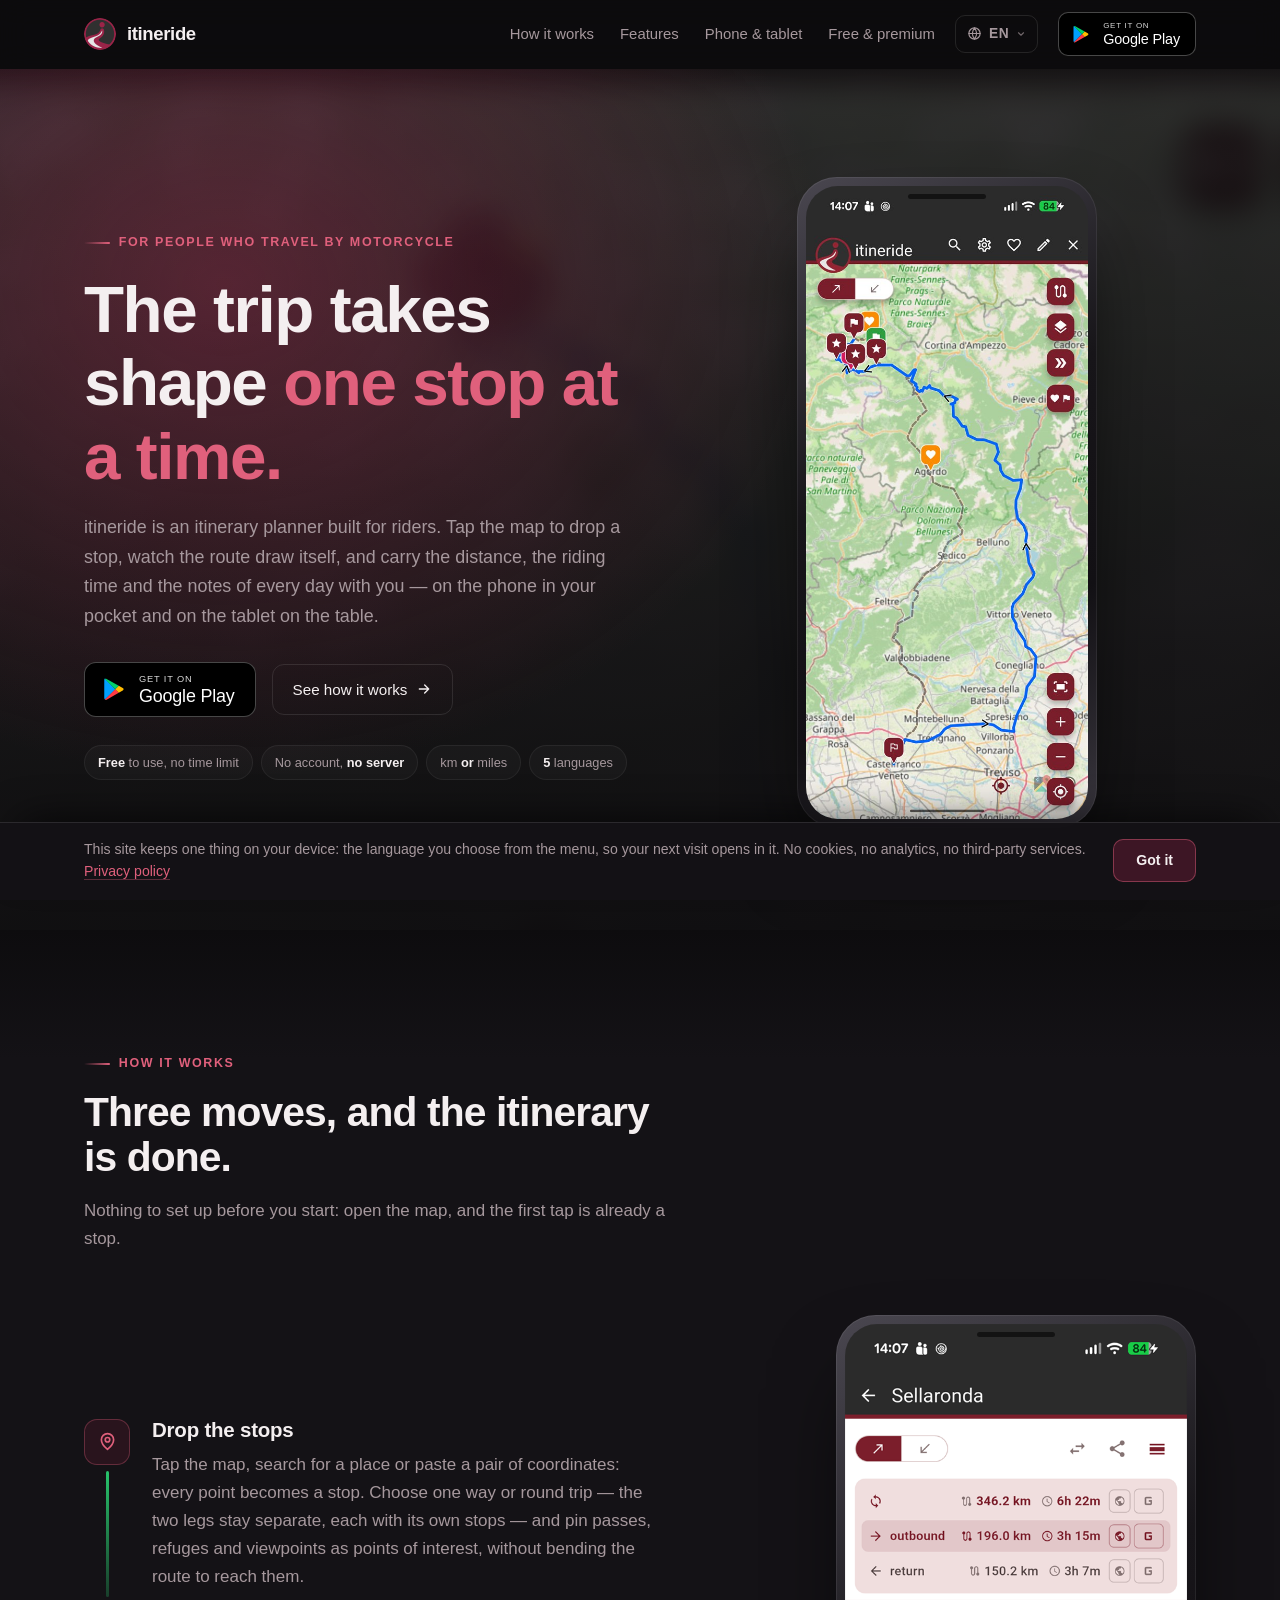
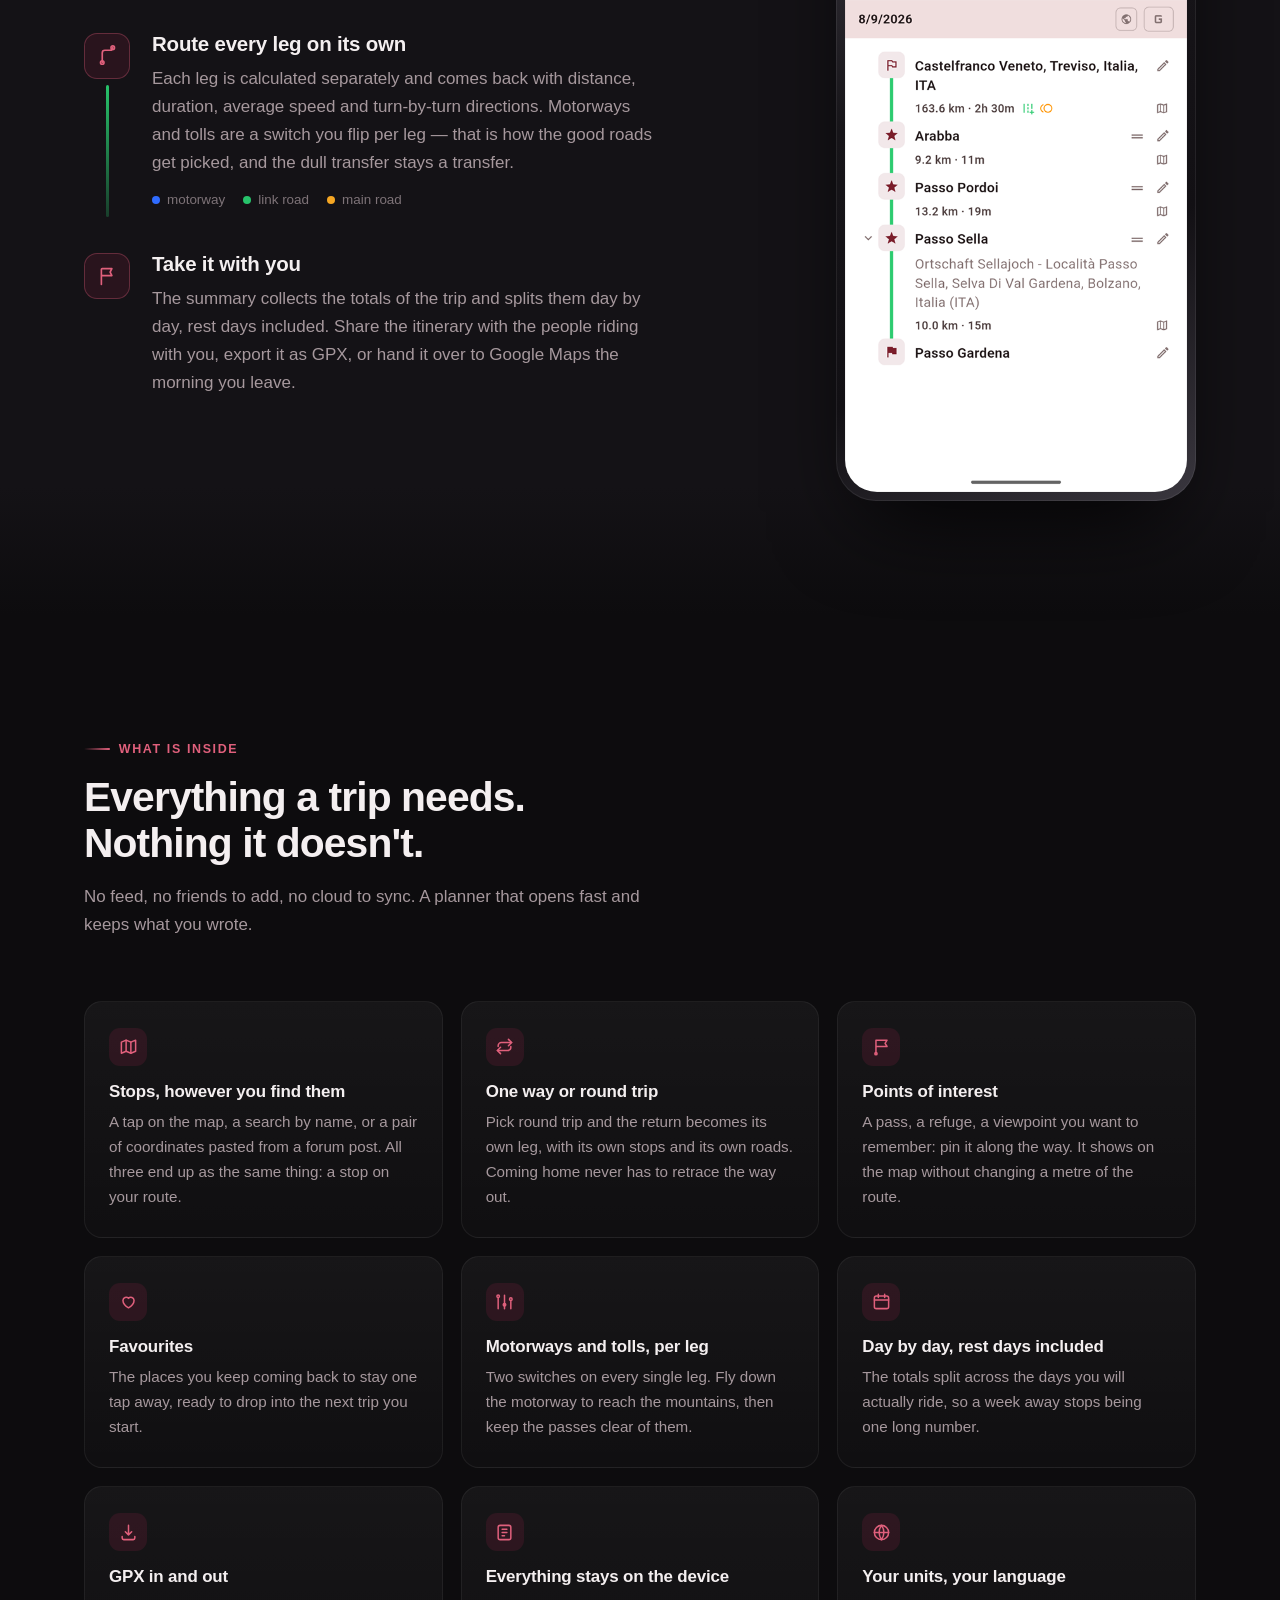
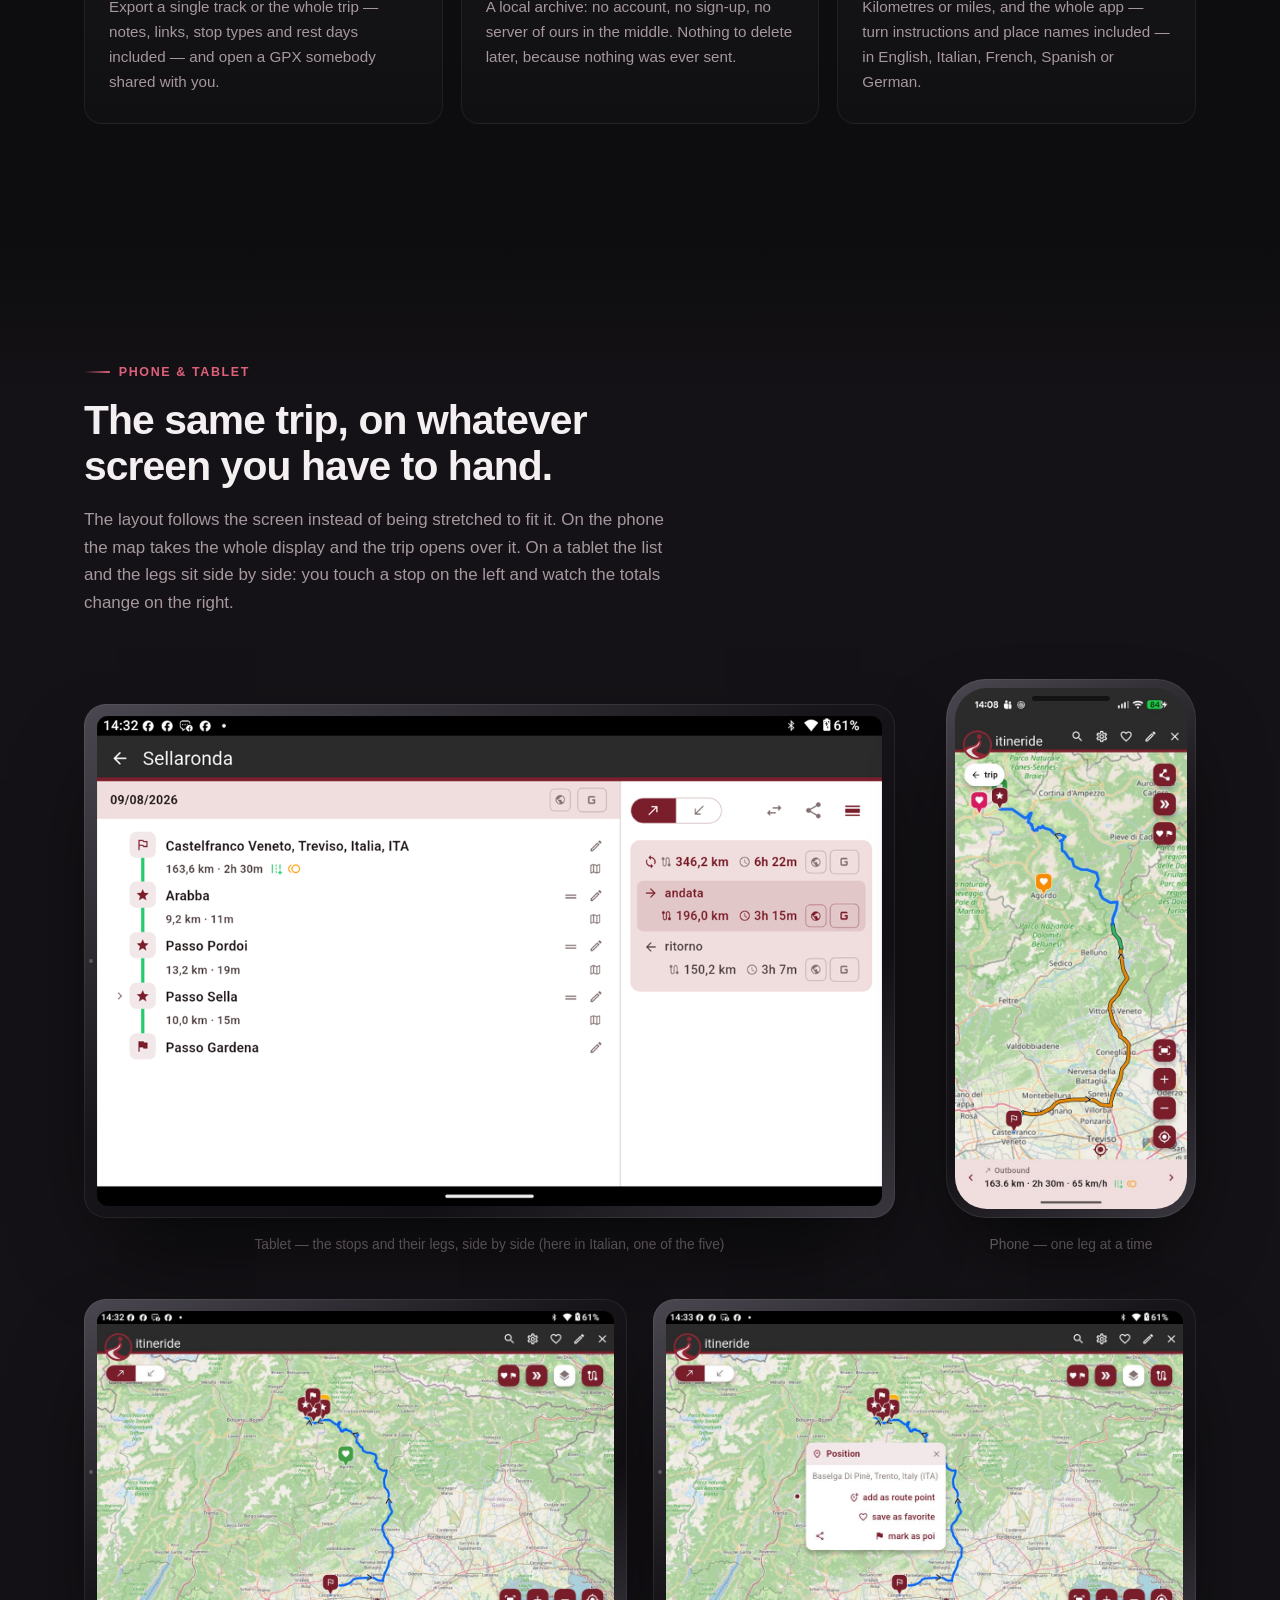
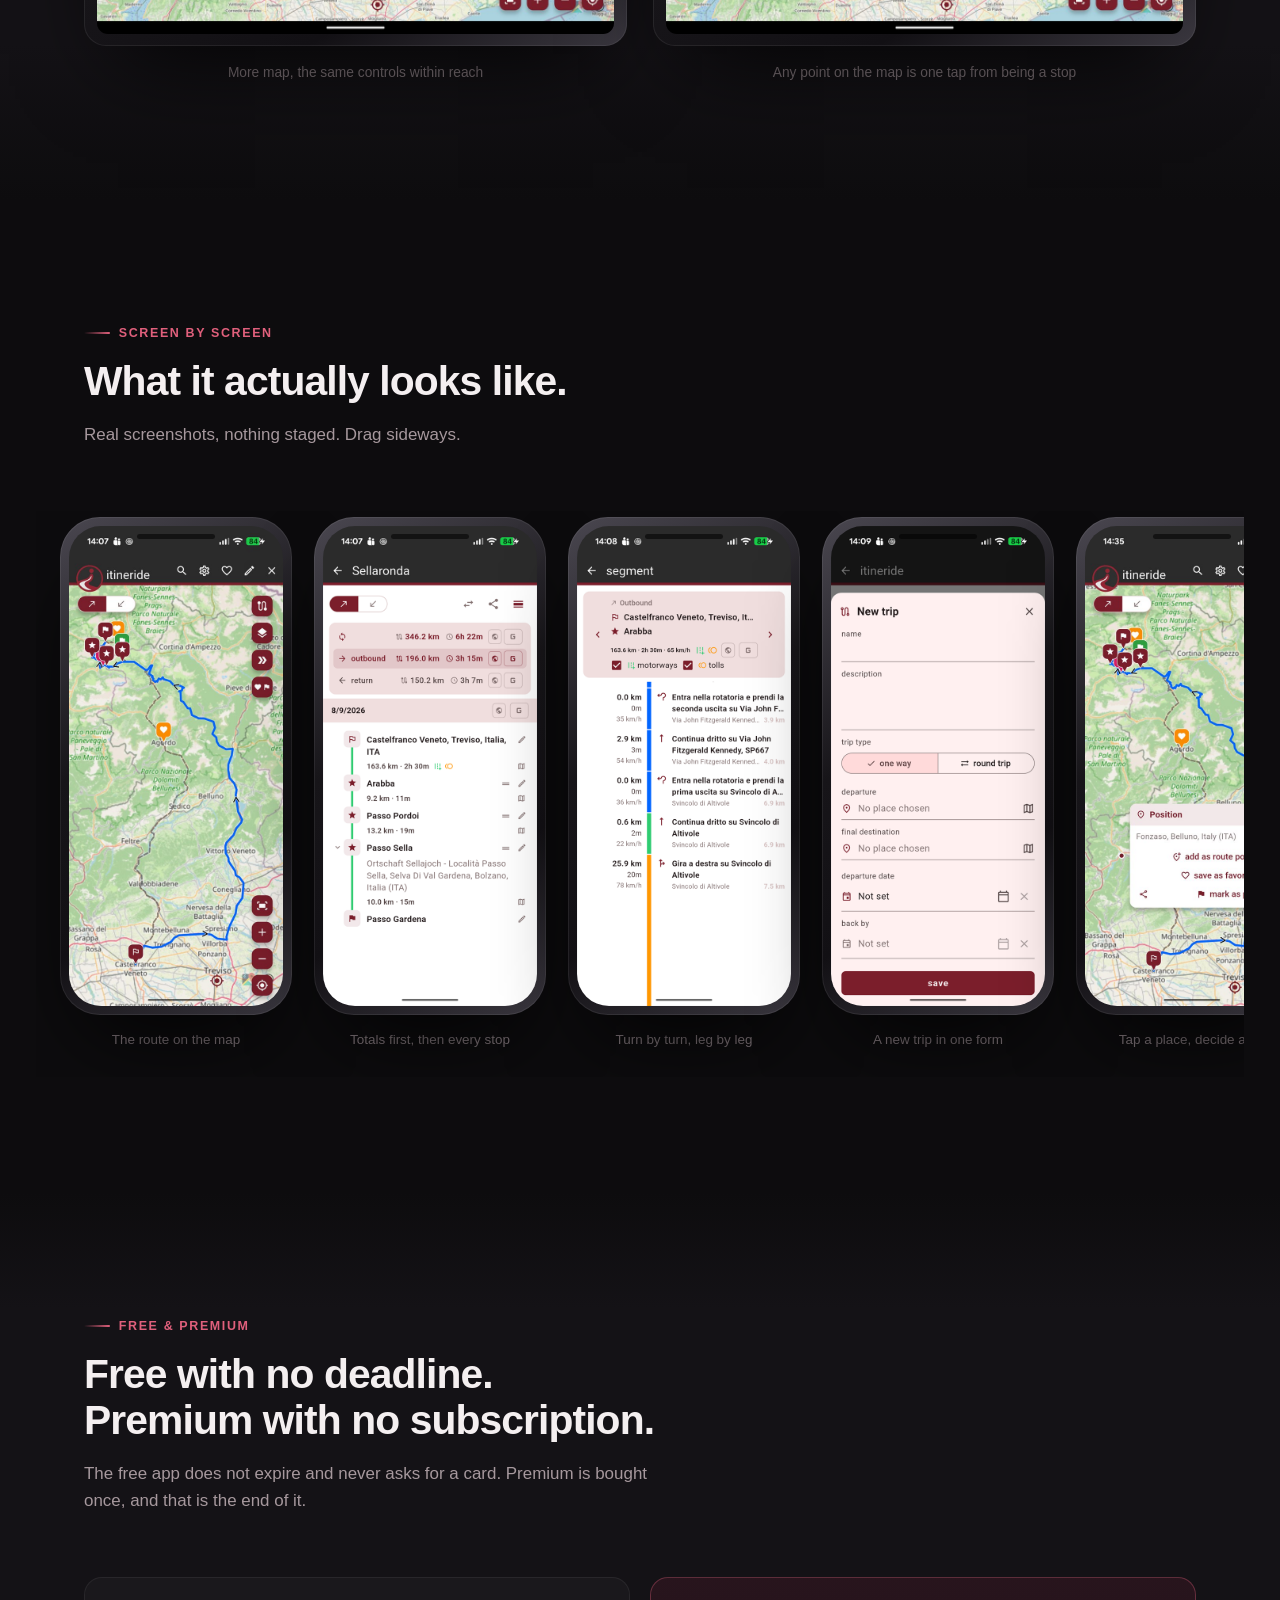
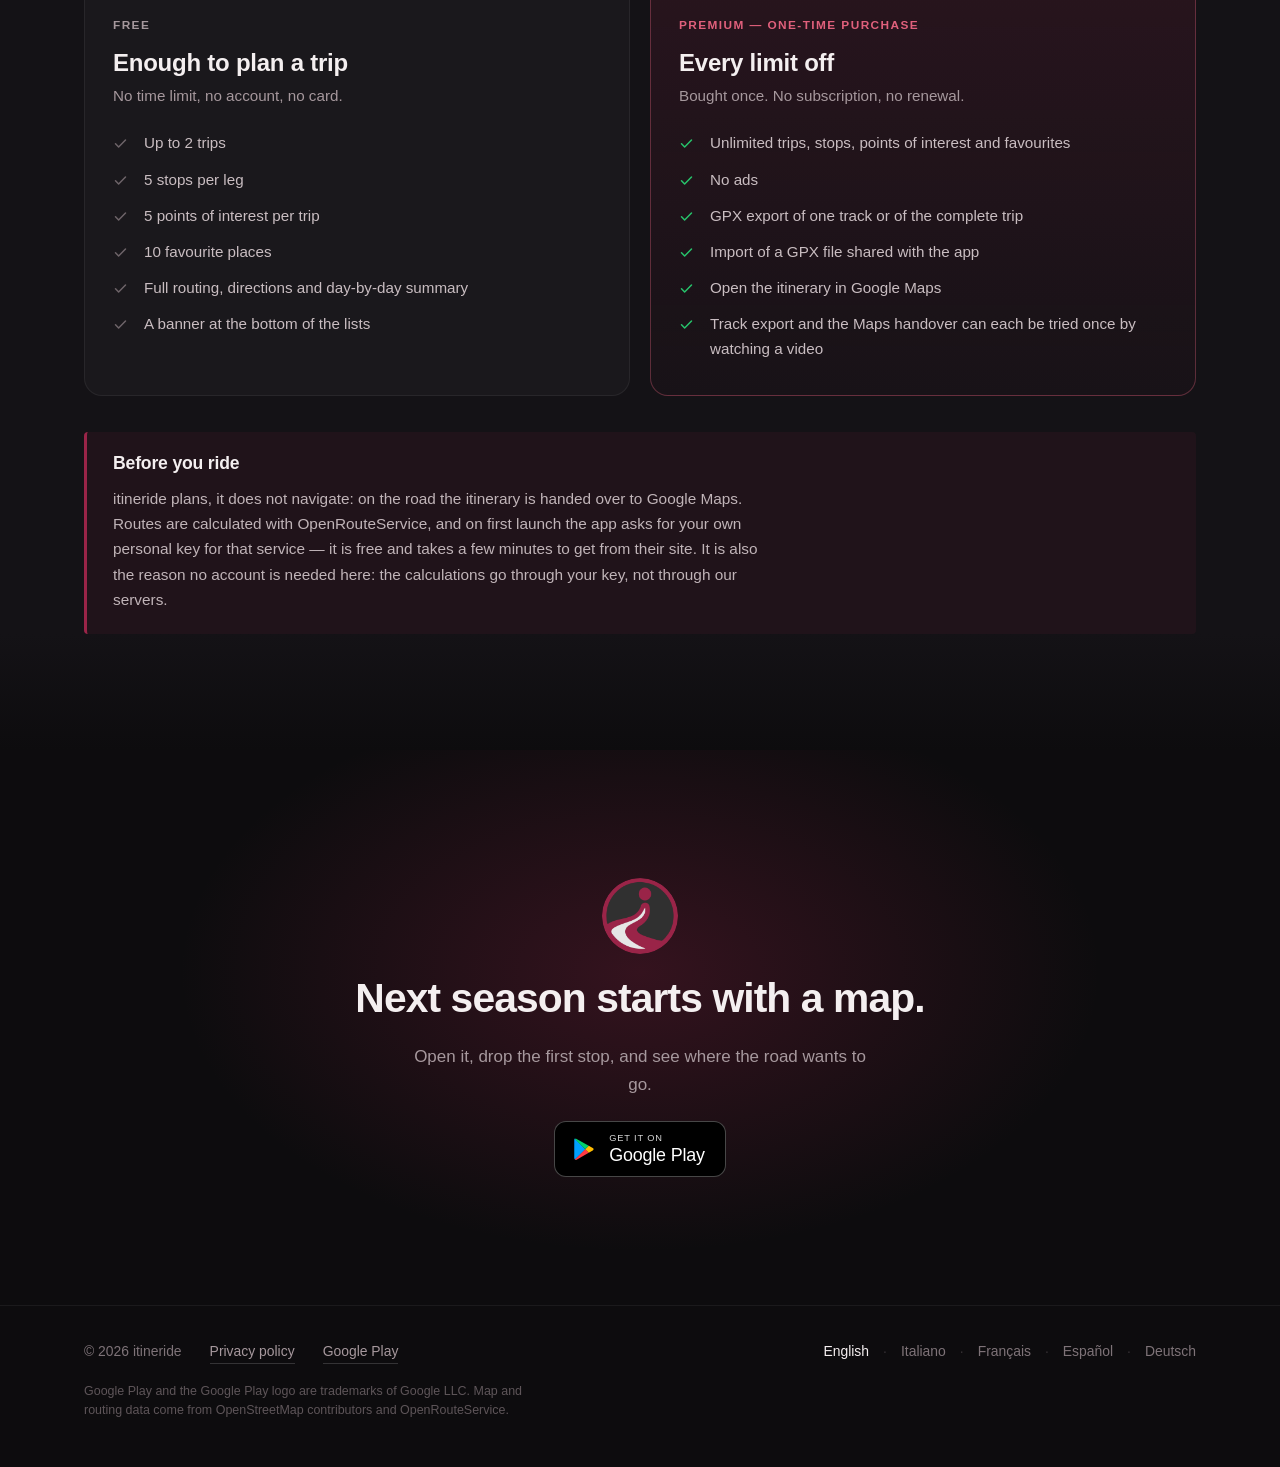
<file: index.html>
<!DOCTYPE html>
<html lang="en">
<head>
<meta charset="utf-8">
<meta name="viewport" content="width=device-width, initial-scale=1">
<title>itineride — the itinerary planner for motorcycle trips</title>
<meta name="description" content="itineride is an itinerary planner made for people who travel by motorcycle: drop the stops, route every leg on its own, carry the distance, riding time and notes of every day. On phone and tablet. No account, no server.">
<link rel="icon" href="assets/icon.png" type="image/png">
<link rel="apple-touch-icon" href="assets/icon.png">

<meta property="og:type" content="website">
<meta property="og:title" content="itineride — the itinerary planner for motorcycle trips">
<meta property="og:description" content="Drop the stops, route every leg on its own, carry the distance, riding time and notes of every day. On phone and tablet.">
<meta property="og:image" content="assets/icon.png">
<meta name="theme-color" content="#0D0C0E">

<link rel="alternate" hreflang="en" href="index.html">
<link rel="alternate" hreflang="it" href="it.html">
<link rel="alternate" hreflang="fr" href="fr.html">
<link rel="alternate" hreflang="es" href="es.html">
<link rel="alternate" hreflang="de" href="de.html">
<link rel="alternate" hreflang="x-default" href="index.html">

<script>
/* Only this page routes by browser language: it is the entry point, the one
   hreflang calls x-default. The four translated pages never redirect — a link
   somebody shared is already a choice, and bouncing it elsewhere would break it.
   The rule below mirrors lib/l10n/app_locales.dart in the app, affinity table
   included, so the site and the app land a given device on the same language.
   Inline and before the stylesheet on purpose: any later and the visitor would
   see English flash by before the jump. */
(function () {
  var PAGES = { en: 'index.html', it: 'it.html', fr: 'fr.html', es: 'es.html', de: 'de.html' };

  /* Which of our five a language we do not have resembles most. Not a family
     tree but a practical call: how much of a text a speaker can actually get.
     Scandinavian languages are left out deliberately — English is understood
     better than German there, and with no entry here that is where they land. */
  var AFFINITY = {
    pt: 'es', gl: 'es', ca: 'es', ast: 'es', an: 'es', ext: 'es', eu: 'es',
    qu: 'es', gn: 'es', ay: 'es',
    ro: 'it', co: 'it', sc: 'it', scn: 'it', nap: 'it', vec: 'it', lmo: 'it',
    pms: 'it', lij: 'it', fur: 'it', lld: 'it', rm: 'it', mt: 'it',
    oc: 'fr', br: 'fr', wa: 'fr', ht: 'fr', mg: 'fr', wo: 'fr', ln: 'fr',
    rw: 'fr', sg: 'fr',
    nl: 'de', af: 'de', fy: 'de', nds: 'de', lb: 'de', gsw: 'de', bar: 'de',
    yi: 'de'
  };

  var KEY = 'itineride.lang';

  function remember(code) { try { localStorage.setItem(KEY, code); } catch (e) {} }
  function remembered() { try { return localStorage.getItem(KEY); } catch (e) { return null; } }

  function base(tag) { return String(tag).toLowerCase().split('-')[0]; }

  function resolve(list) {
    var i, code;

    // Two passes, not one: someone who set Dutch and then English wants real
    // English, not the German that is merely close to their first choice.
    for (i = 0; i < list.length; i++) {
      code = base(list[i]);
      if (PAGES[code]) return code;
    }
    for (i = 0; i < list.length; i++) {
      code = AFFINITY[base(list[i])];
      if (code) return code;
    }
    return 'en';
  }

  // ?lang=xx means the visitor asked for this page by hand — from the language
  // menu of a translated page. It is remembered and never overridden.
  var asked = (location.search.match(/[?&]lang=([a-zA-Z-]+)/) || [])[1];
  if (asked && PAGES[base(asked)]) {
    remember(base(asked));
    if (window.history && history.replaceState) {
      history.replaceState(null, '', location.pathname + location.hash);
    }
    return;
  }

  var chosen = remembered() || resolve(navigator.languages || [navigator.language || 'en']);
  if (!PAGES[chosen] || chosen === 'en') return;

  // replace(), not assign(): a redirect in the history would trap the back button.
  location.replace(PAGES[chosen] + location.search + location.hash);
})();
</script>

<link rel="stylesheet" href="assets/site.css?v=2">
</head>
<body id="top">

<!-- ══════════════════════════ top bar ══════════════════════════ -->
<header class="topbar" id="topbar">
  <div class="wrap">
    <a class="brand" href="#top"><img src="assets/icon.png" alt=""> itineride</a>
    <nav class="navlinks">
      <a href="#how">How it works</a>
      <a href="#features">Features</a>
      <a href="#devices">Phone &amp; tablet</a>
      <a href="#plans">Free &amp; premium</a>
    </nav>

    <details class="lang">
      <summary title="Language">
        <svg class="globe" viewBox="0 0 24 24" fill="none" stroke="currentColor" stroke-width="1.9" stroke-linecap="round" stroke-linejoin="round" aria-hidden="true"><circle cx="12" cy="12" r="9"/><path d="M3 12h18M12 3a15 15 0 0 1 0 18 15 15 0 0 1 0-18z"/></svg>
        EN
        <svg class="chev" viewBox="0 0 24 24" fill="none" stroke="currentColor" stroke-width="2.6" stroke-linecap="round" stroke-linejoin="round" aria-hidden="true"><path d="M6 9l6 6 6-6"/></svg>
      </summary>
      <div class="lang__menu">
        <a href="index.html?lang=en" hreflang="en" aria-current="page">English <span>en</span></a>
        <a href="it.html?lang=it" hreflang="it">Italiano <span>it</span></a>
        <a href="fr.html?lang=fr" hreflang="fr">Français <span>fr</span></a>
        <a href="es.html?lang=es" hreflang="es">Español <span>es</span></a>
        <a href="de.html?lang=de" hreflang="de">Deutsch <span>de</span></a>
      </div>
    </details>

    <a class="play play--sm" href="https://play.google.com/store/apps/details?id=it.boschin.itineride&amp;hl=en" target="_blank" rel="noopener">
      <svg viewBox="0 0 24 24" aria-hidden="true">
        <path d="M3.6 2.3A1.6 1.6 0 0 0 3 3.6v16.8c0 .53.2 1 .6 1.3l.1.08 9.4-9.4v-.22L3.6 2.3z" fill="#00A0FF"/>
        <path d="M16.3 15.5l-3.2-3.1v-.23l3.2-3.15.08.05 3.72 2.12c1.06.6 1.06 1.6 0 2.2l-3.72 2.11-.08z" fill="#FFBC00"/>
        <path d="M16.38 15.45L13.1 12.28l-9.5 9.5c.35.37.93.42 1.58.05l11.2-6.38" fill="#FF3A44"/>
        <path d="M16.38 9.1L5.18 2.73c-.65-.37-1.23-.32-1.58.05l9.5 9.5 3.28-3.18z" fill="#00D26A"/>
      </svg>
      <span class="txt"><small>Get it on</small><strong>Google Play</strong></span>
    </a>
  </div>
</header>

<!-- ══════════════════════════ hero ══════════════════════════ -->
<section class="hero">
  <div class="hero__bg"><img src="assets/tablet-map.jpg" alt="" aria-hidden="true"></div>
  <div class="wrap">
    <div>
      <span class="eyebrow">for people who travel by motorcycle</span>
      <h1>The trip takes shape <em>one stop at a time.</em></h1>
      <p class="lead">
        itineride is an itinerary planner built for riders. Tap the map to drop a stop, watch the
        route draw itself, and carry the distance, the riding time and the notes of every day with
        you — on the phone in your pocket and on the tablet on the table.
      </p>

      <div class="cta">
        <a class="play" href="https://play.google.com/store/apps/details?id=it.boschin.itineride&amp;hl=en" target="_blank" rel="noopener">
          <svg viewBox="0 0 24 24" aria-hidden="true">
            <path d="M3.6 2.3A1.6 1.6 0 0 0 3 3.6v16.8c0 .53.2 1 .6 1.3l.1.08 9.4-9.4v-.22L3.6 2.3z" fill="#00A0FF"/>
            <path d="M16.3 15.5l-3.2-3.1v-.23l3.2-3.15.08.05 3.72 2.12c1.06.6 1.06 1.6 0 2.2l-3.72 2.11-.08z" fill="#FFBC00"/>
            <path d="M16.38 15.45L13.1 12.28l-9.5 9.5c.35.37.93.42 1.58.05l11.2-6.38" fill="#FF3A44"/>
            <path d="M16.38 9.1L5.18 2.73c-.65-.37-1.23-.32-1.58.05l9.5 9.5 3.28-3.18z" fill="#00D26A"/>
          </svg>
          <span class="txt"><small>Get it on</small><strong>Google Play</strong></span>
        </a>
        <a class="ghost" href="#how">
          See how it works
          <svg viewBox="0 0 24 24" width="16" height="16" fill="none" stroke="currentColor" stroke-width="2" stroke-linecap="round" stroke-linejoin="round" aria-hidden="true"><path d="M5 12h14M13 6l6 6-6 6"/></svg>
        </a>
      </div>

      <div class="chips">
        <span class="chip"><b>Free</b> to use, no time limit</span>
        <span class="chip">No account, <b>no server</b></span>
        <span class="chip">km <b>or</b> miles</span>
        <span class="chip"><b>5</b> languages</span>
      </div>
    </div>

    <div class="hero__device">
      <div class="phone">
        <img src="assets/phone-map.jpg" width="540" height="1212" alt="itineride on a phone: a route through the Dolomites drawn on the map, with stops and points of interest pinned along it.">
      </div>
    </div>
  </div>
</section>

<!-- ══════════════════════════ how it works ══════════════════════════ -->
<section class="band band--alt" id="how">
  <div class="wrap">
    <div class="sechead reveal">
      <span class="eyebrow">how it works</span>
      <h2>Three moves, and the itinerary is done.</h2>
      <p>Nothing to set up before you start: open the map, and the first tap is already a stop.</p>
    </div>

    <div class="stepsgrid">
      <div class="reveal">

        <div class="step">
          <div class="step__rail">
            <div class="step__pin">
              <svg viewBox="0 0 24 24" fill="none" stroke="currentColor" stroke-width="1.9" stroke-linecap="round" stroke-linejoin="round" aria-hidden="true"><path d="M12 21s7-5.5 7-11a7 7 0 1 0-14 0c0 5.5 7 11 7 11z"/><circle cx="12" cy="10" r="2.6"/></svg>
            </div>
            <div class="step__line"></div>
          </div>
          <div class="step__body">
            <h3>Drop the stops</h3>
            <p>
              Tap the map, search for a place or paste a pair of coordinates: every point becomes a
              stop. Choose one way or round trip — the two legs stay separate, each with its own
              stops — and pin passes, refuges and viewpoints as points of interest, without bending
              the route to reach them.
            </p>
          </div>
        </div>

        <div class="step">
          <div class="step__rail">
            <div class="step__pin">
              <svg viewBox="0 0 24 24" fill="none" stroke="currentColor" stroke-width="1.9" stroke-linecap="round" stroke-linejoin="round" aria-hidden="true"><path d="M6 20V9a3 3 0 0 1 3-3h6a3 3 0 0 0 3-3"/><circle cx="6" cy="20" r="2"/><circle cx="18" cy="3" r="2"/></svg>
            </div>
            <div class="step__line"></div>
          </div>
          <div class="step__body">
            <h3>Route every leg on its own</h3>
            <p>
              Each leg is calculated separately and comes back with distance, duration, average
              speed and turn-by-turn directions. Motorways and tolls are a switch you flip per leg —
              that is how the good roads get picked, and the dull transfer stays a transfer.
            </p>
            <div class="step__meta">
              <span><i class="dot" style="background:#2F6BFF"></i> motorway</span>
              <span><i class="dot" style="background:#27C36B"></i> link road</span>
              <span><i class="dot" style="background:#F5A623"></i> main road</span>
            </div>
          </div>
        </div>

        <div class="step">
          <div class="step__rail">
            <div class="step__pin">
              <svg viewBox="0 0 24 24" fill="none" stroke="currentColor" stroke-width="1.9" stroke-linecap="round" stroke-linejoin="round" aria-hidden="true"><path d="M5 21V4a1 1 0 0 1 1-1h11l-2 4 2 4H6"/></svg>
            </div>
            <div class="step__line"></div>
          </div>
          <div class="step__body">
            <h3>Take it with you</h3>
            <p>
              The summary collects the totals of the trip and splits them day by day, rest days
              included. Share the itinerary with the people riding with you, export it as GPX, or
              hand it over to Google Maps the morning you leave.
            </p>
          </div>
        </div>

      </div>

      <div class="reveal">
        <div class="phone">
          <img loading="lazy" src="assets/phone-trip.png" width="540" height="1212" alt="The trip page: outbound and return totals at the top, then the list of stops with the distance and time between each one.">
        </div>
      </div>
    </div>
  </div>
</section>

<!-- ══════════════════════════ features ══════════════════════════ -->
<section class="band" id="features">
  <div class="wrap">
    <div class="sechead reveal">
      <span class="eyebrow">what is inside</span>
      <h2>Everything a trip needs. Nothing it doesn't.</h2>
      <p>No feed, no friends to add, no cloud to sync. A planner that opens fast and keeps what you wrote.</p>
    </div>

    <div class="grid3">

      <div class="card reveal">
        <div class="card__ico"><svg viewBox="0 0 24 24" fill="none" stroke="currentColor" stroke-width="1.9" stroke-linecap="round" stroke-linejoin="round"><path d="m9 4 6 2.5L21 4v14l-6 2.5L9 18l-6 2.5V6.5z"/><path d="M9 4v14M15 6.5v14"/></svg></div>
        <h3>Stops, however you find them</h3>
        <p>A tap on the map, a search by name, or a pair of coordinates pasted from a forum post. All three end up as the same thing: a stop on your route.</p>
      </div>

      <div class="card reveal">
        <div class="card__ico"><svg viewBox="0 0 24 24" fill="none" stroke="currentColor" stroke-width="1.9" stroke-linecap="round" stroke-linejoin="round"><path d="M17 3l4 4-4 4"/><path d="M21 7H8a4 4 0 0 0-4 4v1"/><path d="M7 21l-4-4 4-4"/><path d="M3 17h13a4 4 0 0 0 4-4v-1"/></svg></div>
        <h3>One way or round trip</h3>
        <p>Pick round trip and the return becomes its own leg, with its own stops and its own roads. Coming home never has to retrace the way out.</p>
      </div>

      <div class="card reveal">
        <div class="card__ico"><svg viewBox="0 0 24 24" fill="none" stroke="currentColor" stroke-width="1.9" stroke-linecap="round" stroke-linejoin="round"><path d="M5 21V4h14l-2.5 4L19 12H5"/><circle cx="5" cy="21" r="1.4"/></svg></div>
        <h3>Points of interest</h3>
        <p>A pass, a refuge, a viewpoint you want to remember: pin it along the way. It shows on the map without changing a metre of the route.</p>
      </div>

      <div class="card reveal">
        <div class="card__ico"><svg viewBox="0 0 24 24" fill="none" stroke="currentColor" stroke-width="1.9" stroke-linecap="round" stroke-linejoin="round"><path d="M12 20s-7-4.4-7-9.4A4.1 4.1 0 0 1 12 8a4.1 4.1 0 0 1 7 2.6c0 5-7 9.4-7 9.4z"/></svg></div>
        <h3>Favourites</h3>
        <p>The places you keep coming back to stay one tap away, ready to drop into the next trip you start.</p>
      </div>

      <div class="card reveal">
        <div class="card__ico"><svg viewBox="0 0 24 24" fill="none" stroke="currentColor" stroke-width="1.9" stroke-linecap="round" stroke-linejoin="round"><path d="M4 21V8M12 21V4M20 21v-9"/><circle cx="4" cy="5.5" r="1.6"/><circle cx="12" cy="16" r="1.6"/><circle cx="20" cy="9" r="1.6"/></svg></div>
        <h3>Motorways and tolls, per leg</h3>
        <p>Two switches on every single leg. Fly down the motorway to reach the mountains, then keep the passes clear of them.</p>
      </div>

      <div class="card reveal">
        <div class="card__ico"><svg viewBox="0 0 24 24" fill="none" stroke="currentColor" stroke-width="1.9" stroke-linecap="round" stroke-linejoin="round"><rect x="3" y="5" width="18" height="16" rx="2.5"/><path d="M3 10h18M8 3v4M16 3v4"/></svg></div>
        <h3>Day by day, rest days included</h3>
        <p>The totals split across the days you will actually ride, so a week away stops being one long number.</p>
      </div>

      <div class="card reveal">
        <div class="card__ico"><svg viewBox="0 0 24 24" fill="none" stroke="currentColor" stroke-width="1.9" stroke-linecap="round" stroke-linejoin="round"><path d="M12 3v12M8 11l4 4 4-4"/><path d="M4 17v2a2 2 0 0 0 2 2h12a2 2 0 0 0 2-2v-2"/></svg></div>
        <h3>GPX in and out</h3>
        <p>Export a single track or the whole trip — notes, links, stop types and rest days included — and open a GPX somebody shared with you.</p>
      </div>

      <div class="card reveal">
        <div class="card__ico"><svg viewBox="0 0 24 24" fill="none" stroke="currentColor" stroke-width="1.9" stroke-linecap="round" stroke-linejoin="round"><rect x="4" y="3" width="16" height="18" rx="2.5"/><path d="M9 8h6M9 12h6M9 16h3"/></svg></div>
        <h3>Everything stays on the device</h3>
        <p>A local archive: no account, no sign-up, no server of ours in the middle. Nothing to delete later, because nothing was ever sent.</p>
      </div>

      <div class="card reveal">
        <div class="card__ico"><svg viewBox="0 0 24 24" fill="none" stroke="currentColor" stroke-width="1.9" stroke-linecap="round" stroke-linejoin="round"><circle cx="12" cy="12" r="9"/><path d="M3 12h18M12 3a15 15 0 0 1 0 18 15 15 0 0 1 0-18z"/></svg></div>
        <h3>Your units, your language</h3>
        <p>Kilometres or miles, and the whole app — turn instructions and place names included — in English, Italian, French, Spanish or German.</p>
      </div>

    </div>
  </div>
</section>

<!-- ══════════════════════════ phone + tablet ══════════════════════════ -->
<section class="band band--alt" id="devices">
  <div class="wrap">
    <div class="sechead reveal">
      <span class="eyebrow">phone &amp; tablet</span>
      <h2>The same trip, on whatever screen you have to hand.</h2>
      <p>
        The layout follows the screen instead of being stretched to fit it. On the phone the map
        takes the whole display and the trip opens over it. On a tablet the list and the legs sit
        side by side: you touch a stop on the left and watch the totals change on the right.
      </p>
    </div>

    <div class="devices">
      <div class="reveal">
        <div class="tablet">
          <img loading="lazy" src="assets/tablet-split.png" width="1120" height="700" alt="itineride on a tablet: the list of stops on the left, the outbound and return legs with their totals on the right.">
        </div>
        <p class="caption">Tablet — the stops and their legs, side by side (here in Italian, one of the five)</p>
      </div>
      <div class="reveal">
        <div class="phone">
          <img loading="lazy" src="assets/phone-legs.jpg" width="540" height="1212" alt="itineride on a phone: the leg being ridden drawn in colour on the map, with distance, duration and average speed along the bottom.">
        </div>
        <p class="caption">Phone — one leg at a time</p>
      </div>
    </div>

    <div class="split2">
      <div class="reveal">
        <div class="tablet">
          <img loading="lazy" src="assets/tablet-map.jpg" width="1120" height="700" alt="itineride on a tablet: the full route across the Dolomites on a wide map, with the toolbars tucked into the corners.">
        </div>
        <p class="caption">More map, the same controls within reach</p>
      </div>
      <div class="reveal">
        <div class="tablet">
          <img loading="lazy" src="assets/tablet-position.jpg" width="1120" height="700" alt="A place picked on the tablet map, offering to add it as a route point, save it as a favourite or mark it as a point of interest.">
        </div>
        <p class="caption">Any point on the map is one tap from being a stop</p>
      </div>
    </div>
  </div>
</section>

<!-- ══════════════════════════ gallery ══════════════════════════ -->
<section class="band" id="screens">
  <div class="wrap">
    <div class="sechead reveal">
      <span class="eyebrow">screen by screen</span>
      <h2>What it actually looks like.</h2>
      <p>Real screenshots, nothing staged. Drag sideways.</p>
    </div>
  </div>

  <div class="railwrap reveal">
    <div class="rail">
      <figure class="shot">
        <div class="phone"><img loading="lazy" src="assets/phone-map.jpg" width="540" height="1212" alt="The route drawn on the map with stops and points of interest."></div>
        <figcaption>The route on the map</figcaption>
      </figure>
      <figure class="shot">
        <div class="phone"><img loading="lazy" src="assets/phone-trip.png" width="540" height="1212" alt="The trip page with totals and the list of stops."></div>
        <figcaption>Totals first, then every stop</figcaption>
      </figure>
      <figure class="shot">
        <div class="phone"><img loading="lazy" src="assets/phone-turns.png" width="540" height="1212" alt="Turn-by-turn directions of one leg, with the motorway and toll switches."></div>
        <figcaption>Turn by turn, leg by leg</figcaption>
      </figure>
      <figure class="shot">
        <div class="phone"><img loading="lazy" src="assets/phone-new.png" width="540" height="1212" alt="The new trip form: name, description, one way or round trip, departure, destination and dates."></div>
        <figcaption>A new trip in one form</figcaption>
      </figure>
      <figure class="shot">
        <div class="phone"><img loading="lazy" src="assets/phone-position.jpg" width="540" height="1212" alt="A place tapped on the map, offering to add it as a route point, save it as a favourite or mark it as a point of interest."></div>
        <figcaption>Tap a place, decide after</figcaption>
      </figure>
      <figure class="shot">
        <div class="phone"><img loading="lazy" src="assets/phone-favs.jpg" width="540" height="1212" alt="The map covered in saved favourite places along a long route."></div>
        <figcaption>Favourites, all over the map</figcaption>
      </figure>
      <figure class="shot">
        <div class="phone"><img loading="lazy" src="assets/phone-settings.png" width="540" height="1212" alt="Settings: language, units in kilometres or miles, home place, confirmations and routing key."></div>
        <figcaption>Language and units, your call</figcaption>
      </figure>
    </div>
  </div>
</section>

<!-- ══════════════════════════ plans ══════════════════════════ -->
<section class="band band--alt" id="plans">
  <div class="wrap">
    <div class="sechead reveal">
      <span class="eyebrow">free &amp; premium</span>
      <h2>Free with no deadline. Premium with no subscription.</h2>
      <p>The free app does not expire and never asks for a card. Premium is bought once, and that is the end of it.</p>
    </div>

    <div class="plans">
      <div class="plan plan--free reveal">
        <span class="plan__tag">Free</span>
        <h3>Enough to plan a trip</h3>
        <p class="plan__note">No time limit, no account, no card.</p>
        <ul>
          <li><svg viewBox="0 0 24 24" fill="none" stroke="currentColor" stroke-width="2.4" stroke-linecap="round" stroke-linejoin="round"><path d="M4 12.5 9 17.5 20 6.5"/></svg> Up to 2 trips</li>
          <li><svg viewBox="0 0 24 24" fill="none" stroke="currentColor" stroke-width="2.4" stroke-linecap="round" stroke-linejoin="round"><path d="M4 12.5 9 17.5 20 6.5"/></svg> 5 stops per leg</li>
          <li><svg viewBox="0 0 24 24" fill="none" stroke="currentColor" stroke-width="2.4" stroke-linecap="round" stroke-linejoin="round"><path d="M4 12.5 9 17.5 20 6.5"/></svg> 5 points of interest per trip</li>
          <li><svg viewBox="0 0 24 24" fill="none" stroke="currentColor" stroke-width="2.4" stroke-linecap="round" stroke-linejoin="round"><path d="M4 12.5 9 17.5 20 6.5"/></svg> 10 favourite places</li>
          <li><svg viewBox="0 0 24 24" fill="none" stroke="currentColor" stroke-width="2.4" stroke-linecap="round" stroke-linejoin="round"><path d="M4 12.5 9 17.5 20 6.5"/></svg> Full routing, directions and day-by-day summary</li>
          <li><svg viewBox="0 0 24 24" fill="none" stroke="currentColor" stroke-width="2.4" stroke-linecap="round" stroke-linejoin="round"><path d="M4 12.5 9 17.5 20 6.5"/></svg> A banner at the bottom of the lists</li>
        </ul>
      </div>

      <div class="plan plan--pro reveal">
        <span class="plan__tag">Premium — one-time purchase</span>
        <h3>Every limit off</h3>
        <p class="plan__note">Bought once. No subscription, no renewal.</p>
        <ul>
          <li><svg viewBox="0 0 24 24" fill="none" stroke="currentColor" stroke-width="2.4" stroke-linecap="round" stroke-linejoin="round"><path d="M4 12.5 9 17.5 20 6.5"/></svg> Unlimited trips, stops, points of interest and favourites</li>
          <li><svg viewBox="0 0 24 24" fill="none" stroke="currentColor" stroke-width="2.4" stroke-linecap="round" stroke-linejoin="round"><path d="M4 12.5 9 17.5 20 6.5"/></svg> No ads</li>
          <li><svg viewBox="0 0 24 24" fill="none" stroke="currentColor" stroke-width="2.4" stroke-linecap="round" stroke-linejoin="round"><path d="M4 12.5 9 17.5 20 6.5"/></svg> GPX export of one track or of the complete trip</li>
          <li><svg viewBox="0 0 24 24" fill="none" stroke="currentColor" stroke-width="2.4" stroke-linecap="round" stroke-linejoin="round"><path d="M4 12.5 9 17.5 20 6.5"/></svg> Import of a GPX file shared with the app</li>
          <li><svg viewBox="0 0 24 24" fill="none" stroke="currentColor" stroke-width="2.4" stroke-linecap="round" stroke-linejoin="round"><path d="M4 12.5 9 17.5 20 6.5"/></svg> Open the itinerary in Google Maps</li>
          <li><svg viewBox="0 0 24 24" fill="none" stroke="currentColor" stroke-width="2.4" stroke-linecap="round" stroke-linejoin="round"><path d="M4 12.5 9 17.5 20 6.5"/></svg> Track export and the Maps handover can each be tried once by watching a video</li>
        </ul>
      </div>
    </div>

    <div class="note reveal" style="margin-top:36px">
      <h3>Before you ride</h3>
      <p>
        itineride plans, it does not navigate: on the road the itinerary is handed over to Google
        Maps. Routes are calculated with OpenRouteService, and on first launch the app asks for your
        own personal key for that service — it is free and takes a few minutes to get from their
        site. It is also the reason no account is needed here: the calculations go through your key,
        not through our servers.
      </p>
    </div>
  </div>
</section>

<!-- ══════════════════════════ final cta ══════════════════════════ -->
<section class="final">
  <div class="wrap reveal">
    <img class="mark" src="assets/icon.png" alt="" width="76" height="76">
    <h2>Next season starts with a map.</h2>
    <p>Open it, drop the first stop, and see where the road wants to go.</p>
    <a class="play" href="https://play.google.com/store/apps/details?id=it.boschin.itineride&amp;hl=en" target="_blank" rel="noopener">
      <svg viewBox="0 0 24 24" aria-hidden="true">
        <path d="M3.6 2.3A1.6 1.6 0 0 0 3 3.6v16.8c0 .53.2 1 .6 1.3l.1.08 9.4-9.4v-.22L3.6 2.3z" fill="#00A0FF"/>
        <path d="M16.3 15.5l-3.2-3.1v-.23l3.2-3.15.08.05 3.72 2.12c1.06.6 1.06 1.6 0 2.2l-3.72 2.11-.08z" fill="#FFBC00"/>
        <path d="M16.38 15.45L13.1 12.28l-9.5 9.5c.35.37.93.42 1.58.05l11.2-6.38" fill="#FF3A44"/>
        <path d="M16.38 9.1L5.18 2.73c-.65-.37-1.23-.32-1.58.05l9.5 9.5 3.28-3.18z" fill="#00D26A"/>
      </svg>
      <span class="txt"><small>Get it on</small><strong>Google Play</strong></span>
    </a>
  </div>
</section>

<!-- ══════════════════════════ footer ══════════════════════════ -->
<footer>
  <div class="wrap">
    <span>© 2026 itineride</span>
    <a href="privacy-policy.html">Privacy policy</a>
    <a href="https://play.google.com/store/apps/details?id=it.boschin.itineride&amp;hl=en" target="_blank" rel="noopener">Google Play</a>
    <span class="spacer"></span>
    <span class="langrow">
      <a href="index.html?lang=en" hreflang="en" aria-current="page">English</a><i>·</i>
      <a href="it.html?lang=it" hreflang="it">Italiano</a><i>·</i>
      <a href="fr.html?lang=fr" hreflang="fr">Français</a><i>·</i>
      <a href="es.html?lang=es" hreflang="es">Español</a><i>·</i>
      <a href="de.html?lang=de" hreflang="de">Deutsch</a>
    </span>
  </div>
  <div class="wrap">
    <p class="legal">
      Google Play and the Google Play logo are trademarks of Google LLC. Map and routing data come
      from OpenStreetMap contributors and OpenRouteService.
    </p>
  </div>
</footer>

<!-- ══════════════════════════ storage notice ══════════════════════════ -->
<aside class="notice" id="notice" hidden aria-label="Storage notice">
  <div class="notice__in">
    <p>This site keeps one thing on your device: the language you choose from the menu, so your next visit opens in it. No cookies, no analytics, no third-party services. <a href="privacy-policy.html">Privacy policy</a></p>
    <button type="button">Got it</button>
  </div>
</aside>

<script src="assets/site.js?v=2"></script>

</body>
</html>
</file>
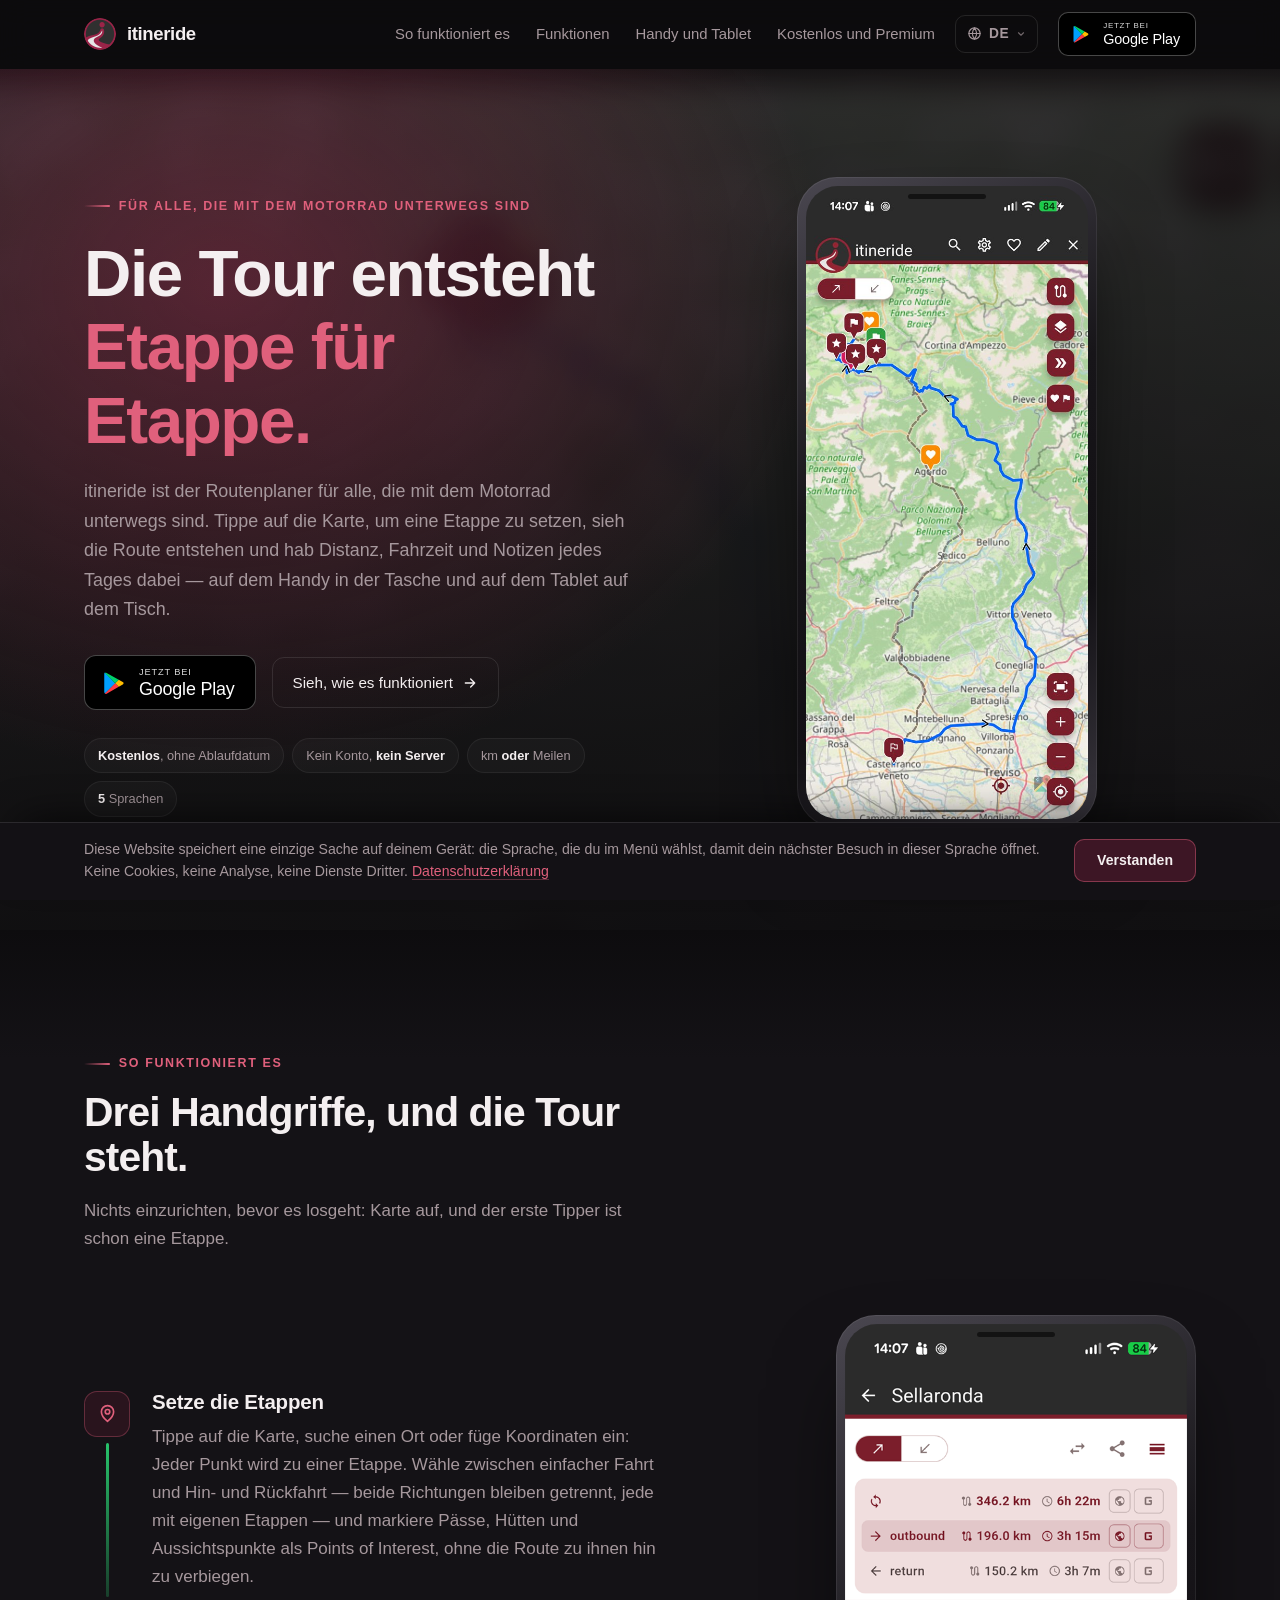
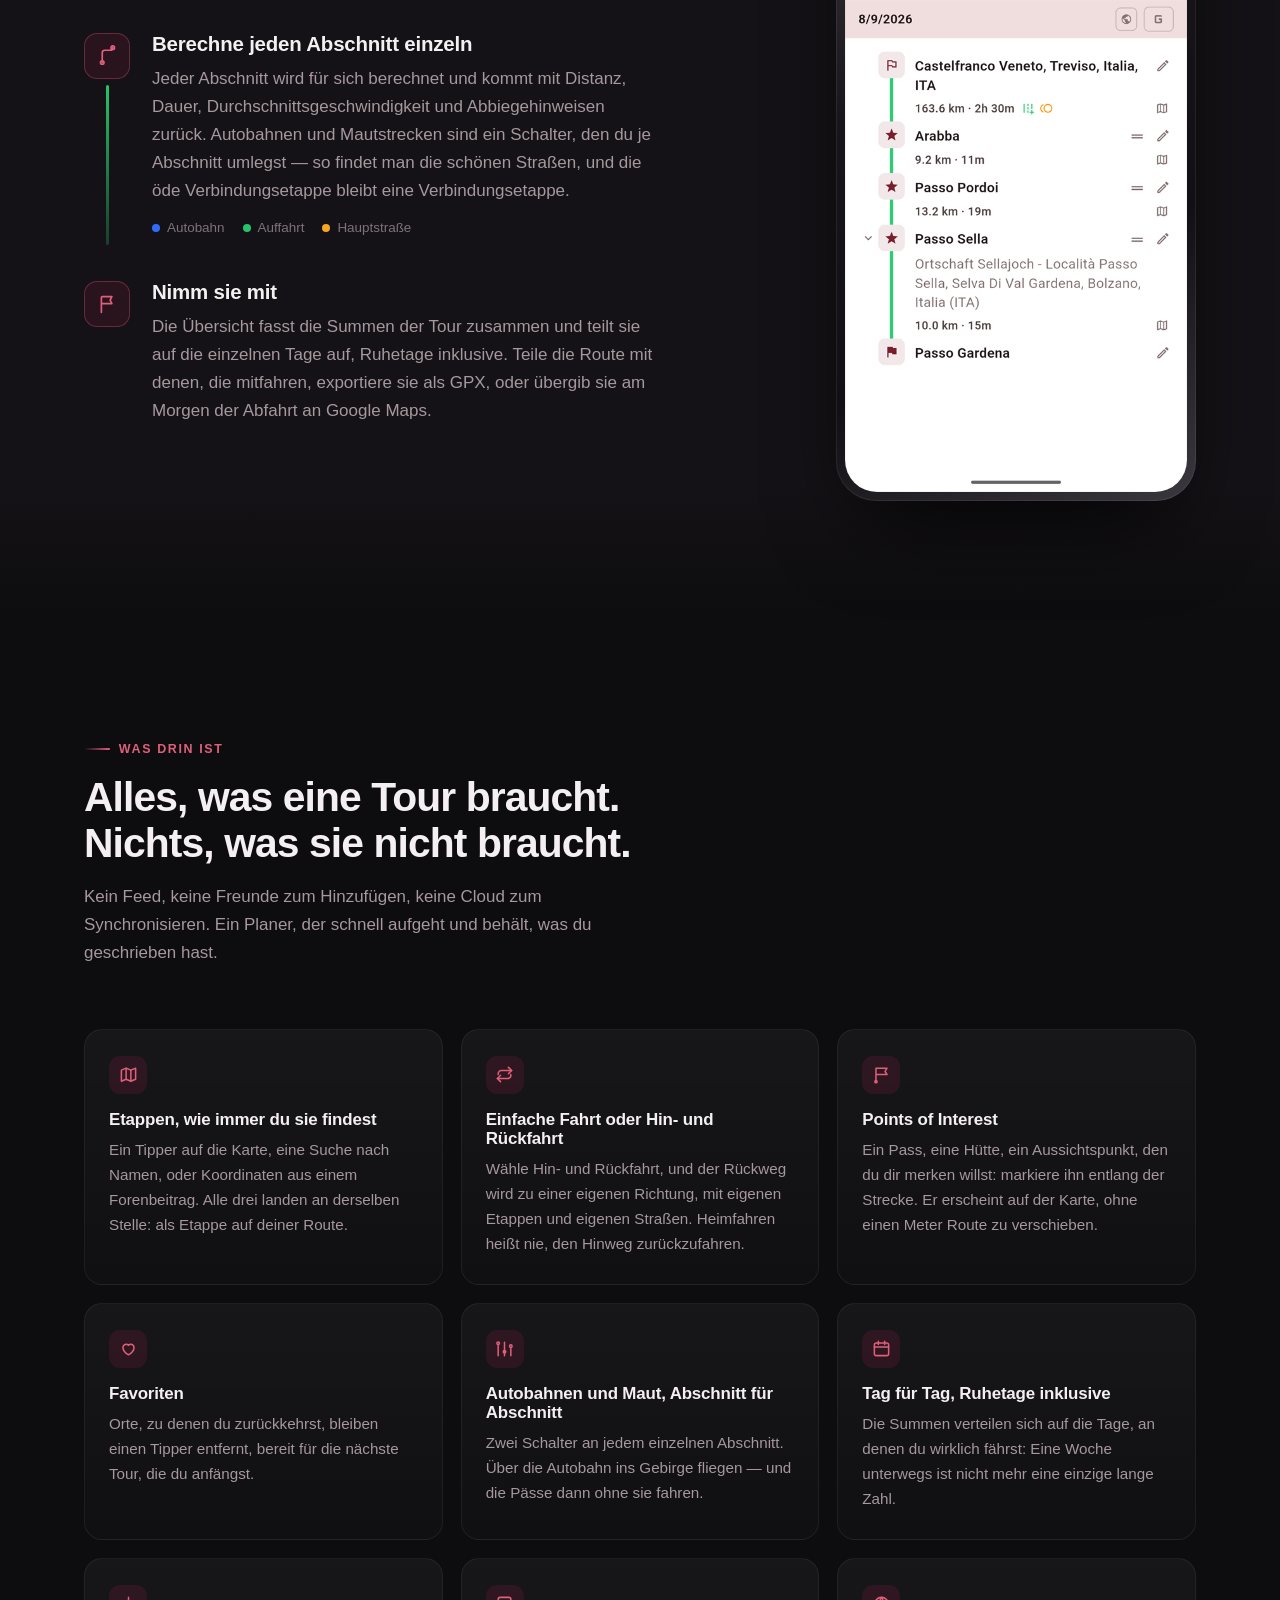
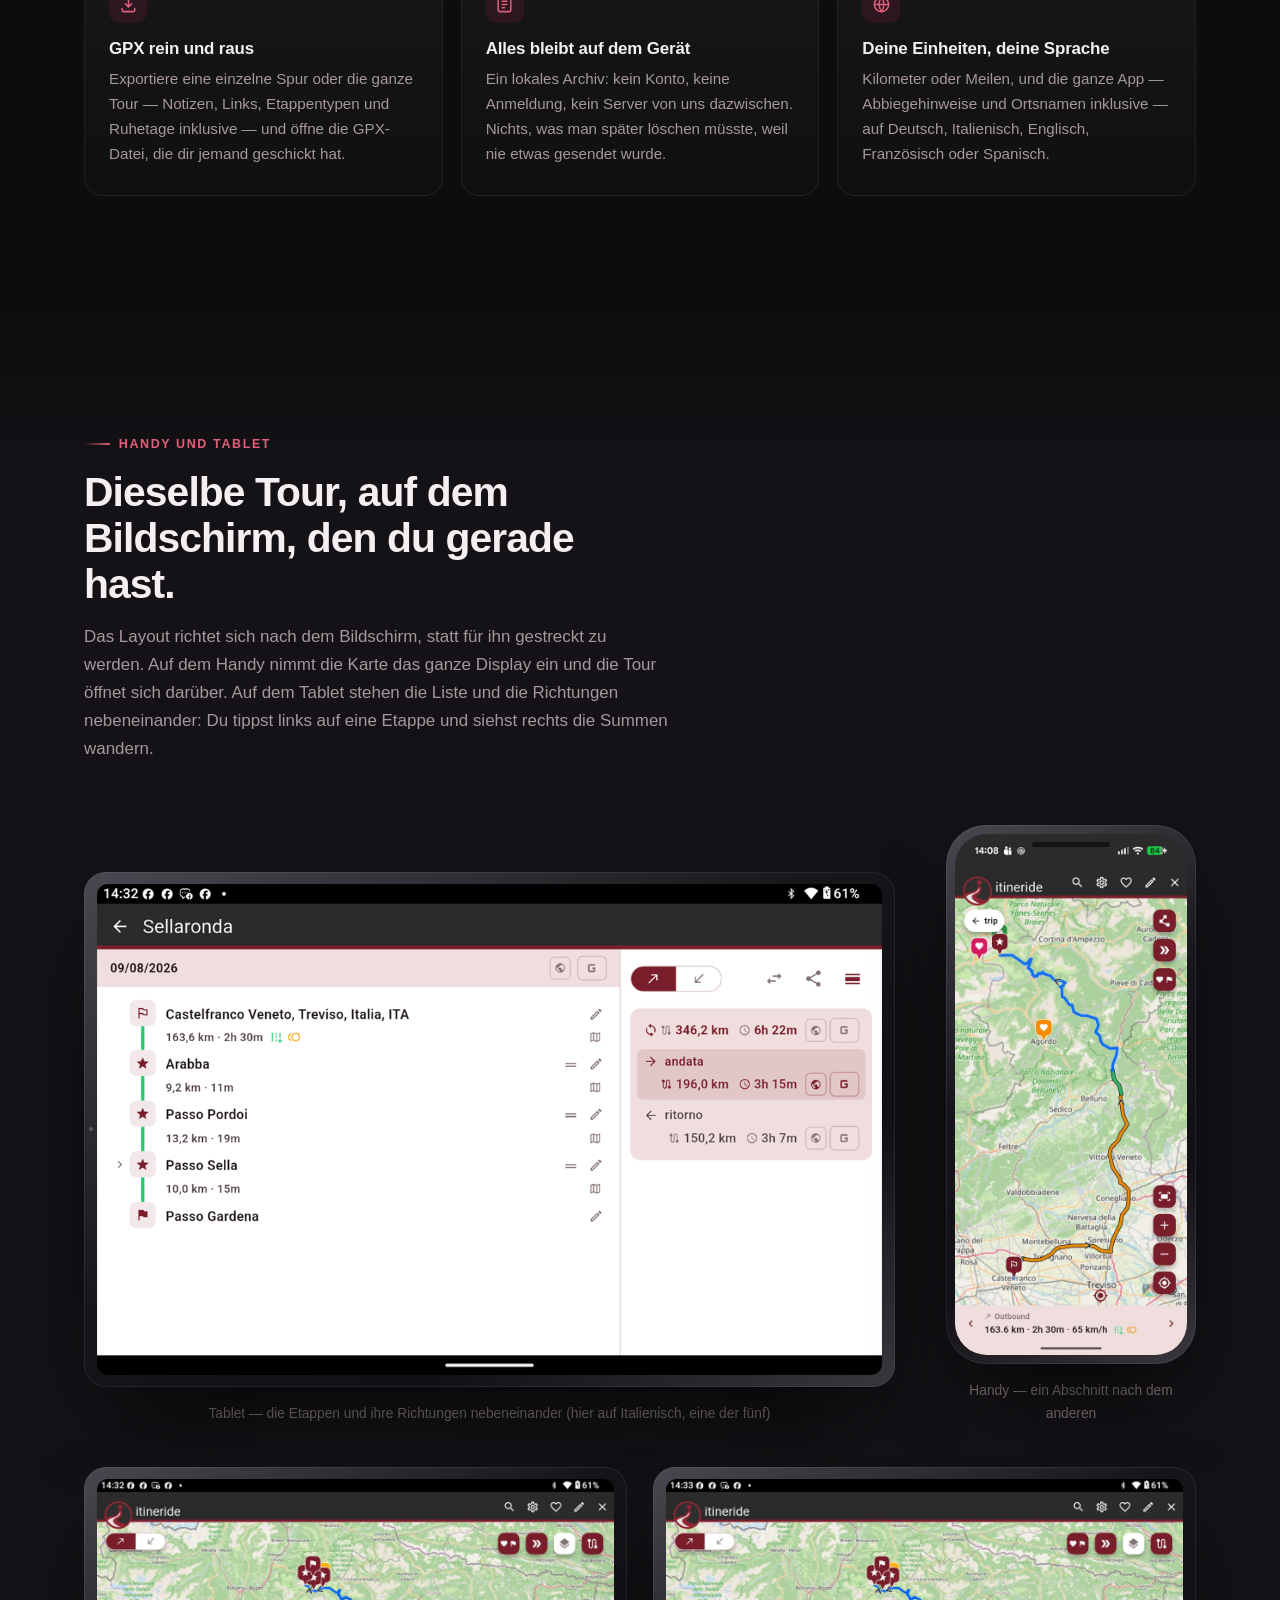
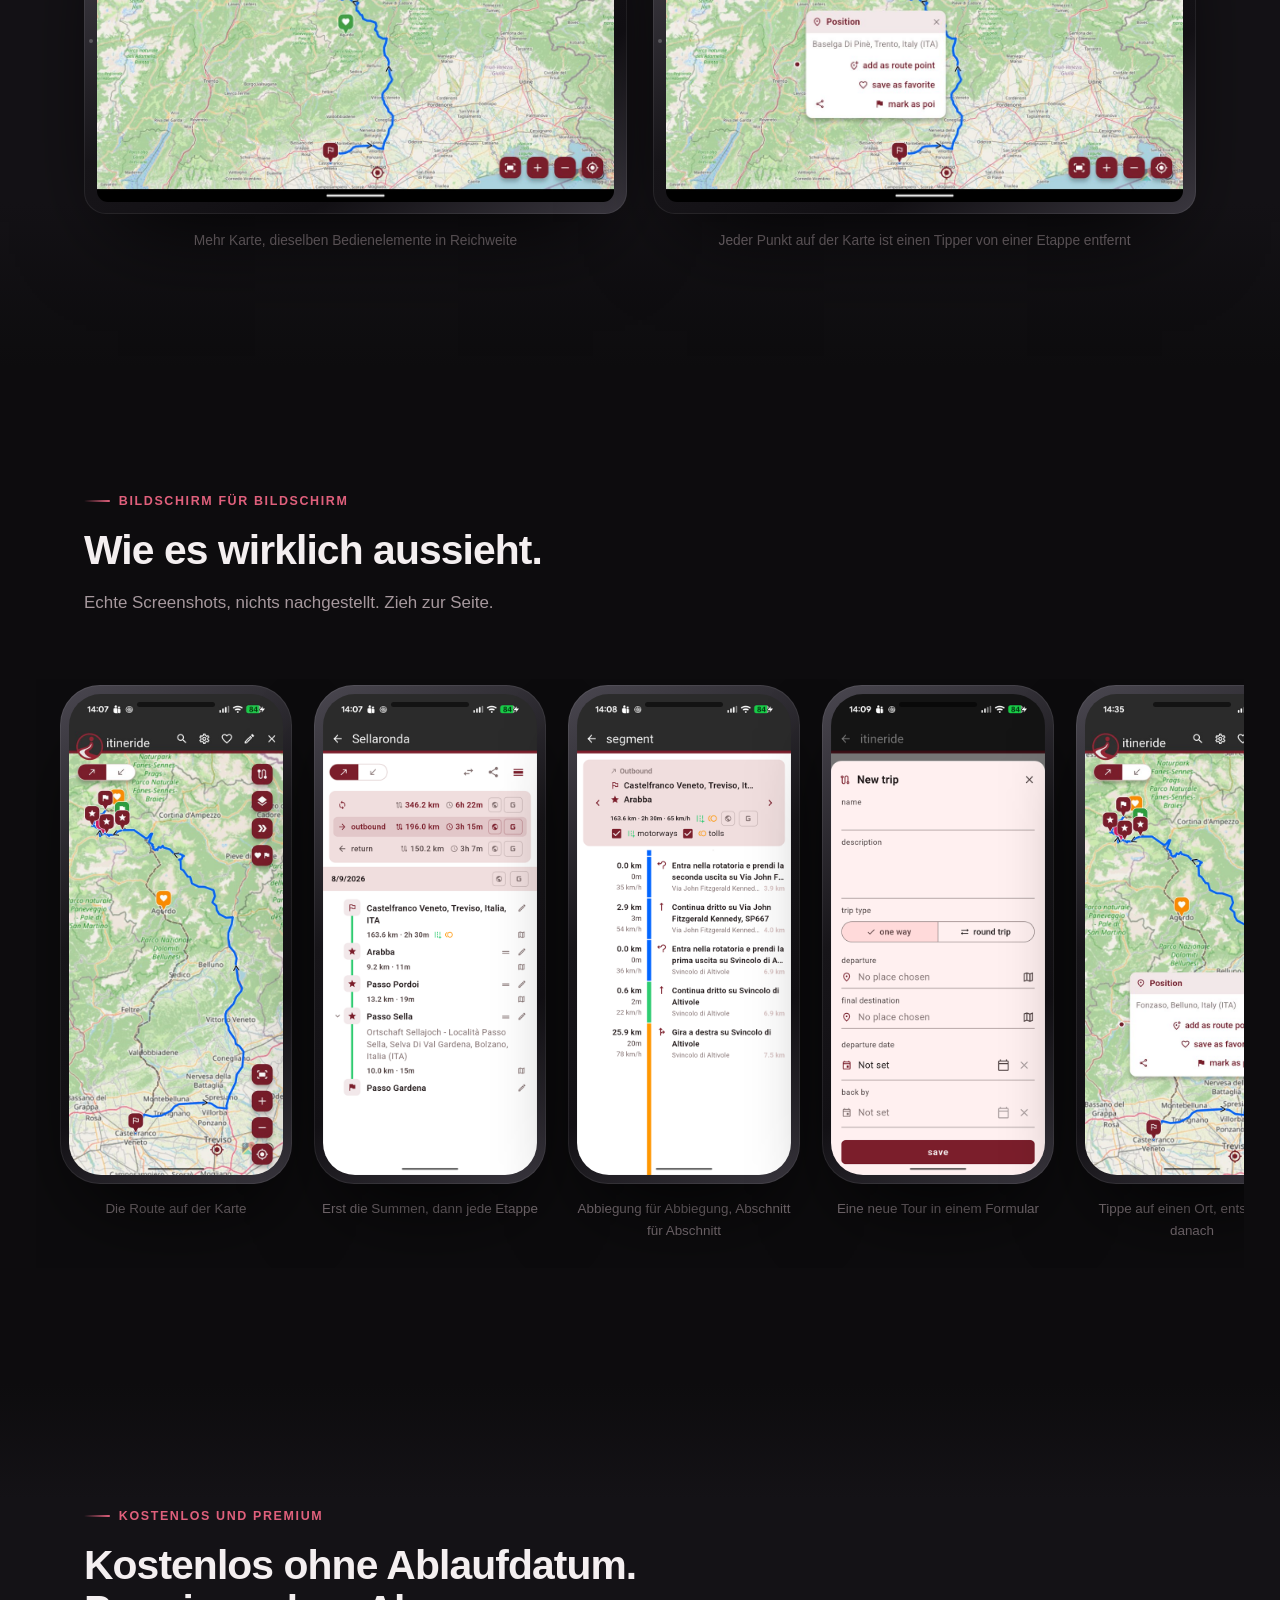
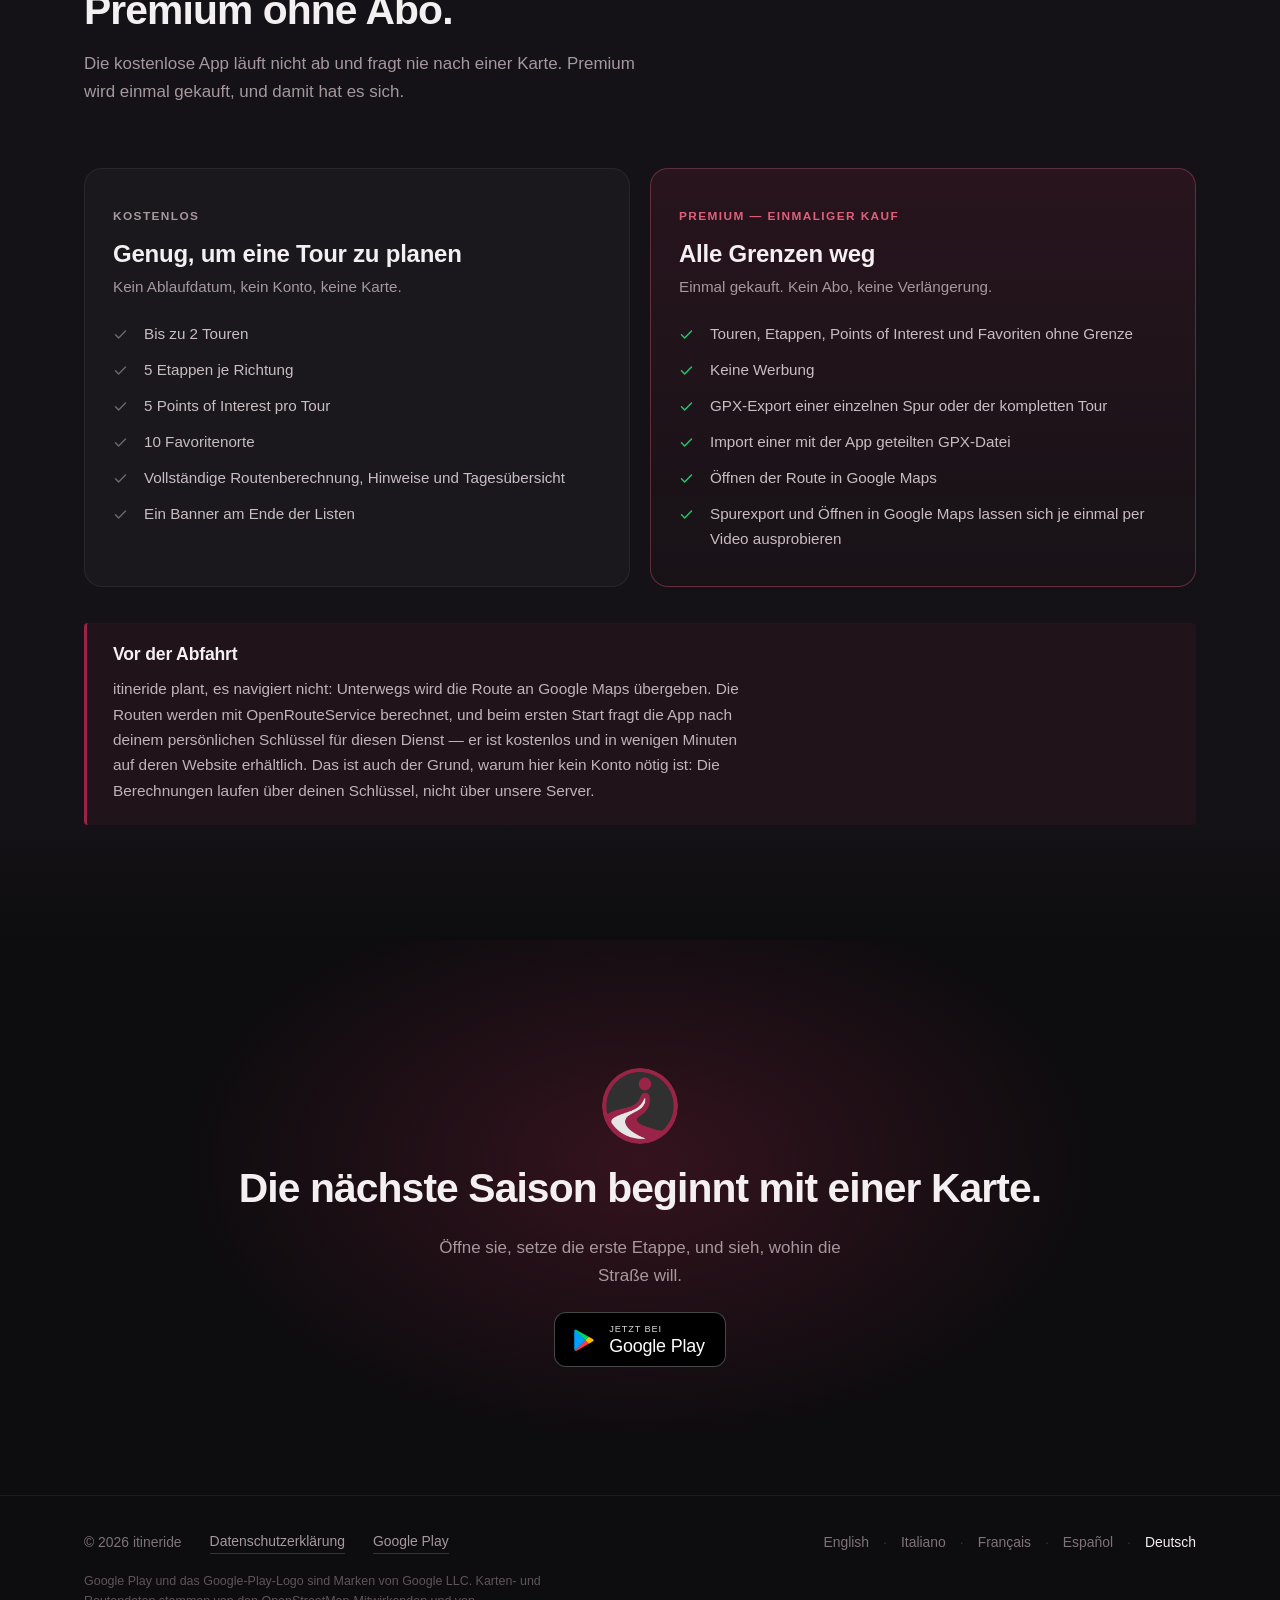
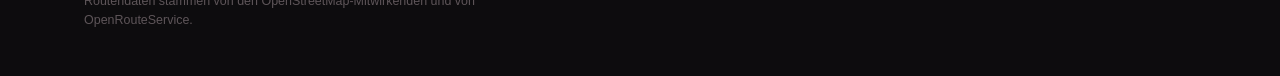
<file: de.html>
<!DOCTYPE html>
<html lang="de">
<head>
<meta charset="utf-8">
<meta name="viewport" content="width=device-width, initial-scale=1">
<title>itineride — der Routenplaner für Motorradtouren</title>
<meta name="description" content="itineride ist der Routenplaner für alle, die mit dem Motorrad unterwegs sind: Etappen setzen, jeden Abschnitt einzeln berechnen, Distanz, Fahrzeit und Notizen jedes Tages dabeihaben. Auf dem Handy und auf dem Tablet. Kein Konto, kein Server.">
<link rel="icon" href="assets/icon.png" type="image/png">
<link rel="apple-touch-icon" href="assets/icon.png">

<meta property="og:type" content="website">
<meta property="og:title" content="itineride — der Routenplaner für Motorradtouren">
<meta property="og:description" content="Etappen setzen, jeden Abschnitt einzeln berechnen, Distanz, Fahrzeit und Notizen jedes Tages dabeihaben. Auf dem Handy und auf dem Tablet.">
<meta property="og:image" content="assets/icon.png">
<meta name="theme-color" content="#0D0C0E">

<link rel="alternate" hreflang="en" href="index.html">
<link rel="alternate" hreflang="it" href="it.html">
<link rel="alternate" hreflang="fr" href="fr.html">
<link rel="alternate" hreflang="es" href="es.html">
<link rel="alternate" hreflang="de" href="de.html">
<link rel="alternate" hreflang="x-default" href="index.html">

<link rel="stylesheet" href="assets/site.css?v=2">
</head>
<body id="top">

<!-- ══════════════════════════ top bar ══════════════════════════ -->
<header class="topbar" id="topbar">
  <div class="wrap">
    <a class="brand" href="#top"><img src="assets/icon.png" alt=""> itineride</a>
    <nav class="navlinks">
      <a href="#how">So funktioniert es</a>
      <a href="#features">Funktionen</a>
      <a href="#devices">Handy und Tablet</a>
      <a href="#plans">Kostenlos und Premium</a>
    </nav>

    <details class="lang">
      <summary title="Sprache">
        <svg class="globe" viewBox="0 0 24 24" fill="none" stroke="currentColor" stroke-width="1.9" stroke-linecap="round" stroke-linejoin="round" aria-hidden="true"><circle cx="12" cy="12" r="9"/><path d="M3 12h18M12 3a15 15 0 0 1 0 18 15 15 0 0 1 0-18z"/></svg>
        DE
        <svg class="chev" viewBox="0 0 24 24" fill="none" stroke="currentColor" stroke-width="2.6" stroke-linecap="round" stroke-linejoin="round" aria-hidden="true"><path d="M6 9l6 6 6-6"/></svg>
      </summary>
      <div class="lang__menu">
        <a href="index.html?lang=en" hreflang="en">English <span>en</span></a>
        <a href="it.html?lang=it" hreflang="it">Italiano <span>it</span></a>
        <a href="fr.html?lang=fr" hreflang="fr">Français <span>fr</span></a>
        <a href="es.html?lang=es" hreflang="es">Español <span>es</span></a>
        <a href="de.html?lang=de" hreflang="de" aria-current="page">Deutsch <span>de</span></a>
      </div>
    </details>

    <a class="play play--sm" href="https://play.google.com/store/apps/details?id=it.boschin.itineride&amp;hl=de" target="_blank" rel="noopener">
      <svg viewBox="0 0 24 24" aria-hidden="true">
        <path d="M3.6 2.3A1.6 1.6 0 0 0 3 3.6v16.8c0 .53.2 1 .6 1.3l.1.08 9.4-9.4v-.22L3.6 2.3z" fill="#00A0FF"/>
        <path d="M16.3 15.5l-3.2-3.1v-.23l3.2-3.15.08.05 3.72 2.12c1.06.6 1.06 1.6 0 2.2l-3.72 2.11-.08z" fill="#FFBC00"/>
        <path d="M16.38 15.45L13.1 12.28l-9.5 9.5c.35.37.93.42 1.58.05l11.2-6.38" fill="#FF3A44"/>
        <path d="M16.38 9.1L5.18 2.73c-.65-.37-1.23-.32-1.58.05l9.5 9.5 3.28-3.18z" fill="#00D26A"/>
      </svg>
      <span class="txt"><small>Jetzt bei</small><strong>Google Play</strong></span>
    </a>
  </div>
</header>

<!-- ══════════════════════════ hero ══════════════════════════ -->
<section class="hero">
  <div class="hero__bg"><img src="assets/tablet-map.jpg" alt="" aria-hidden="true"></div>
  <div class="wrap">
    <div>
      <span class="eyebrow">für alle, die mit dem Motorrad unterwegs sind</span>
      <h1>Die Tour entsteht <em>Etappe für Etappe.</em></h1>
      <p class="lead">
        itineride ist der Routenplaner für alle, die mit dem Motorrad unterwegs sind. Tippe auf die
        Karte, um eine Etappe zu setzen, sieh die Route entstehen und hab Distanz, Fahrzeit und
        Notizen jedes Tages dabei — auf dem Handy in der Tasche und auf dem Tablet auf dem Tisch.
      </p>

      <div class="cta">
        <a class="play" href="https://play.google.com/store/apps/details?id=it.boschin.itineride&amp;hl=de" target="_blank" rel="noopener">
          <svg viewBox="0 0 24 24" aria-hidden="true">
            <path d="M3.6 2.3A1.6 1.6 0 0 0 3 3.6v16.8c0 .53.2 1 .6 1.3l.1.08 9.4-9.4v-.22L3.6 2.3z" fill="#00A0FF"/>
            <path d="M16.3 15.5l-3.2-3.1v-.23l3.2-3.15.08.05 3.72 2.12c1.06.6 1.06 1.6 0 2.2l-3.72 2.11-.08z" fill="#FFBC00"/>
            <path d="M16.38 15.45L13.1 12.28l-9.5 9.5c.35.37.93.42 1.58.05l11.2-6.38" fill="#FF3A44"/>
            <path d="M16.38 9.1L5.18 2.73c-.65-.37-1.23-.32-1.58.05l9.5 9.5 3.28-3.18z" fill="#00D26A"/>
          </svg>
          <span class="txt"><small>Jetzt bei</small><strong>Google Play</strong></span>
        </a>
        <a class="ghost" href="#how">
          Sieh, wie es funktioniert
          <svg viewBox="0 0 24 24" width="16" height="16" fill="none" stroke="currentColor" stroke-width="2" stroke-linecap="round" stroke-linejoin="round" aria-hidden="true"><path d="M5 12h14M13 6l6 6-6 6"/></svg>
        </a>
      </div>

      <div class="chips">
        <span class="chip"><b>Kostenlos</b>, ohne Ablaufdatum</span>
        <span class="chip">Kein Konto, <b>kein Server</b></span>
        <span class="chip">km <b>oder</b> Meilen</span>
        <span class="chip"><b>5</b> Sprachen</span>
      </div>
    </div>

    <div class="hero__device">
      <div class="phone">
        <img src="assets/phone-map.jpg" width="540" height="1212" alt="itineride auf dem Handy: eine Route durch die Dolomiten auf der Karte, mit Etappen und Points of Interest entlang der Strecke.">
      </div>
    </div>
  </div>
</section>

<!-- ══════════════════════════ how it works ══════════════════════════ -->
<section class="band band--alt" id="how">
  <div class="wrap">
    <div class="sechead reveal">
      <span class="eyebrow">so funktioniert es</span>
      <h2>Drei Handgriffe, und die Tour steht.</h2>
      <p>Nichts einzurichten, bevor es losgeht: Karte auf, und der erste Tipper ist schon eine Etappe.</p>
    </div>

    <div class="stepsgrid">
      <div class="reveal">

        <div class="step">
          <div class="step__rail">
            <div class="step__pin">
              <svg viewBox="0 0 24 24" fill="none" stroke="currentColor" stroke-width="1.9" stroke-linecap="round" stroke-linejoin="round" aria-hidden="true"><path d="M12 21s7-5.5 7-11a7 7 0 1 0-14 0c0 5.5 7 11 7 11z"/><circle cx="12" cy="10" r="2.6"/></svg>
            </div>
            <div class="step__line"></div>
          </div>
          <div class="step__body">
            <h3>Setze die Etappen</h3>
            <p>
              Tippe auf die Karte, suche einen Ort oder füge Koordinaten ein: Jeder Punkt wird zu
              einer Etappe. Wähle zwischen einfacher Fahrt und Hin- und Rückfahrt — beide Richtungen
              bleiben getrennt, jede mit eigenen Etappen — und markiere Pässe, Hütten und
              Aussichtspunkte als Points of Interest, ohne die Route zu ihnen hin zu verbiegen.
            </p>
          </div>
        </div>

        <div class="step">
          <div class="step__rail">
            <div class="step__pin">
              <svg viewBox="0 0 24 24" fill="none" stroke="currentColor" stroke-width="1.9" stroke-linecap="round" stroke-linejoin="round" aria-hidden="true"><path d="M6 20V9a3 3 0 0 1 3-3h6a3 3 0 0 0 3-3"/><circle cx="6" cy="20" r="2"/><circle cx="18" cy="3" r="2"/></svg>
            </div>
            <div class="step__line"></div>
          </div>
          <div class="step__body">
            <h3>Berechne jeden Abschnitt einzeln</h3>
            <p>
              Jeder Abschnitt wird für sich berechnet und kommt mit Distanz, Dauer,
              Durchschnittsgeschwindigkeit und Abbiegehinweisen zurück. Autobahnen und Mautstrecken
              sind ein Schalter, den du je Abschnitt umlegst — so findet man die schönen Straßen,
              und die öde Verbindungsetappe bleibt eine Verbindungsetappe.
            </p>
            <div class="step__meta">
              <span><i class="dot" style="background:#2F6BFF"></i> Autobahn</span>
              <span><i class="dot" style="background:#27C36B"></i> Auffahrt</span>
              <span><i class="dot" style="background:#F5A623"></i> Hauptstraße</span>
            </div>
          </div>
        </div>

        <div class="step">
          <div class="step__rail">
            <div class="step__pin">
              <svg viewBox="0 0 24 24" fill="none" stroke="currentColor" stroke-width="1.9" stroke-linecap="round" stroke-linejoin="round" aria-hidden="true"><path d="M5 21V4a1 1 0 0 1 1-1h11l-2 4 2 4H6"/></svg>
            </div>
            <div class="step__line"></div>
          </div>
          <div class="step__body">
            <h3>Nimm sie mit</h3>
            <p>
              Die Übersicht fasst die Summen der Tour zusammen und teilt sie auf die einzelnen Tage
              auf, Ruhetage inklusive. Teile die Route mit denen, die mitfahren, exportiere sie als
              GPX, oder übergib sie am Morgen der Abfahrt an Google Maps.
            </p>
          </div>
        </div>

      </div>

      <div class="reveal">
        <div class="phone">
          <img loading="lazy" src="assets/phone-trip.png" width="540" height="1212" alt="Die Tourseite: oben die Summen für Hin- und Rückfahrt, darunter die Liste der Etappen mit Distanz und Zeit zwischen je zwei davon.">
        </div>
      </div>
    </div>
  </div>
</section>

<!-- ══════════════════════════ features ══════════════════════════ -->
<section class="band" id="features">
  <div class="wrap">
    <div class="sechead reveal">
      <span class="eyebrow">was drin ist</span>
      <h2>Alles, was eine Tour braucht. Nichts, was sie nicht braucht.</h2>
      <p>Kein Feed, keine Freunde zum Hinzufügen, keine Cloud zum Synchronisieren. Ein Planer, der schnell aufgeht und behält, was du geschrieben hast.</p>
    </div>

    <div class="grid3">

      <div class="card reveal">
        <div class="card__ico"><svg viewBox="0 0 24 24" fill="none" stroke="currentColor" stroke-width="1.9" stroke-linecap="round" stroke-linejoin="round"><path d="m9 4 6 2.5L21 4v14l-6 2.5L9 18l-6 2.5V6.5z"/><path d="M9 4v14M15 6.5v14"/></svg></div>
        <h3>Etappen, wie immer du sie findest</h3>
        <p>Ein Tipper auf die Karte, eine Suche nach Namen, oder Koordinaten aus einem Forenbeitrag. Alle drei landen an derselben Stelle: als Etappe auf deiner Route.</p>
      </div>

      <div class="card reveal">
        <div class="card__ico"><svg viewBox="0 0 24 24" fill="none" stroke="currentColor" stroke-width="1.9" stroke-linecap="round" stroke-linejoin="round"><path d="M17 3l4 4-4 4"/><path d="M21 7H8a4 4 0 0 0-4 4v1"/><path d="M7 21l-4-4 4-4"/><path d="M3 17h13a4 4 0 0 0 4-4v-1"/></svg></div>
        <h3>Einfache Fahrt oder Hin- und Rückfahrt</h3>
        <p>Wähle Hin- und Rückfahrt, und der Rückweg wird zu einer eigenen Richtung, mit eigenen Etappen und eigenen Straßen. Heimfahren heißt nie, den Hinweg zurückzufahren.</p>
      </div>

      <div class="card reveal">
        <div class="card__ico"><svg viewBox="0 0 24 24" fill="none" stroke="currentColor" stroke-width="1.9" stroke-linecap="round" stroke-linejoin="round"><path d="M5 21V4h14l-2.5 4L19 12H5"/><circle cx="5" cy="21" r="1.4"/></svg></div>
        <h3>Points of Interest</h3>
        <p>Ein Pass, eine Hütte, ein Aussichtspunkt, den du dir merken willst: markiere ihn entlang der Strecke. Er erscheint auf der Karte, ohne einen Meter Route zu verschieben.</p>
      </div>

      <div class="card reveal">
        <div class="card__ico"><svg viewBox="0 0 24 24" fill="none" stroke="currentColor" stroke-width="1.9" stroke-linecap="round" stroke-linejoin="round"><path d="M12 20s-7-4.4-7-9.4A4.1 4.1 0 0 1 12 8a4.1 4.1 0 0 1 7 2.6c0 5-7 9.4-7 9.4z"/></svg></div>
        <h3>Favoriten</h3>
        <p>Orte, zu denen du zurückkehrst, bleiben einen Tipper entfernt, bereit für die nächste Tour, die du anfängst.</p>
      </div>

      <div class="card reveal">
        <div class="card__ico"><svg viewBox="0 0 24 24" fill="none" stroke="currentColor" stroke-width="1.9" stroke-linecap="round" stroke-linejoin="round"><path d="M4 21V8M12 21V4M20 21v-9"/><circle cx="4" cy="5.5" r="1.6"/><circle cx="12" cy="16" r="1.6"/><circle cx="20" cy="9" r="1.6"/></svg></div>
        <h3>Autobahnen und Maut, Abschnitt für Abschnitt</h3>
        <p>Zwei Schalter an jedem einzelnen Abschnitt. Über die Autobahn ins Gebirge fliegen — und die Pässe dann ohne sie fahren.</p>
      </div>

      <div class="card reveal">
        <div class="card__ico"><svg viewBox="0 0 24 24" fill="none" stroke="currentColor" stroke-width="1.9" stroke-linecap="round" stroke-linejoin="round"><rect x="3" y="5" width="18" height="16" rx="2.5"/><path d="M3 10h18M8 3v4M16 3v4"/></svg></div>
        <h3>Tag für Tag, Ruhetage inklusive</h3>
        <p>Die Summen verteilen sich auf die Tage, an denen du wirklich fährst: Eine Woche unterwegs ist nicht mehr eine einzige lange Zahl.</p>
      </div>

      <div class="card reveal">
        <div class="card__ico"><svg viewBox="0 0 24 24" fill="none" stroke="currentColor" stroke-width="1.9" stroke-linecap="round" stroke-linejoin="round"><path d="M12 3v12M8 11l4 4 4-4"/><path d="M4 17v2a2 2 0 0 0 2 2h12a2 2 0 0 0 2-2v-2"/></svg></div>
        <h3>GPX rein und raus</h3>
        <p>Exportiere eine einzelne Spur oder die ganze Tour — Notizen, Links, Etappentypen und Ruhetage inklusive — und öffne die GPX-Datei, die dir jemand geschickt hat.</p>
      </div>

      <div class="card reveal">
        <div class="card__ico"><svg viewBox="0 0 24 24" fill="none" stroke="currentColor" stroke-width="1.9" stroke-linecap="round" stroke-linejoin="round"><rect x="4" y="3" width="16" height="18" rx="2.5"/><path d="M9 8h6M9 12h6M9 16h3"/></svg></div>
        <h3>Alles bleibt auf dem Gerät</h3>
        <p>Ein lokales Archiv: kein Konto, keine Anmeldung, kein Server von uns dazwischen. Nichts, was man später löschen müsste, weil nie etwas gesendet wurde.</p>
      </div>

      <div class="card reveal">
        <div class="card__ico"><svg viewBox="0 0 24 24" fill="none" stroke="currentColor" stroke-width="1.9" stroke-linecap="round" stroke-linejoin="round"><circle cx="12" cy="12" r="9"/><path d="M3 12h18M12 3a15 15 0 0 1 0 18 15 15 0 0 1 0-18z"/></svg></div>
        <h3>Deine Einheiten, deine Sprache</h3>
        <p>Kilometer oder Meilen, und die ganze App — Abbiegehinweise und Ortsnamen inklusive — auf Deutsch, Italienisch, Englisch, Französisch oder Spanisch.</p>
      </div>

    </div>
  </div>
</section>

<!-- ══════════════════════════ phone + tablet ══════════════════════════ -->
<section class="band band--alt" id="devices">
  <div class="wrap">
    <div class="sechead reveal">
      <span class="eyebrow">handy und tablet</span>
      <h2>Dieselbe Tour, auf dem Bildschirm, den du gerade hast.</h2>
      <p>
        Das Layout richtet sich nach dem Bildschirm, statt für ihn gestreckt zu werden. Auf dem
        Handy nimmt die Karte das ganze Display ein und die Tour öffnet sich darüber. Auf dem Tablet
        stehen die Liste und die Richtungen nebeneinander: Du tippst links auf eine Etappe und
        siehst rechts die Summen wandern.
      </p>
    </div>

    <div class="devices">
      <div class="reveal">
        <div class="tablet">
          <img loading="lazy" src="assets/tablet-split.png" width="1120" height="700" alt="itineride auf dem Tablet: links die Liste der Etappen, rechts Hin- und Rückfahrt mit ihren Summen.">
        </div>
        <p class="caption">Tablet — die Etappen und ihre Richtungen nebeneinander (hier auf Italienisch, eine der fünf)</p>
      </div>
      <div class="reveal">
        <div class="phone">
          <img loading="lazy" src="assets/phone-legs.jpg" width="540" height="1212" alt="itineride auf dem Handy: der gefahrene Abschnitt farbig auf der Karte, mit Distanz, Dauer und Durchschnittsgeschwindigkeit am unteren Rand.">
        </div>
        <p class="caption">Handy — ein Abschnitt nach dem anderen</p>
      </div>
    </div>

    <div class="split2">
      <div class="reveal">
        <div class="tablet">
          <img loading="lazy" src="assets/tablet-map.jpg" width="1120" height="700" alt="itineride auf dem Tablet: die ganze Route durch die Dolomiten auf einer breiten Karte, die Werkzeugleisten in den Ecken.">
        </div>
        <p class="caption">Mehr Karte, dieselben Bedienelemente in Reichweite</p>
      </div>
      <div class="reveal">
        <div class="tablet">
          <img loading="lazy" src="assets/tablet-position.jpg" width="1120" height="700" alt="Ein auf der Tablet-Karte gewählter Ort, mit den Optionen, ihn als Etappe hinzuzufügen, als Favorit zu speichern oder als Point of Interest zu markieren.">
        </div>
        <p class="caption">Jeder Punkt auf der Karte ist einen Tipper von einer Etappe entfernt</p>
      </div>
    </div>
  </div>
</section>

<!-- ══════════════════════════ gallery ══════════════════════════ -->
<section class="band" id="screens">
  <div class="wrap">
    <div class="sechead reveal">
      <span class="eyebrow">Bildschirm für Bildschirm</span>
      <h2>Wie es wirklich aussieht.</h2>
      <p>Echte Screenshots, nichts nachgestellt. Zieh zur Seite.</p>
    </div>
  </div>

  <div class="railwrap reveal">
    <div class="rail">
      <figure class="shot">
        <div class="phone"><img loading="lazy" src="assets/phone-map.jpg" width="540" height="1212" alt="Die Route auf der Karte, mit Etappen und Points of Interest."></div>
        <figcaption>Die Route auf der Karte</figcaption>
      </figure>
      <figure class="shot">
        <div class="phone"><img loading="lazy" src="assets/phone-trip.png" width="540" height="1212" alt="Die Tourseite mit den Summen und der Liste der Etappen."></div>
        <figcaption>Erst die Summen, dann jede Etappe</figcaption>
      </figure>
      <figure class="shot">
        <div class="phone"><img loading="lazy" src="assets/phone-turns.png" width="540" height="1212" alt="Die Abbiegehinweise eines Abschnitts, mit den Schaltern für Autobahnen und Maut."></div>
        <figcaption>Abbiegung für Abbiegung, Abschnitt für Abschnitt</figcaption>
      </figure>
      <figure class="shot">
        <div class="phone"><img loading="lazy" src="assets/phone-new.png" width="540" height="1212" alt="Das Formular für eine neue Tour: Name, Beschreibung, einfache Fahrt oder Hin- und Rückfahrt, Start, Ziel und Daten."></div>
        <figcaption>Eine neue Tour in einem Formular</figcaption>
      </figure>
      <figure class="shot">
        <div class="phone"><img loading="lazy" src="assets/phone-position.jpg" width="540" height="1212" alt="Ein auf der Karte angetippter Ort, mit den Optionen, ihn als Etappe hinzuzufügen, als Favorit zu speichern oder als Point of Interest zu markieren."></div>
        <figcaption>Tippe auf einen Ort, entscheide danach</figcaption>
      </figure>
      <figure class="shot">
        <div class="phone"><img loading="lazy" src="assets/phone-favs.jpg" width="540" height="1212" alt="Die Karte voller als Favoriten gespeicherter Orte entlang einer langen Route."></div>
        <figcaption>Favoriten, über die ganze Karte</figcaption>
      </figure>
      <figure class="shot">
        <div class="phone"><img loading="lazy" src="assets/phone-settings.png" width="540" height="1212" alt="Die Einstellungen: Sprache, Einheiten in Kilometern oder Meilen, Heimatort, Bestätigungen und Schlüssel für den Routendienst."></div>
        <figcaption>Sprache und Einheiten, wie du willst</figcaption>
      </figure>
    </div>
  </div>
</section>

<!-- ══════════════════════════ plans ══════════════════════════ -->
<section class="band band--alt" id="plans">
  <div class="wrap">
    <div class="sechead reveal">
      <span class="eyebrow">kostenlos und premium</span>
      <h2>Kostenlos ohne Ablaufdatum. Premium ohne Abo.</h2>
      <p>Die kostenlose App läuft nicht ab und fragt nie nach einer Karte. Premium wird einmal gekauft, und damit hat es sich.</p>
    </div>

    <div class="plans">
      <div class="plan plan--free reveal">
        <span class="plan__tag">Kostenlos</span>
        <h3>Genug, um eine Tour zu planen</h3>
        <p class="plan__note">Kein Ablaufdatum, kein Konto, keine Karte.</p>
        <ul>
          <li><svg viewBox="0 0 24 24" fill="none" stroke="currentColor" stroke-width="2.4" stroke-linecap="round" stroke-linejoin="round"><path d="M4 12.5 9 17.5 20 6.5"/></svg> Bis zu 2 Touren</li>
          <li><svg viewBox="0 0 24 24" fill="none" stroke="currentColor" stroke-width="2.4" stroke-linecap="round" stroke-linejoin="round"><path d="M4 12.5 9 17.5 20 6.5"/></svg> 5 Etappen je Richtung</li>
          <li><svg viewBox="0 0 24 24" fill="none" stroke="currentColor" stroke-width="2.4" stroke-linecap="round" stroke-linejoin="round"><path d="M4 12.5 9 17.5 20 6.5"/></svg> 5 Points of Interest pro Tour</li>
          <li><svg viewBox="0 0 24 24" fill="none" stroke="currentColor" stroke-width="2.4" stroke-linecap="round" stroke-linejoin="round"><path d="M4 12.5 9 17.5 20 6.5"/></svg> 10 Favoritenorte</li>
          <li><svg viewBox="0 0 24 24" fill="none" stroke="currentColor" stroke-width="2.4" stroke-linecap="round" stroke-linejoin="round"><path d="M4 12.5 9 17.5 20 6.5"/></svg> Vollständige Routenberechnung, Hinweise und Tagesübersicht</li>
          <li><svg viewBox="0 0 24 24" fill="none" stroke="currentColor" stroke-width="2.4" stroke-linecap="round" stroke-linejoin="round"><path d="M4 12.5 9 17.5 20 6.5"/></svg> Ein Banner am Ende der Listen</li>
        </ul>
      </div>

      <div class="plan plan--pro reveal">
        <span class="plan__tag">Premium — einmaliger Kauf</span>
        <h3>Alle Grenzen weg</h3>
        <p class="plan__note">Einmal gekauft. Kein Abo, keine Verlängerung.</p>
        <ul>
          <li><svg viewBox="0 0 24 24" fill="none" stroke="currentColor" stroke-width="2.4" stroke-linecap="round" stroke-linejoin="round"><path d="M4 12.5 9 17.5 20 6.5"/></svg> Touren, Etappen, Points of Interest und Favoriten ohne Grenze</li>
          <li><svg viewBox="0 0 24 24" fill="none" stroke="currentColor" stroke-width="2.4" stroke-linecap="round" stroke-linejoin="round"><path d="M4 12.5 9 17.5 20 6.5"/></svg> Keine Werbung</li>
          <li><svg viewBox="0 0 24 24" fill="none" stroke="currentColor" stroke-width="2.4" stroke-linecap="round" stroke-linejoin="round"><path d="M4 12.5 9 17.5 20 6.5"/></svg> GPX-Export einer einzelnen Spur oder der kompletten Tour</li>
          <li><svg viewBox="0 0 24 24" fill="none" stroke="currentColor" stroke-width="2.4" stroke-linecap="round" stroke-linejoin="round"><path d="M4 12.5 9 17.5 20 6.5"/></svg> Import einer mit der App geteilten GPX-Datei</li>
          <li><svg viewBox="0 0 24 24" fill="none" stroke="currentColor" stroke-width="2.4" stroke-linecap="round" stroke-linejoin="round"><path d="M4 12.5 9 17.5 20 6.5"/></svg> Öffnen der Route in Google Maps</li>
          <li><svg viewBox="0 0 24 24" fill="none" stroke="currentColor" stroke-width="2.4" stroke-linecap="round" stroke-linejoin="round"><path d="M4 12.5 9 17.5 20 6.5"/></svg> Spurexport und Öffnen in Google Maps lassen sich je einmal per Video ausprobieren</li>
        </ul>
      </div>
    </div>

    <div class="note reveal" style="margin-top:36px">
      <h3>Vor der Abfahrt</h3>
      <p>
        itineride plant, es navigiert nicht: Unterwegs wird die Route an Google Maps übergeben. Die
        Routen werden mit OpenRouteService berechnet, und beim ersten Start fragt die App nach
        deinem persönlichen Schlüssel für diesen Dienst — er ist kostenlos und in wenigen Minuten
        auf deren Website erhältlich. Das ist auch der Grund, warum hier kein Konto nötig ist: Die
        Berechnungen laufen über deinen Schlüssel, nicht über unsere Server.
      </p>
    </div>
  </div>
</section>

<!-- ══════════════════════════ final cta ══════════════════════════ -->
<section class="final">
  <div class="wrap reveal">
    <img class="mark" src="assets/icon.png" alt="" width="76" height="76">
    <h2>Die nächste Saison beginnt mit einer Karte.</h2>
    <p>Öffne sie, setze die erste Etappe, und sieh, wohin die Straße will.</p>
    <a class="play" href="https://play.google.com/store/apps/details?id=it.boschin.itineride&amp;hl=de" target="_blank" rel="noopener">
      <svg viewBox="0 0 24 24" aria-hidden="true">
        <path d="M3.6 2.3A1.6 1.6 0 0 0 3 3.6v16.8c0 .53.2 1 .6 1.3l.1.08 9.4-9.4v-.22L3.6 2.3z" fill="#00A0FF"/>
        <path d="M16.3 15.5l-3.2-3.1v-.23l3.2-3.15.08.05 3.72 2.12c1.06.6 1.06 1.6 0 2.2l-3.72 2.11-.08z" fill="#FFBC00"/>
        <path d="M16.38 15.45L13.1 12.28l-9.5 9.5c.35.37.93.42 1.58.05l11.2-6.38" fill="#FF3A44"/>
        <path d="M16.38 9.1L5.18 2.73c-.65-.37-1.23-.32-1.58.05l9.5 9.5 3.28-3.18z" fill="#00D26A"/>
      </svg>
      <span class="txt"><small>Jetzt bei</small><strong>Google Play</strong></span>
    </a>
  </div>
</section>

<!-- ══════════════════════════ footer ══════════════════════════ -->
<footer>
  <div class="wrap">
    <span>© 2026 itineride</span>
    <a href="privacy-policy.html" title="Auf Englisch">Datenschutzerklärung</a>
    <a href="https://play.google.com/store/apps/details?id=it.boschin.itineride&amp;hl=de" target="_blank" rel="noopener">Google Play</a>
    <span class="spacer"></span>
    <span class="langrow">
      <a href="index.html?lang=en" hreflang="en">English</a><i>·</i>
      <a href="it.html?lang=it" hreflang="it">Italiano</a><i>·</i>
      <a href="fr.html?lang=fr" hreflang="fr">Français</a><i>·</i>
      <a href="es.html?lang=es" hreflang="es">Español</a><i>·</i>
      <a href="de.html?lang=de" hreflang="de" aria-current="page">Deutsch</a>
    </span>
  </div>
  <div class="wrap">
    <p class="legal">
      Google Play und das Google-Play-Logo sind Marken von Google LLC. Karten- und Routendaten
      stammen von den OpenStreetMap-Mitwirkenden und von OpenRouteService.
    </p>
  </div>
</footer>

<!-- ══════════════════════════ storage notice ══════════════════════════ -->
<aside class="notice" id="notice" hidden aria-label="Hinweis zur Speicherung">
  <div class="notice__in">
    <p>Diese Website speichert eine einzige Sache auf deinem Gerät: die Sprache, die du im Menü wählst, damit dein nächster Besuch in dieser Sprache öffnet. Keine Cookies, keine Analyse, keine Dienste Dritter. <a href="privacy-policy.html">Datenschutzerklärung</a></p>
    <button type="button">Verstanden</button>
  </div>
</aside>

<script src="assets/site.js?v=2"></script>

</body>
</html>
</file>
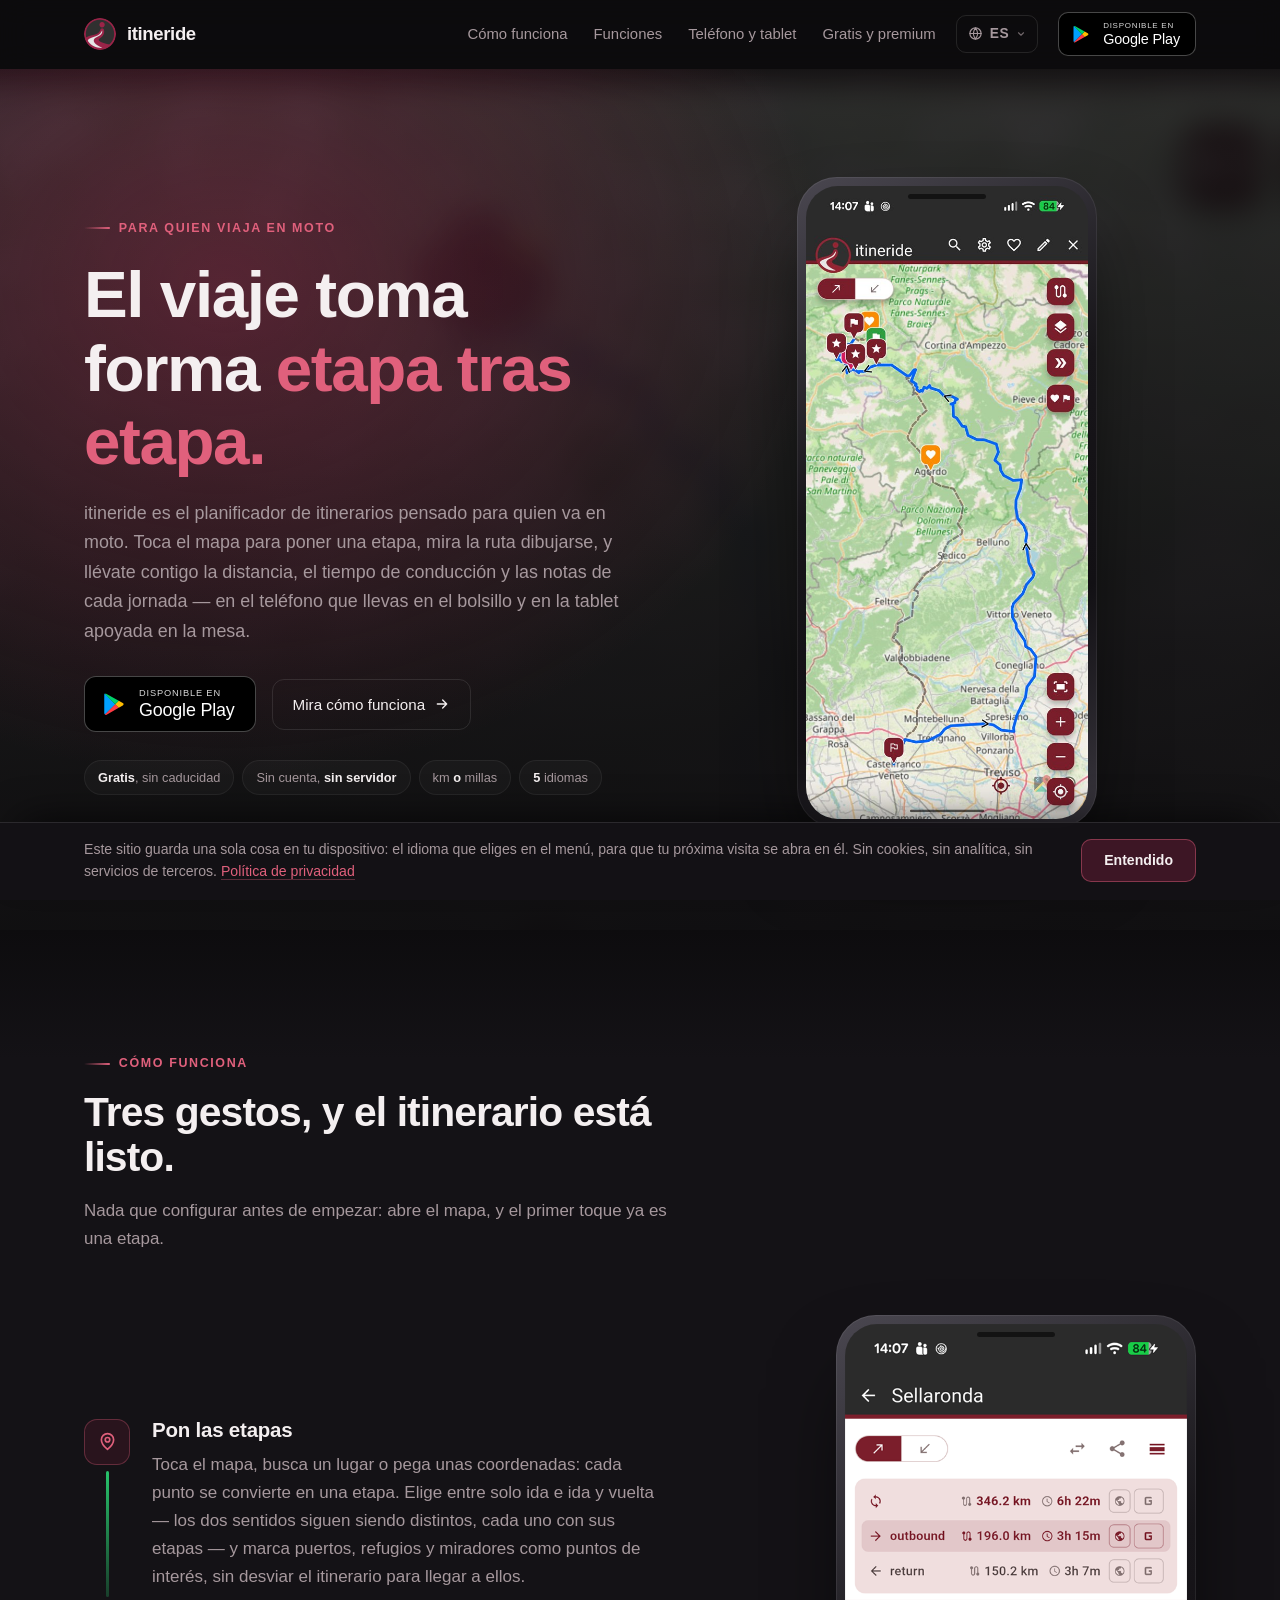
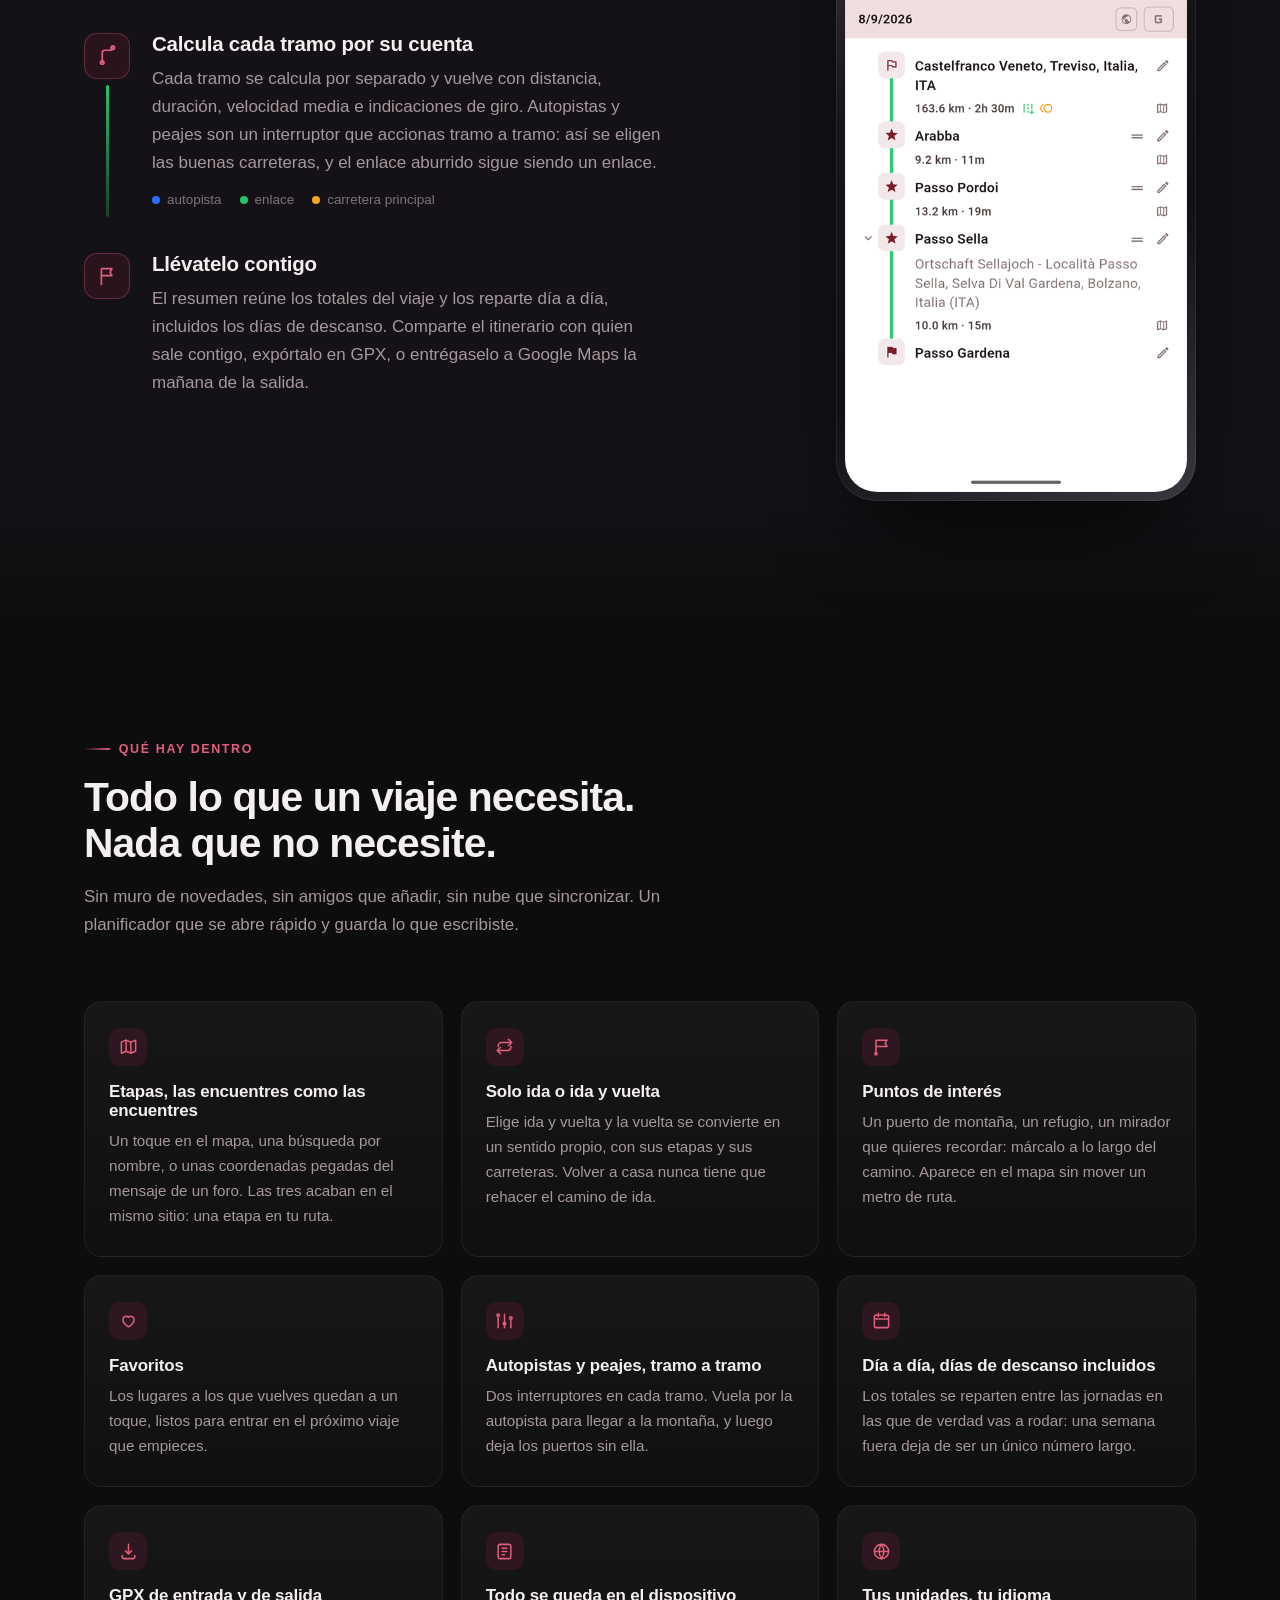
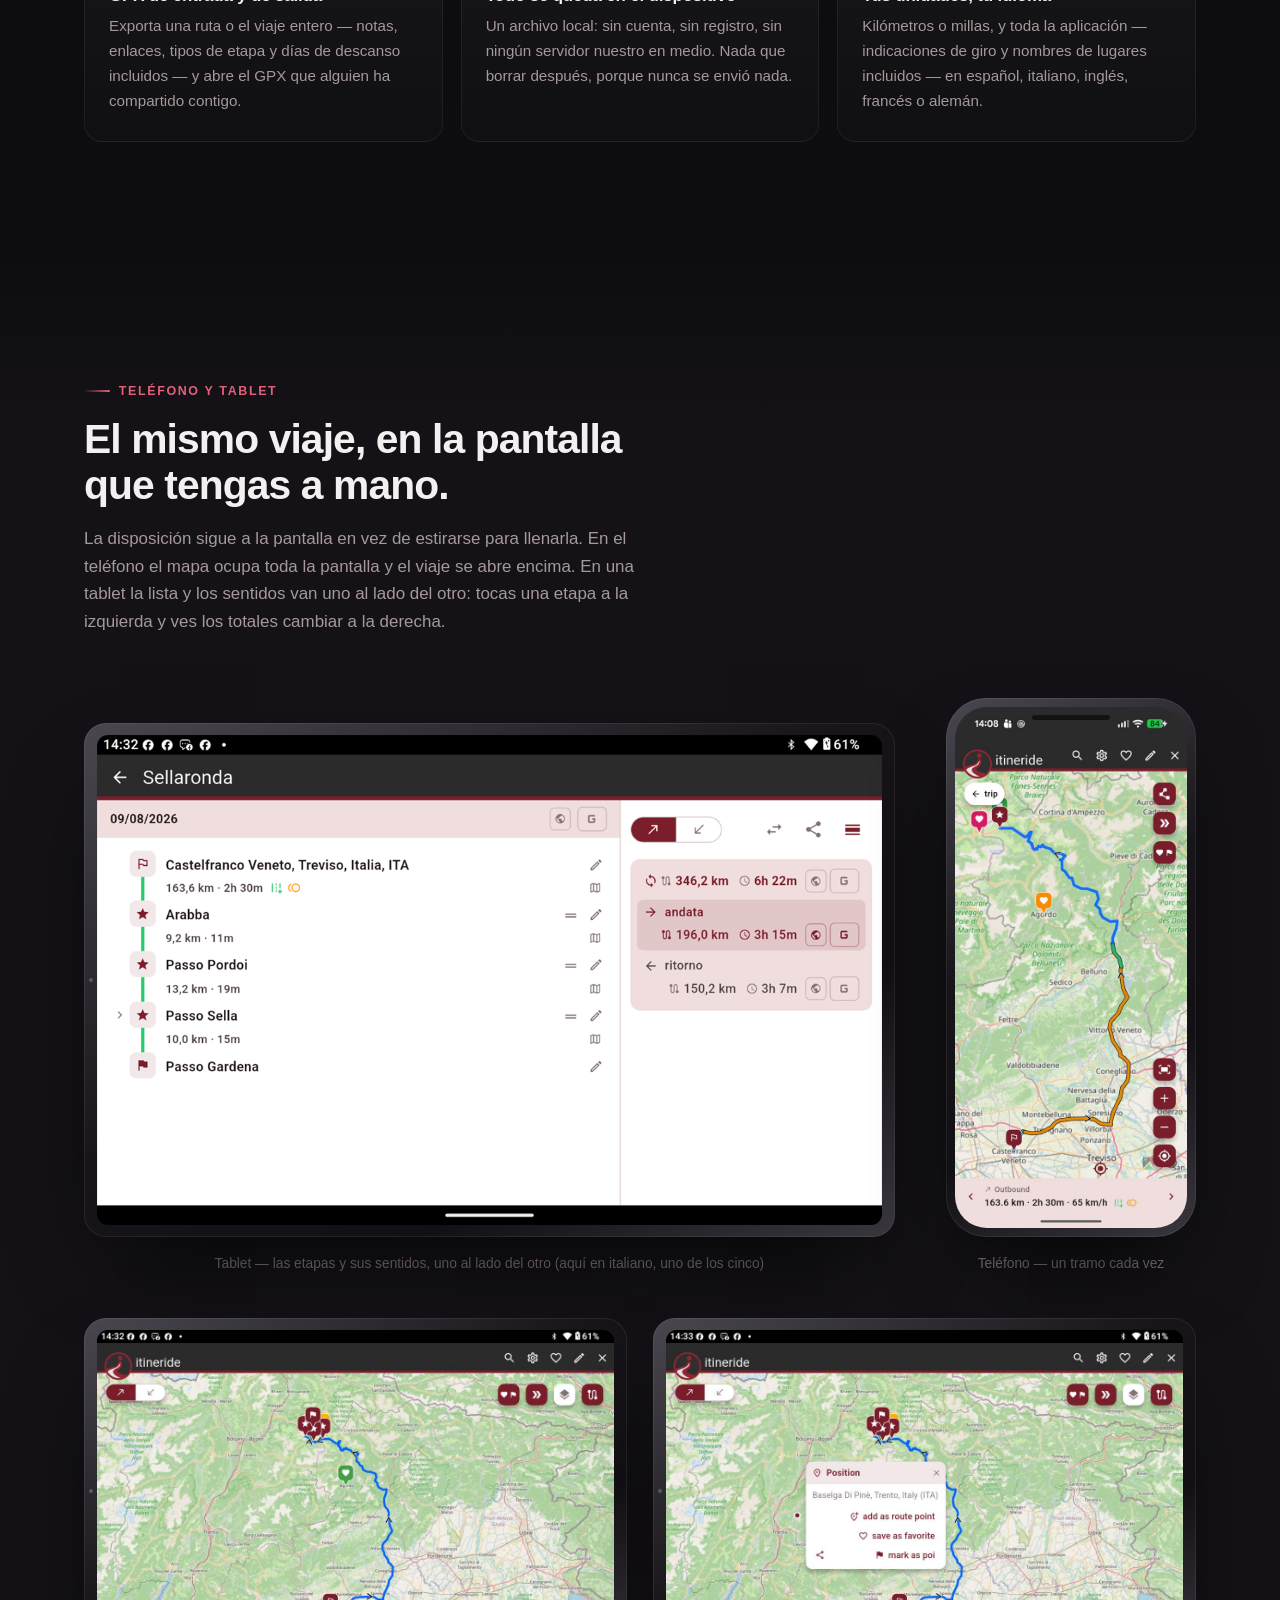
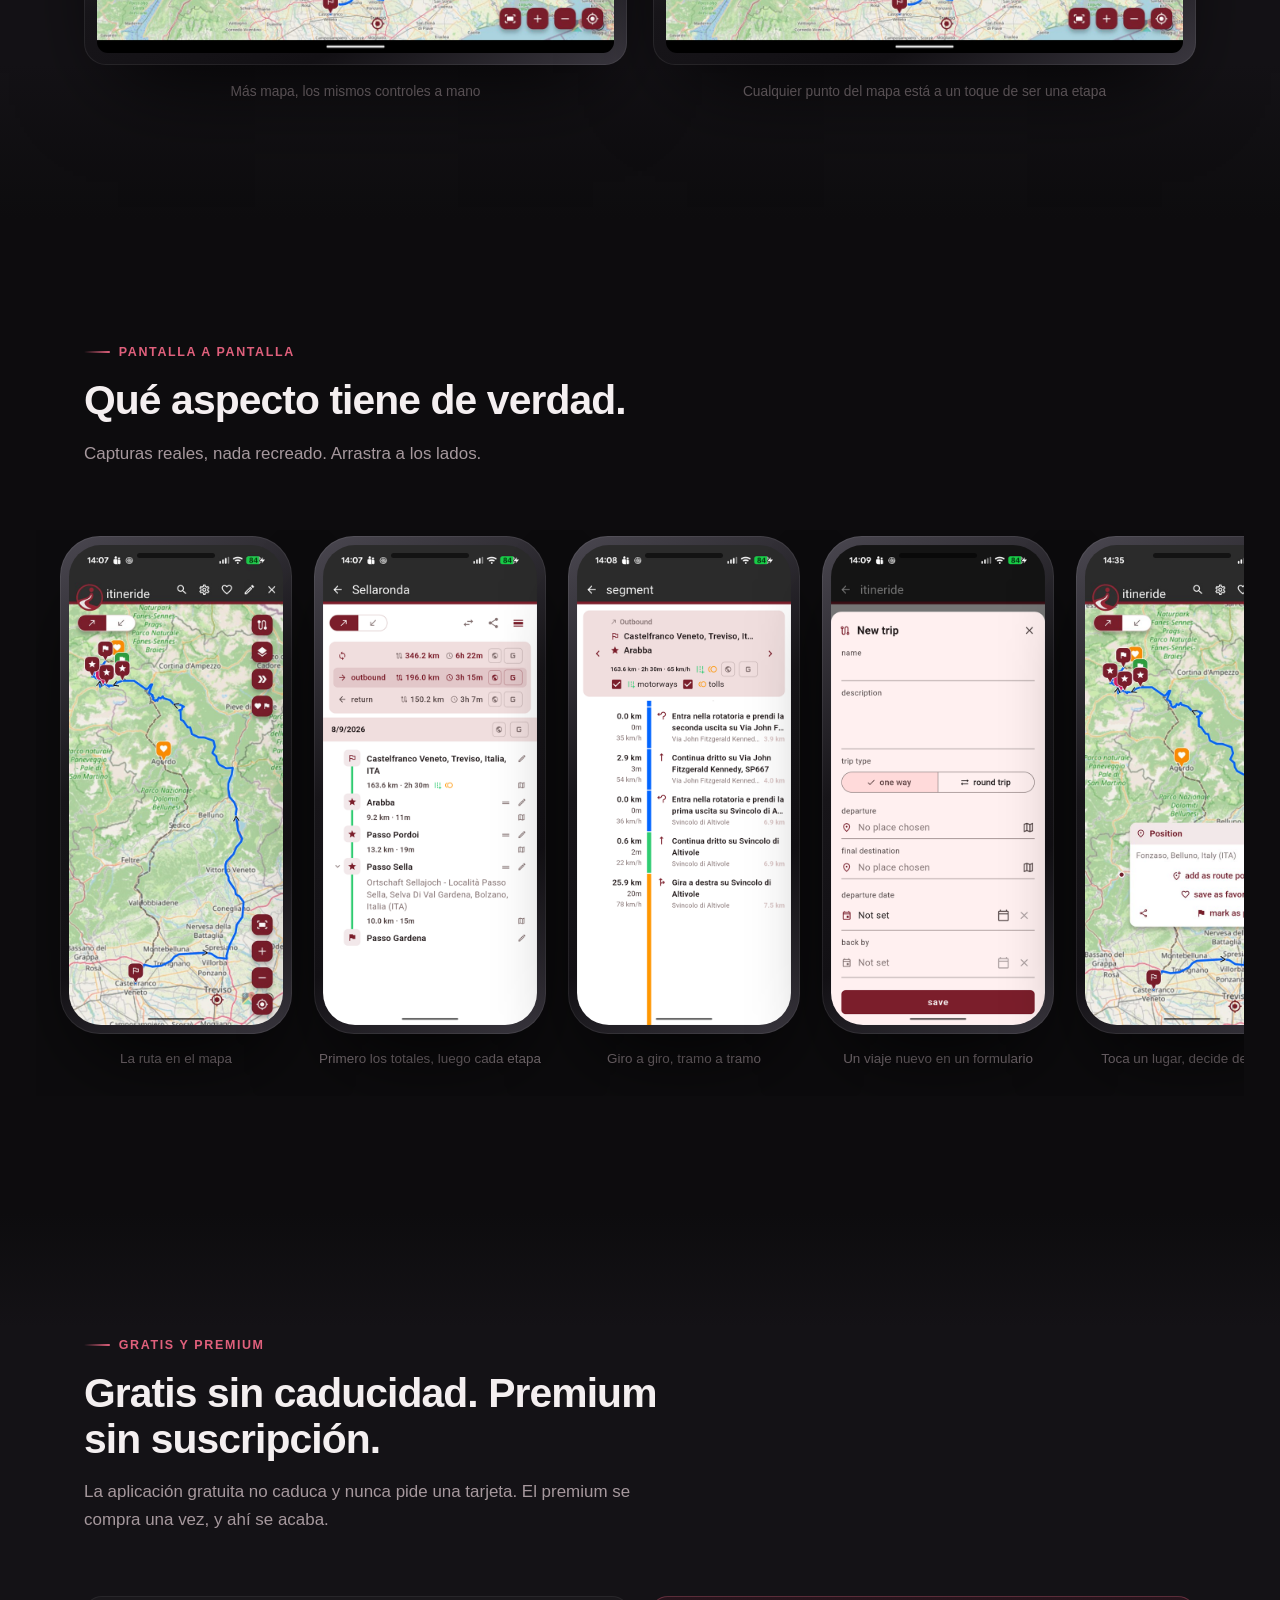
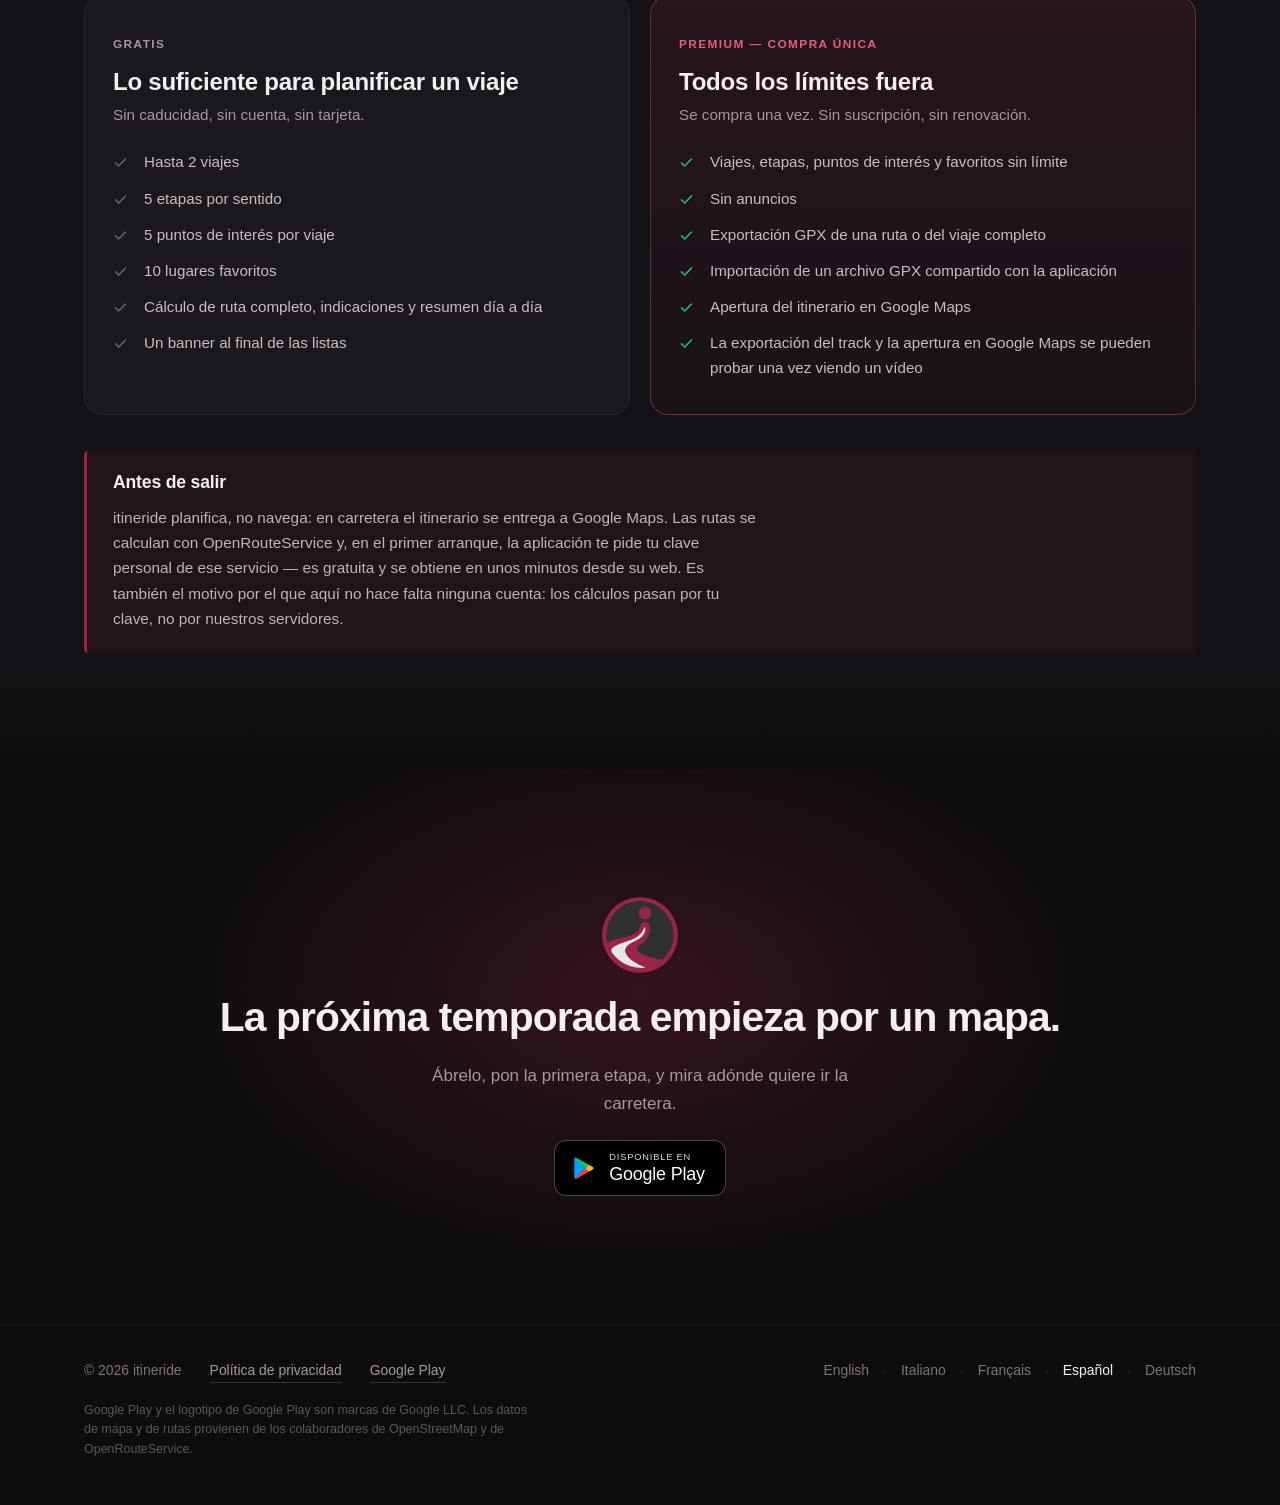
<file: es.html>
<!DOCTYPE html>
<html lang="es">
<head>
<meta charset="utf-8">
<meta name="viewport" content="width=device-width, initial-scale=1">
<title>itineride — el planificador de itinerarios para los viajes en moto</title>
<meta name="description" content="itineride es el planificador de itinerarios pensado para quien viaja en moto: pon las etapas, calcula cada tramo por su cuenta, llévate la distancia, el tiempo y las notas de cada jornada. En teléfono y en tablet. Sin cuenta, sin servidor.">
<link rel="icon" href="assets/icon.png" type="image/png">
<link rel="apple-touch-icon" href="assets/icon.png">

<meta property="og:type" content="website">
<meta property="og:title" content="itineride — el planificador de itinerarios para los viajes en moto">
<meta property="og:description" content="Pon las etapas, calcula cada tramo por su cuenta, llévate la distancia, el tiempo y las notas de cada jornada. En teléfono y en tablet.">
<meta property="og:image" content="assets/icon.png">
<meta name="theme-color" content="#0D0C0E">

<link rel="alternate" hreflang="en" href="index.html">
<link rel="alternate" hreflang="it" href="it.html">
<link rel="alternate" hreflang="fr" href="fr.html">
<link rel="alternate" hreflang="es" href="es.html">
<link rel="alternate" hreflang="de" href="de.html">
<link rel="alternate" hreflang="x-default" href="index.html">

<link rel="stylesheet" href="assets/site.css?v=2">
</head>
<body id="top">

<!-- ══════════════════════════ top bar ══════════════════════════ -->
<header class="topbar" id="topbar">
  <div class="wrap">
    <a class="brand" href="#top"><img src="assets/icon.png" alt=""> itineride</a>
    <nav class="navlinks">
      <a href="#how">Cómo funciona</a>
      <a href="#features">Funciones</a>
      <a href="#devices">Teléfono y tablet</a>
      <a href="#plans">Gratis y premium</a>
    </nav>

    <details class="lang">
      <summary title="Idioma">
        <svg class="globe" viewBox="0 0 24 24" fill="none" stroke="currentColor" stroke-width="1.9" stroke-linecap="round" stroke-linejoin="round" aria-hidden="true"><circle cx="12" cy="12" r="9"/><path d="M3 12h18M12 3a15 15 0 0 1 0 18 15 15 0 0 1 0-18z"/></svg>
        ES
        <svg class="chev" viewBox="0 0 24 24" fill="none" stroke="currentColor" stroke-width="2.6" stroke-linecap="round" stroke-linejoin="round" aria-hidden="true"><path d="M6 9l6 6 6-6"/></svg>
      </summary>
      <div class="lang__menu">
        <a href="index.html?lang=en" hreflang="en">English <span>en</span></a>
        <a href="it.html?lang=it" hreflang="it">Italiano <span>it</span></a>
        <a href="fr.html?lang=fr" hreflang="fr">Français <span>fr</span></a>
        <a href="es.html?lang=es" hreflang="es" aria-current="page">Español <span>es</span></a>
        <a href="de.html?lang=de" hreflang="de">Deutsch <span>de</span></a>
      </div>
    </details>

    <a class="play play--sm" href="https://play.google.com/store/apps/details?id=it.boschin.itineride&amp;hl=es" target="_blank" rel="noopener">
      <svg viewBox="0 0 24 24" aria-hidden="true">
        <path d="M3.6 2.3A1.6 1.6 0 0 0 3 3.6v16.8c0 .53.2 1 .6 1.3l.1.08 9.4-9.4v-.22L3.6 2.3z" fill="#00A0FF"/>
        <path d="M16.3 15.5l-3.2-3.1v-.23l3.2-3.15.08.05 3.72 2.12c1.06.6 1.06 1.6 0 2.2l-3.72 2.11-.08z" fill="#FFBC00"/>
        <path d="M16.38 15.45L13.1 12.28l-9.5 9.5c.35.37.93.42 1.58.05l11.2-6.38" fill="#FF3A44"/>
        <path d="M16.38 9.1L5.18 2.73c-.65-.37-1.23-.32-1.58.05l9.5 9.5 3.28-3.18z" fill="#00D26A"/>
      </svg>
      <span class="txt"><small>Disponible en</small><strong>Google Play</strong></span>
    </a>
  </div>
</header>

<!-- ══════════════════════════ hero ══════════════════════════ -->
<section class="hero">
  <div class="hero__bg"><img src="assets/tablet-map.jpg" alt="" aria-hidden="true"></div>
  <div class="wrap">
    <div>
      <span class="eyebrow">para quien viaja en moto</span>
      <h1>El viaje toma forma <em>etapa tras etapa.</em></h1>
      <p class="lead">
        itineride es el planificador de itinerarios pensado para quien va en moto. Toca el mapa para
        poner una etapa, mira la ruta dibujarse, y llévate contigo la distancia, el tiempo de
        conducción y las notas de cada jornada — en el teléfono que llevas en el bolsillo y en la
        tablet apoyada en la mesa.
      </p>

      <div class="cta">
        <a class="play" href="https://play.google.com/store/apps/details?id=it.boschin.itineride&amp;hl=es" target="_blank" rel="noopener">
          <svg viewBox="0 0 24 24" aria-hidden="true">
            <path d="M3.6 2.3A1.6 1.6 0 0 0 3 3.6v16.8c0 .53.2 1 .6 1.3l.1.08 9.4-9.4v-.22L3.6 2.3z" fill="#00A0FF"/>
            <path d="M16.3 15.5l-3.2-3.1v-.23l3.2-3.15.08.05 3.72 2.12c1.06.6 1.06 1.6 0 2.2l-3.72 2.11-.08z" fill="#FFBC00"/>
            <path d="M16.38 15.45L13.1 12.28l-9.5 9.5c.35.37.93.42 1.58.05l11.2-6.38" fill="#FF3A44"/>
            <path d="M16.38 9.1L5.18 2.73c-.65-.37-1.23-.32-1.58.05l9.5 9.5 3.28-3.18z" fill="#00D26A"/>
          </svg>
          <span class="txt"><small>Disponible en</small><strong>Google Play</strong></span>
        </a>
        <a class="ghost" href="#how">
          Mira cómo funciona
          <svg viewBox="0 0 24 24" width="16" height="16" fill="none" stroke="currentColor" stroke-width="2" stroke-linecap="round" stroke-linejoin="round" aria-hidden="true"><path d="M5 12h14M13 6l6 6-6 6"/></svg>
        </a>
      </div>

      <div class="chips">
        <span class="chip"><b>Gratis</b>, sin caducidad</span>
        <span class="chip">Sin cuenta, <b>sin servidor</b></span>
        <span class="chip">km <b>o</b> millas</span>
        <span class="chip"><b>5</b> idiomas</span>
      </div>
    </div>

    <div class="hero__device">
      <div class="phone">
        <img src="assets/phone-map.jpg" width="540" height="1212" alt="itineride en un teléfono: una ruta por los Dolomitas dibujada en el mapa, con las etapas y los puntos de interés marcados a lo largo del camino.">
      </div>
    </div>
  </div>
</section>

<!-- ══════════════════════════ how it works ══════════════════════════ -->
<section class="band band--alt" id="how">
  <div class="wrap">
    <div class="sechead reveal">
      <span class="eyebrow">cómo funciona</span>
      <h2>Tres gestos, y el itinerario está listo.</h2>
      <p>Nada que configurar antes de empezar: abre el mapa, y el primer toque ya es una etapa.</p>
    </div>

    <div class="stepsgrid">
      <div class="reveal">

        <div class="step">
          <div class="step__rail">
            <div class="step__pin">
              <svg viewBox="0 0 24 24" fill="none" stroke="currentColor" stroke-width="1.9" stroke-linecap="round" stroke-linejoin="round" aria-hidden="true"><path d="M12 21s7-5.5 7-11a7 7 0 1 0-14 0c0 5.5 7 11 7 11z"/><circle cx="12" cy="10" r="2.6"/></svg>
            </div>
            <div class="step__line"></div>
          </div>
          <div class="step__body">
            <h3>Pon las etapas</h3>
            <p>
              Toca el mapa, busca un lugar o pega unas coordenadas: cada punto se convierte en una
              etapa. Elige entre solo ida e ida y vuelta — los dos sentidos siguen siendo distintos,
              cada uno con sus etapas — y marca puertos, refugios y miradores como puntos de
              interés, sin desviar el itinerario para llegar a ellos.
            </p>
          </div>
        </div>

        <div class="step">
          <div class="step__rail">
            <div class="step__pin">
              <svg viewBox="0 0 24 24" fill="none" stroke="currentColor" stroke-width="1.9" stroke-linecap="round" stroke-linejoin="round" aria-hidden="true"><path d="M6 20V9a3 3 0 0 1 3-3h6a3 3 0 0 0 3-3"/><circle cx="6" cy="20" r="2"/><circle cx="18" cy="3" r="2"/></svg>
            </div>
            <div class="step__line"></div>
          </div>
          <div class="step__body">
            <h3>Calcula cada tramo por su cuenta</h3>
            <p>
              Cada tramo se calcula por separado y vuelve con distancia, duración, velocidad media e
              indicaciones de giro. Autopistas y peajes son un interruptor que accionas tramo a
              tramo: así se eligen las buenas carreteras, y el enlace aburrido sigue siendo un
              enlace.
            </p>
            <div class="step__meta">
              <span><i class="dot" style="background:#2F6BFF"></i> autopista</span>
              <span><i class="dot" style="background:#27C36B"></i> enlace</span>
              <span><i class="dot" style="background:#F5A623"></i> carretera principal</span>
            </div>
          </div>
        </div>

        <div class="step">
          <div class="step__rail">
            <div class="step__pin">
              <svg viewBox="0 0 24 24" fill="none" stroke="currentColor" stroke-width="1.9" stroke-linecap="round" stroke-linejoin="round" aria-hidden="true"><path d="M5 21V4a1 1 0 0 1 1-1h11l-2 4 2 4H6"/></svg>
            </div>
            <div class="step__line"></div>
          </div>
          <div class="step__body">
            <h3>Llévatelo contigo</h3>
            <p>
              El resumen reúne los totales del viaje y los reparte día a día, incluidos los días de
              descanso. Comparte el itinerario con quien sale contigo, expórtalo en GPX, o
              entrégaselo a Google Maps la mañana de la salida.
            </p>
          </div>
        </div>

      </div>

      <div class="reveal">
        <div class="phone">
          <img loading="lazy" src="assets/phone-trip.png" width="540" height="1212" alt="La página del viaje: arriba los totales de ida y vuelta, luego la lista de etapas con la distancia y el tiempo entre cada una.">
        </div>
      </div>
    </div>
  </div>
</section>

<!-- ══════════════════════════ features ══════════════════════════ -->
<section class="band" id="features">
  <div class="wrap">
    <div class="sechead reveal">
      <span class="eyebrow">qué hay dentro</span>
      <h2>Todo lo que un viaje necesita. Nada que no necesite.</h2>
      <p>Sin muro de novedades, sin amigos que añadir, sin nube que sincronizar. Un planificador que se abre rápido y guarda lo que escribiste.</p>
    </div>

    <div class="grid3">

      <div class="card reveal">
        <div class="card__ico"><svg viewBox="0 0 24 24" fill="none" stroke="currentColor" stroke-width="1.9" stroke-linecap="round" stroke-linejoin="round"><path d="m9 4 6 2.5L21 4v14l-6 2.5L9 18l-6 2.5V6.5z"/><path d="M9 4v14M15 6.5v14"/></svg></div>
        <h3>Etapas, las encuentres como las encuentres</h3>
        <p>Un toque en el mapa, una búsqueda por nombre, o unas coordenadas pegadas del mensaje de un foro. Las tres acaban en el mismo sitio: una etapa en tu ruta.</p>
      </div>

      <div class="card reveal">
        <div class="card__ico"><svg viewBox="0 0 24 24" fill="none" stroke="currentColor" stroke-width="1.9" stroke-linecap="round" stroke-linejoin="round"><path d="M17 3l4 4-4 4"/><path d="M21 7H8a4 4 0 0 0-4 4v1"/><path d="M7 21l-4-4 4-4"/><path d="M3 17h13a4 4 0 0 0 4-4v-1"/></svg></div>
        <h3>Solo ida o ida y vuelta</h3>
        <p>Elige ida y vuelta y la vuelta se convierte en un sentido propio, con sus etapas y sus carreteras. Volver a casa nunca tiene que rehacer el camino de ida.</p>
      </div>

      <div class="card reveal">
        <div class="card__ico"><svg viewBox="0 0 24 24" fill="none" stroke="currentColor" stroke-width="1.9" stroke-linecap="round" stroke-linejoin="round"><path d="M5 21V4h14l-2.5 4L19 12H5"/><circle cx="5" cy="21" r="1.4"/></svg></div>
        <h3>Puntos de interés</h3>
        <p>Un puerto de montaña, un refugio, un mirador que quieres recordar: márcalo a lo largo del camino. Aparece en el mapa sin mover un metro de ruta.</p>
      </div>

      <div class="card reveal">
        <div class="card__ico"><svg viewBox="0 0 24 24" fill="none" stroke="currentColor" stroke-width="1.9" stroke-linecap="round" stroke-linejoin="round"><path d="M12 20s-7-4.4-7-9.4A4.1 4.1 0 0 1 12 8a4.1 4.1 0 0 1 7 2.6c0 5-7 9.4-7 9.4z"/></svg></div>
        <h3>Favoritos</h3>
        <p>Los lugares a los que vuelves quedan a un toque, listos para entrar en el próximo viaje que empieces.</p>
      </div>

      <div class="card reveal">
        <div class="card__ico"><svg viewBox="0 0 24 24" fill="none" stroke="currentColor" stroke-width="1.9" stroke-linecap="round" stroke-linejoin="round"><path d="M4 21V8M12 21V4M20 21v-9"/><circle cx="4" cy="5.5" r="1.6"/><circle cx="12" cy="16" r="1.6"/><circle cx="20" cy="9" r="1.6"/></svg></div>
        <h3>Autopistas y peajes, tramo a tramo</h3>
        <p>Dos interruptores en cada tramo. Vuela por la autopista para llegar a la montaña, y luego deja los puertos sin ella.</p>
      </div>

      <div class="card reveal">
        <div class="card__ico"><svg viewBox="0 0 24 24" fill="none" stroke="currentColor" stroke-width="1.9" stroke-linecap="round" stroke-linejoin="round"><rect x="3" y="5" width="18" height="16" rx="2.5"/><path d="M3 10h18M8 3v4M16 3v4"/></svg></div>
        <h3>Día a día, días de descanso incluidos</h3>
        <p>Los totales se reparten entre las jornadas en las que de verdad vas a rodar: una semana fuera deja de ser un único número largo.</p>
      </div>

      <div class="card reveal">
        <div class="card__ico"><svg viewBox="0 0 24 24" fill="none" stroke="currentColor" stroke-width="1.9" stroke-linecap="round" stroke-linejoin="round"><path d="M12 3v12M8 11l4 4 4-4"/><path d="M4 17v2a2 2 0 0 0 2 2h12a2 2 0 0 0 2-2v-2"/></svg></div>
        <h3>GPX de entrada y de salida</h3>
        <p>Exporta una ruta o el viaje entero — notas, enlaces, tipos de etapa y días de descanso incluidos — y abre el GPX que alguien ha compartido contigo.</p>
      </div>

      <div class="card reveal">
        <div class="card__ico"><svg viewBox="0 0 24 24" fill="none" stroke="currentColor" stroke-width="1.9" stroke-linecap="round" stroke-linejoin="round"><rect x="4" y="3" width="16" height="18" rx="2.5"/><path d="M9 8h6M9 12h6M9 16h3"/></svg></div>
        <h3>Todo se queda en el dispositivo</h3>
        <p>Un archivo local: sin cuenta, sin registro, sin ningún servidor nuestro en medio. Nada que borrar después, porque nunca se envió nada.</p>
      </div>

      <div class="card reveal">
        <div class="card__ico"><svg viewBox="0 0 24 24" fill="none" stroke="currentColor" stroke-width="1.9" stroke-linecap="round" stroke-linejoin="round"><circle cx="12" cy="12" r="9"/><path d="M3 12h18M12 3a15 15 0 0 1 0 18 15 15 0 0 1 0-18z"/></svg></div>
        <h3>Tus unidades, tu idioma</h3>
        <p>Kilómetros o millas, y toda la aplicación — indicaciones de giro y nombres de lugares incluidos — en español, italiano, inglés, francés o alemán.</p>
      </div>

    </div>
  </div>
</section>

<!-- ══════════════════════════ phone + tablet ══════════════════════════ -->
<section class="band band--alt" id="devices">
  <div class="wrap">
    <div class="sechead reveal">
      <span class="eyebrow">teléfono y tablet</span>
      <h2>El mismo viaje, en la pantalla que tengas a mano.</h2>
      <p>
        La disposición sigue a la pantalla en vez de estirarse para llenarla. En el teléfono el mapa
        ocupa toda la pantalla y el viaje se abre encima. En una tablet la lista y los sentidos van
        uno al lado del otro: tocas una etapa a la izquierda y ves los totales cambiar a la derecha.
      </p>
    </div>

    <div class="devices">
      <div class="reveal">
        <div class="tablet">
          <img loading="lazy" src="assets/tablet-split.png" width="1120" height="700" alt="itineride en una tablet: a la izquierda la lista de etapas, a la derecha la ida y la vuelta con sus totales.">
        </div>
        <p class="caption">Tablet — las etapas y sus sentidos, uno al lado del otro (aquí en italiano, uno de los cinco)</p>
      </div>
      <div class="reveal">
        <div class="phone">
          <img loading="lazy" src="assets/phone-legs.jpg" width="540" height="1212" alt="itineride en un teléfono: el tramo que estás recorriendo dibujado en color sobre el mapa, con distancia, duración y velocidad media abajo.">
        </div>
        <p class="caption">Teléfono — un tramo cada vez</p>
      </div>
    </div>

    <div class="split2">
      <div class="reveal">
        <div class="tablet">
          <img loading="lazy" src="assets/tablet-map.jpg" width="1120" height="700" alt="itineride en una tablet: toda la ruta por los Dolomitas en un mapa ancho, con las barras de controles recogidas en las esquinas.">
        </div>
        <p class="caption">Más mapa, los mismos controles a mano</p>
      </div>
      <div class="reveal">
        <div class="tablet">
          <img loading="lazy" src="assets/tablet-position.jpg" width="1120" height="700" alt="Un lugar elegido en el mapa de la tablet, con las opciones para añadirlo como etapa, guardarlo en favoritos o marcarlo como punto de interés.">
        </div>
        <p class="caption">Cualquier punto del mapa está a un toque de ser una etapa</p>
      </div>
    </div>
  </div>
</section>

<!-- ══════════════════════════ gallery ══════════════════════════ -->
<section class="band" id="screens">
  <div class="wrap">
    <div class="sechead reveal">
      <span class="eyebrow">pantalla a pantalla</span>
      <h2>Qué aspecto tiene de verdad.</h2>
      <p>Capturas reales, nada recreado. Arrastra a los lados.</p>
    </div>
  </div>

  <div class="railwrap reveal">
    <div class="rail">
      <figure class="shot">
        <div class="phone"><img loading="lazy" src="assets/phone-map.jpg" width="540" height="1212" alt="La ruta dibujada en el mapa con las etapas y los puntos de interés."></div>
        <figcaption>La ruta en el mapa</figcaption>
      </figure>
      <figure class="shot">
        <div class="phone"><img loading="lazy" src="assets/phone-trip.png" width="540" height="1212" alt="La página del viaje con los totales y la lista de etapas."></div>
        <figcaption>Primero los totales, luego cada etapa</figcaption>
      </figure>
      <figure class="shot">
        <div class="phone"><img loading="lazy" src="assets/phone-turns.png" width="540" height="1212" alt="Las indicaciones de giro de un tramo, con los interruptores de autopistas y peajes."></div>
        <figcaption>Giro a giro, tramo a tramo</figcaption>
      </figure>
      <figure class="shot">
        <div class="phone"><img loading="lazy" src="assets/phone-new.png" width="540" height="1212" alt="El formulario del viaje nuevo: nombre, descripción, solo ida o ida y vuelta, salida, destino y fechas."></div>
        <figcaption>Un viaje nuevo en un formulario</figcaption>
      </figure>
      <figure class="shot">
        <div class="phone"><img loading="lazy" src="assets/phone-position.jpg" width="540" height="1212" alt="Un lugar tocado en el mapa, con las opciones para añadirlo como etapa, guardarlo en favoritos o marcarlo como punto de interés."></div>
        <figcaption>Toca un lugar, decide después</figcaption>
      </figure>
      <figure class="shot">
        <div class="phone"><img loading="lazy" src="assets/phone-favs.jpg" width="540" height="1212" alt="El mapa cubierto de lugares guardados en favoritos a lo largo de una ruta larga."></div>
        <figcaption>Favoritos por todo el mapa</figcaption>
      </figure>
      <figure class="shot">
        <div class="phone"><img loading="lazy" src="assets/phone-settings.png" width="540" height="1212" alt="Los ajustes: idioma, unidades en kilómetros o millas, lugar de casa, confirmaciones y clave del servicio de rutas."></div>
        <figcaption>Idioma y unidades, como quieras</figcaption>
      </figure>
    </div>
  </div>
</section>

<!-- ══════════════════════════ plans ══════════════════════════ -->
<section class="band band--alt" id="plans">
  <div class="wrap">
    <div class="sechead reveal">
      <span class="eyebrow">gratis y premium</span>
      <h2>Gratis sin caducidad. Premium sin suscripción.</h2>
      <p>La aplicación gratuita no caduca y nunca pide una tarjeta. El premium se compra una vez, y ahí se acaba.</p>
    </div>

    <div class="plans">
      <div class="plan plan--free reveal">
        <span class="plan__tag">Gratis</span>
        <h3>Lo suficiente para planificar un viaje</h3>
        <p class="plan__note">Sin caducidad, sin cuenta, sin tarjeta.</p>
        <ul>
          <li><svg viewBox="0 0 24 24" fill="none" stroke="currentColor" stroke-width="2.4" stroke-linecap="round" stroke-linejoin="round"><path d="M4 12.5 9 17.5 20 6.5"/></svg> Hasta 2 viajes</li>
          <li><svg viewBox="0 0 24 24" fill="none" stroke="currentColor" stroke-width="2.4" stroke-linecap="round" stroke-linejoin="round"><path d="M4 12.5 9 17.5 20 6.5"/></svg> 5 etapas por sentido</li>
          <li><svg viewBox="0 0 24 24" fill="none" stroke="currentColor" stroke-width="2.4" stroke-linecap="round" stroke-linejoin="round"><path d="M4 12.5 9 17.5 20 6.5"/></svg> 5 puntos de interés por viaje</li>
          <li><svg viewBox="0 0 24 24" fill="none" stroke="currentColor" stroke-width="2.4" stroke-linecap="round" stroke-linejoin="round"><path d="M4 12.5 9 17.5 20 6.5"/></svg> 10 lugares favoritos</li>
          <li><svg viewBox="0 0 24 24" fill="none" stroke="currentColor" stroke-width="2.4" stroke-linecap="round" stroke-linejoin="round"><path d="M4 12.5 9 17.5 20 6.5"/></svg> Cálculo de ruta completo, indicaciones y resumen día a día</li>
          <li><svg viewBox="0 0 24 24" fill="none" stroke="currentColor" stroke-width="2.4" stroke-linecap="round" stroke-linejoin="round"><path d="M4 12.5 9 17.5 20 6.5"/></svg> Un banner al final de las listas</li>
        </ul>
      </div>

      <div class="plan plan--pro reveal">
        <span class="plan__tag">Premium — compra única</span>
        <h3>Todos los límites fuera</h3>
        <p class="plan__note">Se compra una vez. Sin suscripción, sin renovación.</p>
        <ul>
          <li><svg viewBox="0 0 24 24" fill="none" stroke="currentColor" stroke-width="2.4" stroke-linecap="round" stroke-linejoin="round"><path d="M4 12.5 9 17.5 20 6.5"/></svg> Viajes, etapas, puntos de interés y favoritos sin límite</li>
          <li><svg viewBox="0 0 24 24" fill="none" stroke="currentColor" stroke-width="2.4" stroke-linecap="round" stroke-linejoin="round"><path d="M4 12.5 9 17.5 20 6.5"/></svg> Sin anuncios</li>
          <li><svg viewBox="0 0 24 24" fill="none" stroke="currentColor" stroke-width="2.4" stroke-linecap="round" stroke-linejoin="round"><path d="M4 12.5 9 17.5 20 6.5"/></svg> Exportación GPX de una ruta o del viaje completo</li>
          <li><svg viewBox="0 0 24 24" fill="none" stroke="currentColor" stroke-width="2.4" stroke-linecap="round" stroke-linejoin="round"><path d="M4 12.5 9 17.5 20 6.5"/></svg> Importación de un archivo GPX compartido con la aplicación</li>
          <li><svg viewBox="0 0 24 24" fill="none" stroke="currentColor" stroke-width="2.4" stroke-linecap="round" stroke-linejoin="round"><path d="M4 12.5 9 17.5 20 6.5"/></svg> Apertura del itinerario en Google Maps</li>
          <li><svg viewBox="0 0 24 24" fill="none" stroke="currentColor" stroke-width="2.4" stroke-linecap="round" stroke-linejoin="round"><path d="M4 12.5 9 17.5 20 6.5"/></svg> La exportación del track y la apertura en Google Maps se pueden probar una vez viendo un vídeo</li>
        </ul>
      </div>
    </div>

    <div class="note reveal" style="margin-top:36px">
      <h3>Antes de salir</h3>
      <p>
        itineride planifica, no navega: en carretera el itinerario se entrega a Google Maps. Las
        rutas se calculan con OpenRouteService y, en el primer arranque, la aplicación te pide tu
        clave personal de ese servicio — es gratuita y se obtiene en unos minutos desde su web. Es
        también el motivo por el que aquí no hace falta ninguna cuenta: los cálculos pasan por tu
        clave, no por nuestros servidores.
      </p>
    </div>
  </div>
</section>

<!-- ══════════════════════════ final cta ══════════════════════════ -->
<section class="final">
  <div class="wrap reveal">
    <img class="mark" src="assets/icon.png" alt="" width="76" height="76">
    <h2>La próxima temporada empieza por un mapa.</h2>
    <p>Ábrelo, pon la primera etapa, y mira adónde quiere ir la carretera.</p>
    <a class="play" href="https://play.google.com/store/apps/details?id=it.boschin.itineride&amp;hl=es" target="_blank" rel="noopener">
      <svg viewBox="0 0 24 24" aria-hidden="true">
        <path d="M3.6 2.3A1.6 1.6 0 0 0 3 3.6v16.8c0 .53.2 1 .6 1.3l.1.08 9.4-9.4v-.22L3.6 2.3z" fill="#00A0FF"/>
        <path d="M16.3 15.5l-3.2-3.1v-.23l3.2-3.15.08.05 3.72 2.12c1.06.6 1.06 1.6 0 2.2l-3.72 2.11-.08z" fill="#FFBC00"/>
        <path d="M16.38 15.45L13.1 12.28l-9.5 9.5c.35.37.93.42 1.58.05l11.2-6.38" fill="#FF3A44"/>
        <path d="M16.38 9.1L5.18 2.73c-.65-.37-1.23-.32-1.58.05l9.5 9.5 3.28-3.18z" fill="#00D26A"/>
      </svg>
      <span class="txt"><small>Disponible en</small><strong>Google Play</strong></span>
    </a>
  </div>
</section>

<!-- ══════════════════════════ footer ══════════════════════════ -->
<footer>
  <div class="wrap">
    <span>© 2026 itineride</span>
    <a href="privacy-policy.html" title="En inglés">Política de privacidad</a>
    <a href="https://play.google.com/store/apps/details?id=it.boschin.itineride&amp;hl=es" target="_blank" rel="noopener">Google Play</a>
    <span class="spacer"></span>
    <span class="langrow">
      <a href="index.html?lang=en" hreflang="en">English</a><i>·</i>
      <a href="it.html?lang=it" hreflang="it">Italiano</a><i>·</i>
      <a href="fr.html?lang=fr" hreflang="fr">Français</a><i>·</i>
      <a href="es.html?lang=es" hreflang="es" aria-current="page">Español</a><i>·</i>
      <a href="de.html?lang=de" hreflang="de">Deutsch</a>
    </span>
  </div>
  <div class="wrap">
    <p class="legal">
      Google Play y el logotipo de Google Play son marcas de Google LLC. Los datos de mapa y de
      rutas provienen de los colaboradores de OpenStreetMap y de OpenRouteService.
    </p>
  </div>
</footer>

<!-- ══════════════════════════ storage notice ══════════════════════════ -->
<aside class="notice" id="notice" hidden aria-label="Aviso de almacenamiento">
  <div class="notice__in">
    <p>Este sitio guarda una sola cosa en tu dispositivo: el idioma que eliges en el menú, para que tu próxima visita se abra en él. Sin cookies, sin analítica, sin servicios de terceros. <a href="privacy-policy.html">Política de privacidad</a></p>
    <button type="button">Entendido</button>
  </div>
</aside>

<script src="assets/site.js?v=2"></script>

</body>
</html>
</file>
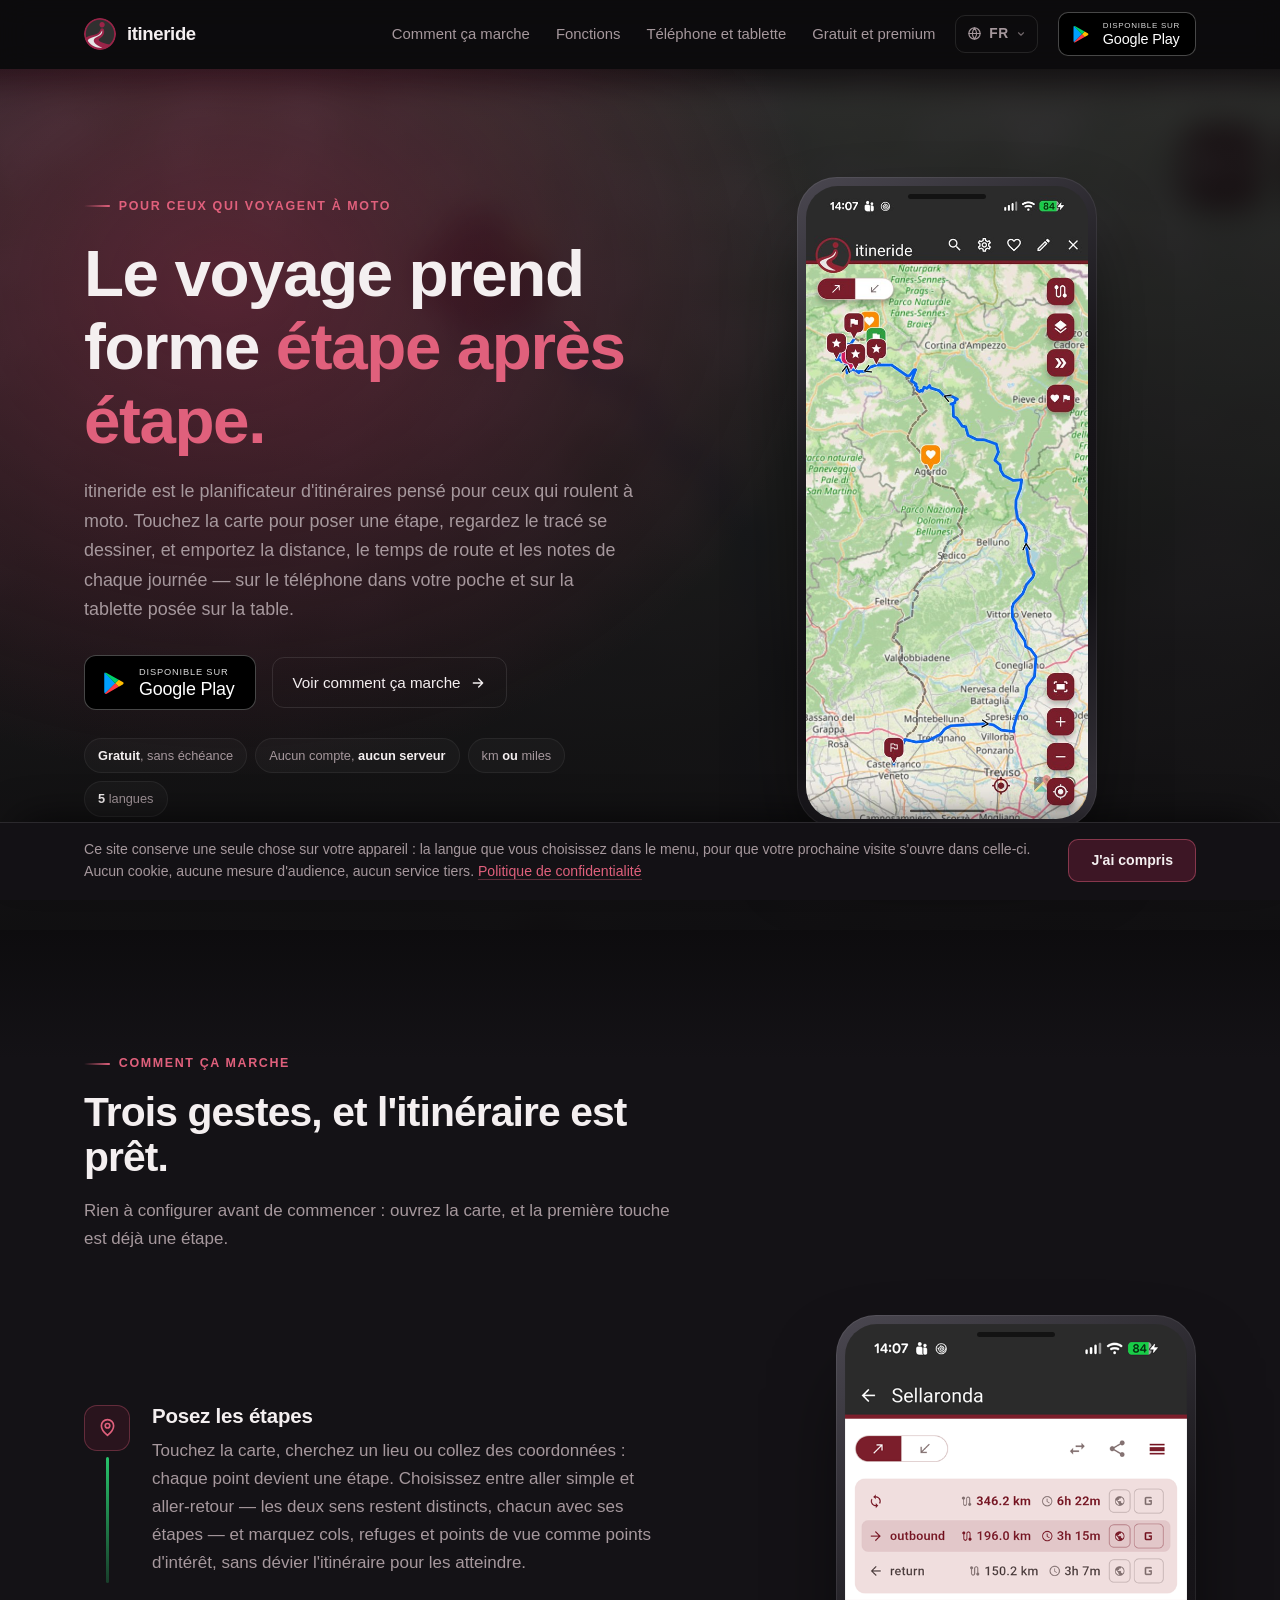
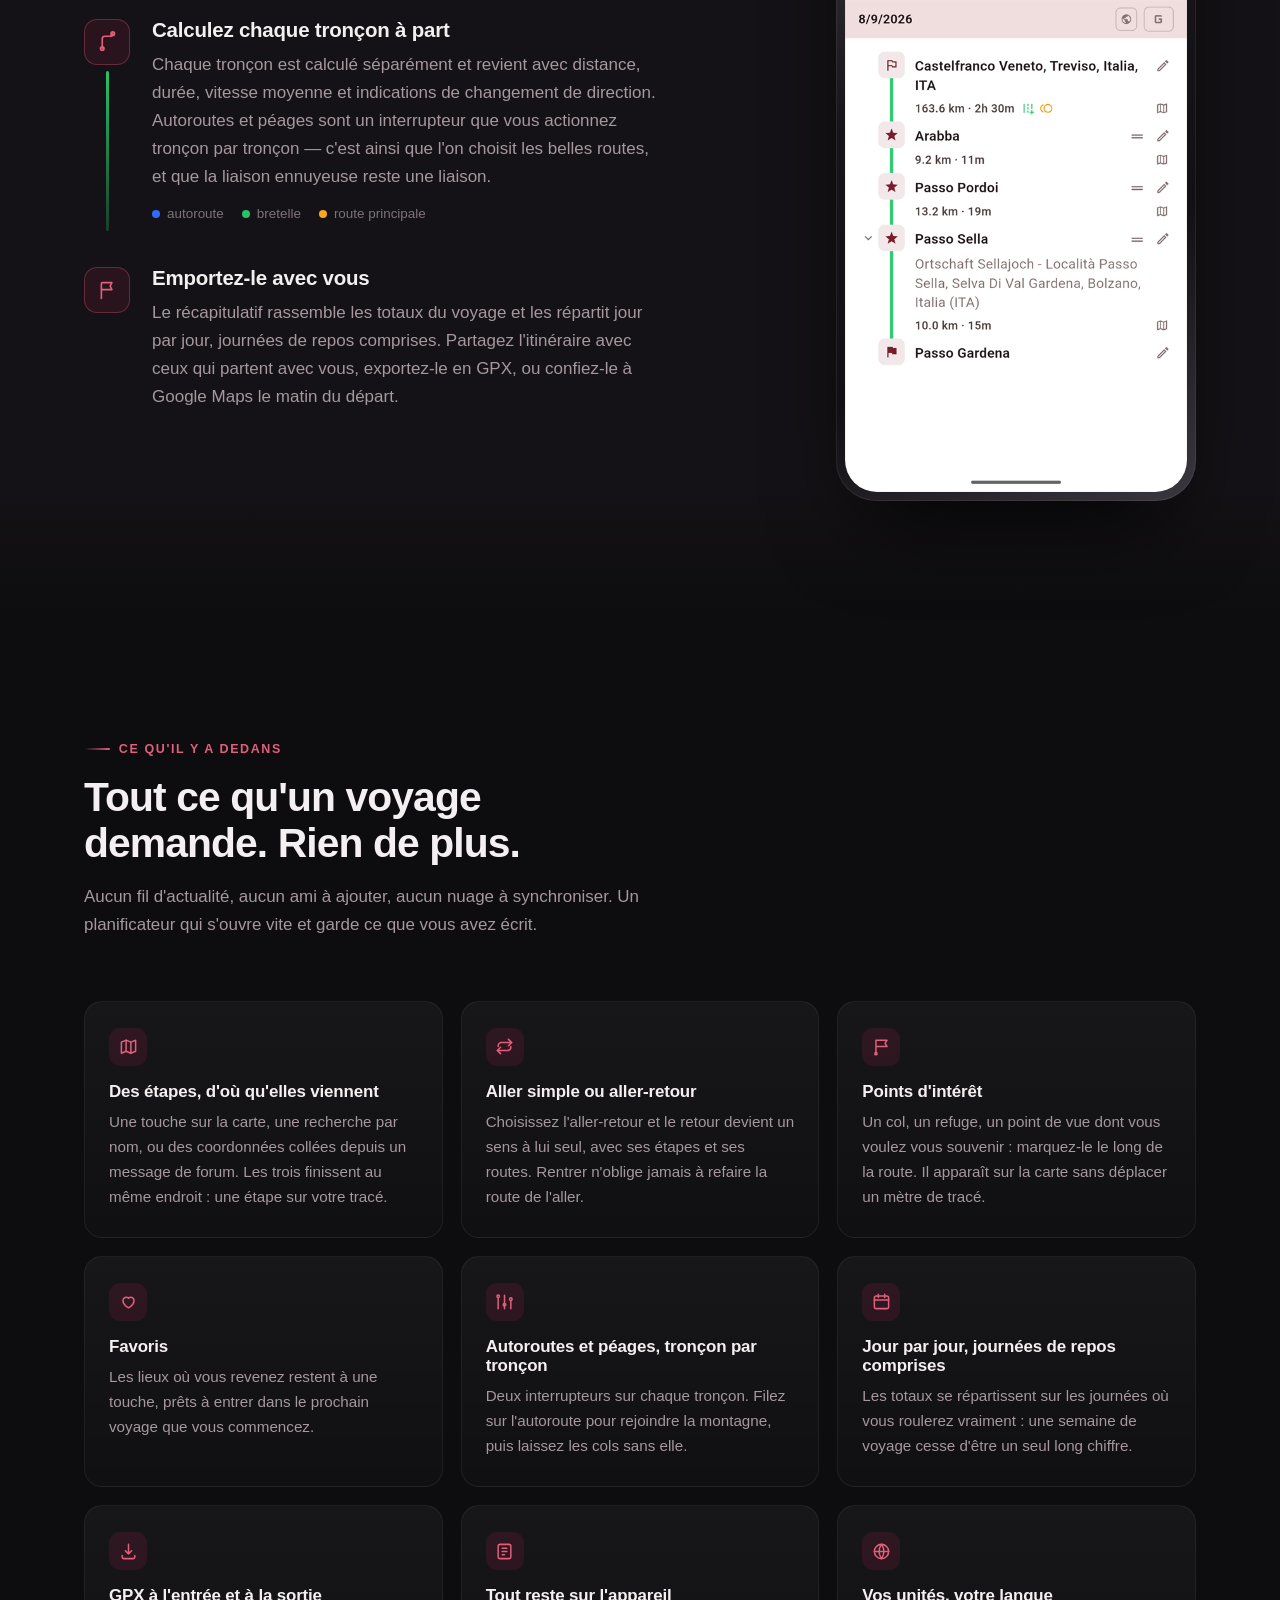
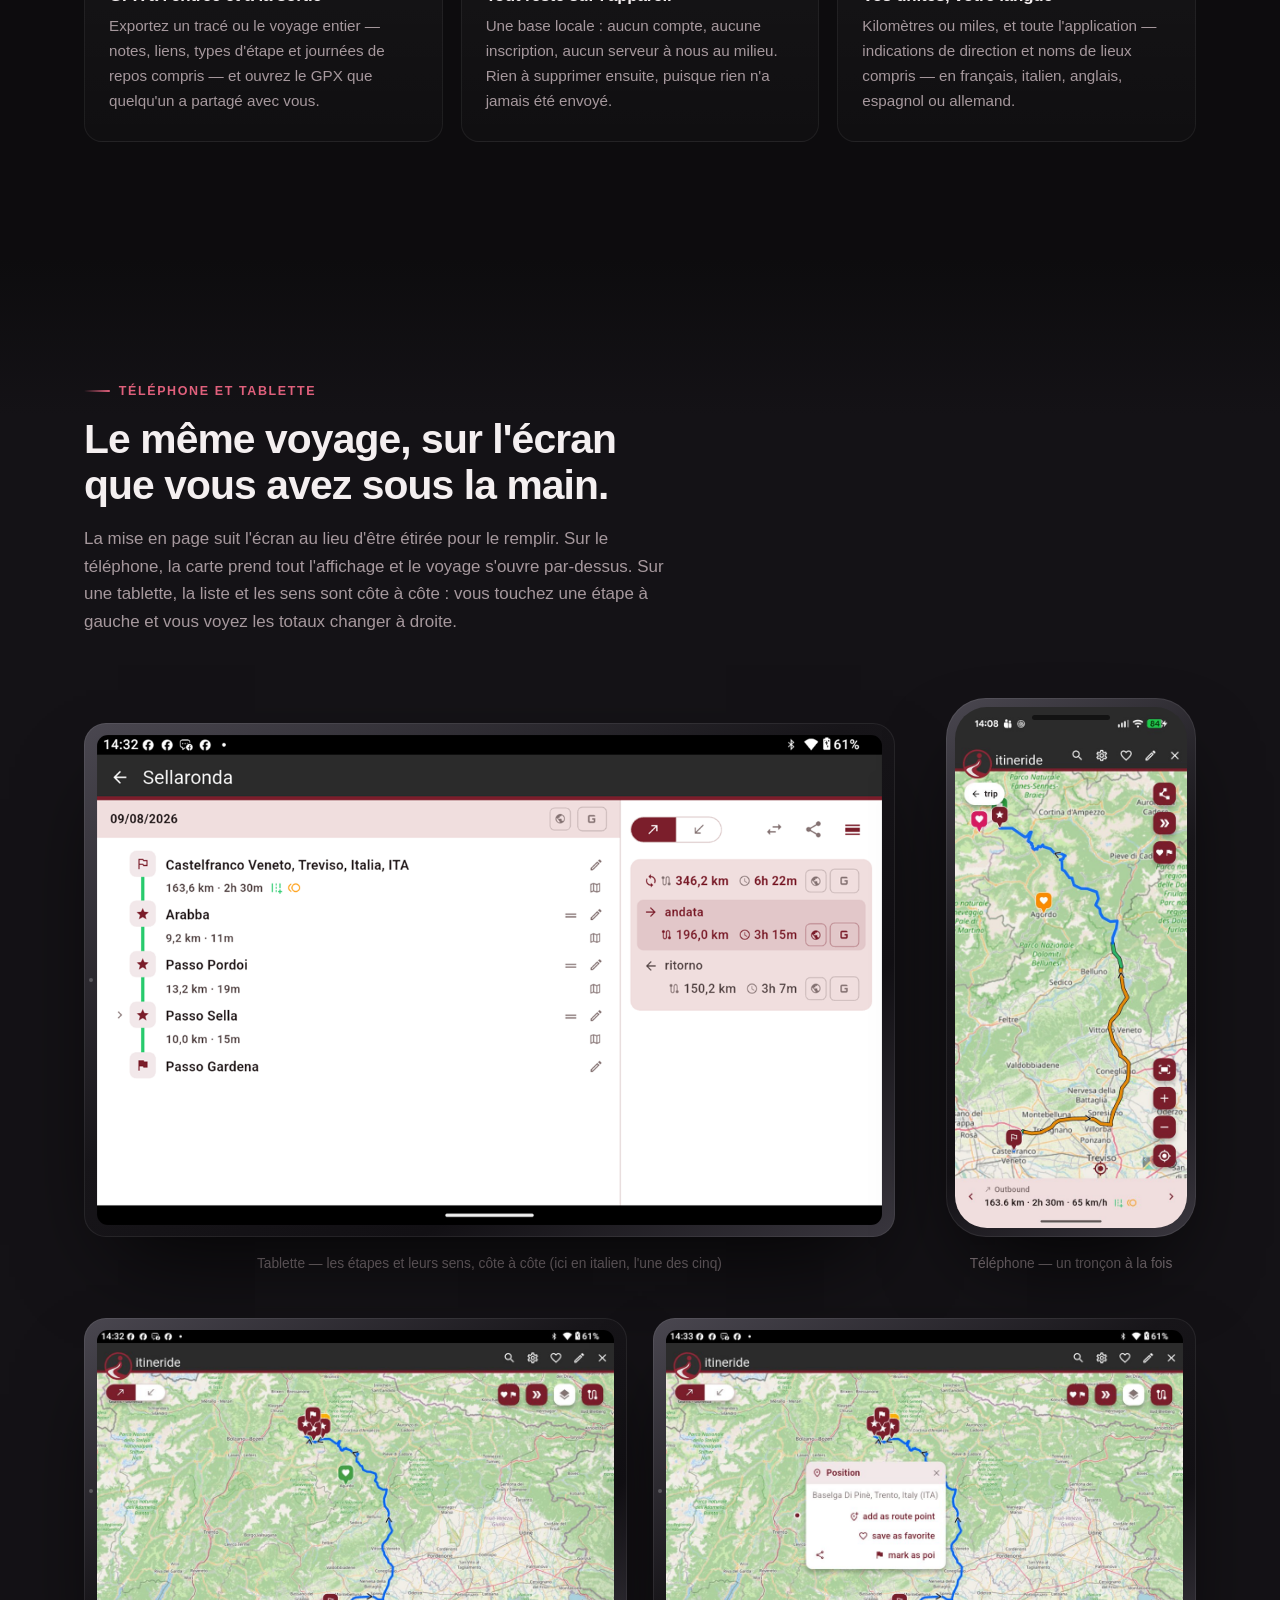
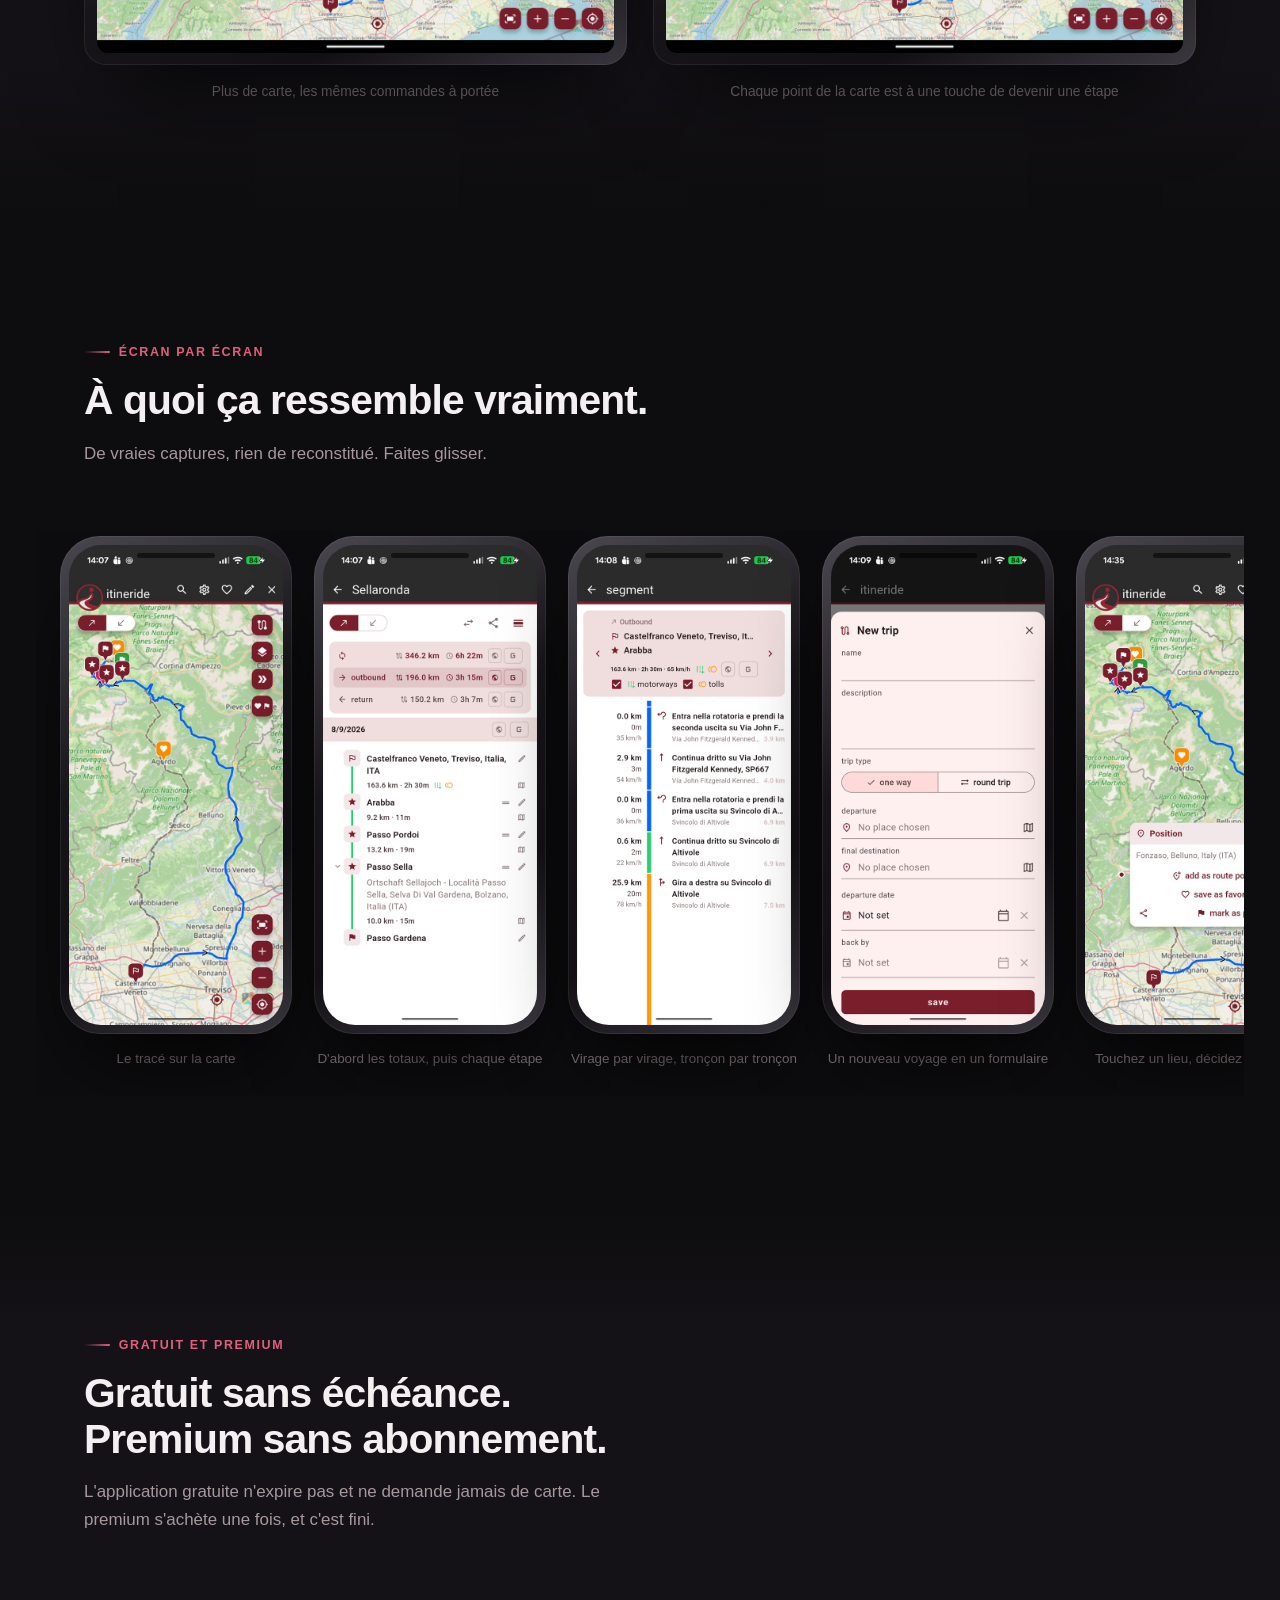
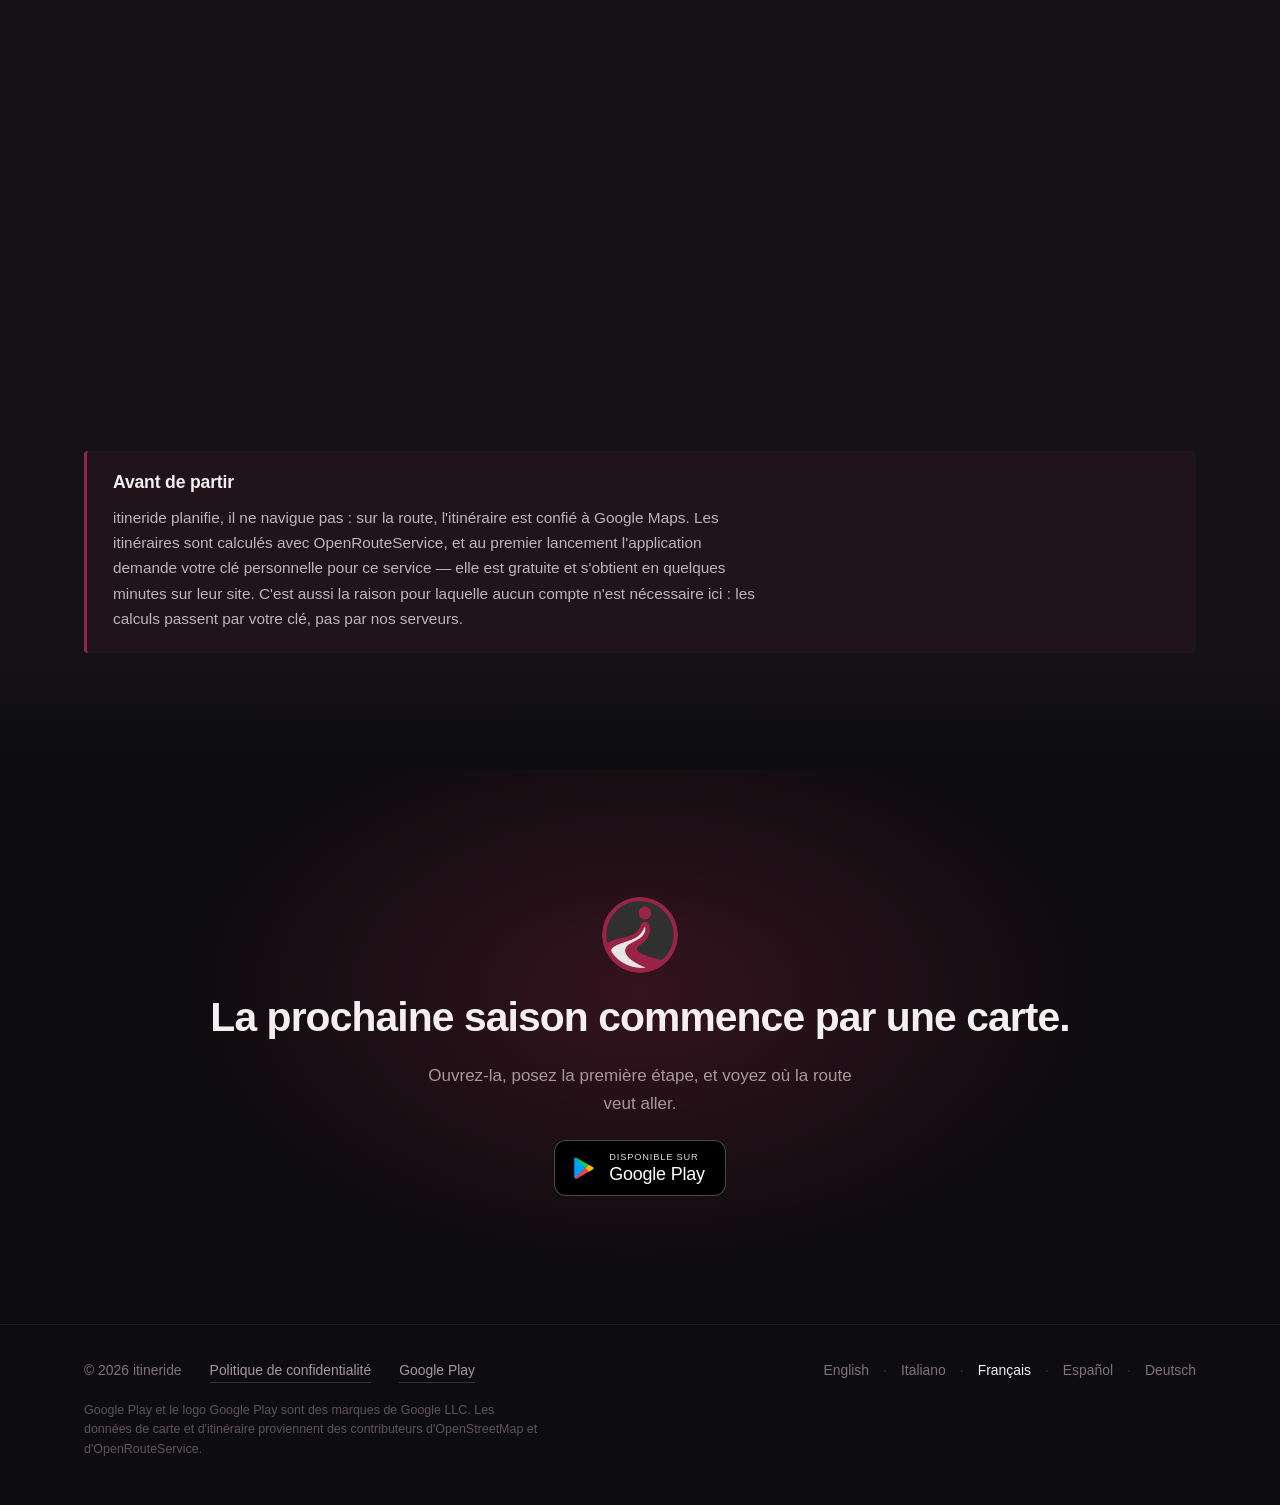
<file: fr.html>
<!DOCTYPE html>
<html lang="fr">
<head>
<meta charset="utf-8">
<meta name="viewport" content="width=device-width, initial-scale=1">
<title>itineride — le planificateur d'itinéraires pour les voyages à moto</title>
<meta name="description" content="itineride est le planificateur d'itinéraires pensé pour ceux qui voyagent à moto : posez les étapes, calculez chaque tronçon à part, emportez la distance, le temps de route et les notes de chaque journée. Sur téléphone et sur tablette. Aucun compte, aucun serveur.">
<link rel="icon" href="assets/icon.png" type="image/png">
<link rel="apple-touch-icon" href="assets/icon.png">

<meta property="og:type" content="website">
<meta property="og:title" content="itineride — le planificateur d'itinéraires pour les voyages à moto">
<meta property="og:description" content="Posez les étapes, calculez chaque tronçon à part, emportez la distance, le temps de route et les notes de chaque journée. Sur téléphone et sur tablette.">
<meta property="og:image" content="assets/icon.png">
<meta name="theme-color" content="#0D0C0E">

<link rel="alternate" hreflang="en" href="index.html">
<link rel="alternate" hreflang="it" href="it.html">
<link rel="alternate" hreflang="fr" href="fr.html">
<link rel="alternate" hreflang="es" href="es.html">
<link rel="alternate" hreflang="de" href="de.html">
<link rel="alternate" hreflang="x-default" href="index.html">

<link rel="stylesheet" href="assets/site.css?v=2">
</head>
<body id="top">

<!-- ══════════════════════════ top bar ══════════════════════════ -->
<header class="topbar" id="topbar">
  <div class="wrap">
    <a class="brand" href="#top"><img src="assets/icon.png" alt=""> itineride</a>
    <nav class="navlinks">
      <a href="#how">Comment ça marche</a>
      <a href="#features">Fonctions</a>
      <a href="#devices">Téléphone et tablette</a>
      <a href="#plans">Gratuit et premium</a>
    </nav>

    <details class="lang">
      <summary title="Langue">
        <svg class="globe" viewBox="0 0 24 24" fill="none" stroke="currentColor" stroke-width="1.9" stroke-linecap="round" stroke-linejoin="round" aria-hidden="true"><circle cx="12" cy="12" r="9"/><path d="M3 12h18M12 3a15 15 0 0 1 0 18 15 15 0 0 1 0-18z"/></svg>
        FR
        <svg class="chev" viewBox="0 0 24 24" fill="none" stroke="currentColor" stroke-width="2.6" stroke-linecap="round" stroke-linejoin="round" aria-hidden="true"><path d="M6 9l6 6 6-6"/></svg>
      </summary>
      <div class="lang__menu">
        <a href="index.html?lang=en" hreflang="en">English <span>en</span></a>
        <a href="it.html?lang=it" hreflang="it">Italiano <span>it</span></a>
        <a href="fr.html?lang=fr" hreflang="fr" aria-current="page">Français <span>fr</span></a>
        <a href="es.html?lang=es" hreflang="es">Español <span>es</span></a>
        <a href="de.html?lang=de" hreflang="de">Deutsch <span>de</span></a>
      </div>
    </details>

    <a class="play play--sm" href="https://play.google.com/store/apps/details?id=it.boschin.itineride&amp;hl=fr" target="_blank" rel="noopener">
      <svg viewBox="0 0 24 24" aria-hidden="true">
        <path d="M3.6 2.3A1.6 1.6 0 0 0 3 3.6v16.8c0 .53.2 1 .6 1.3l.1.08 9.4-9.4v-.22L3.6 2.3z" fill="#00A0FF"/>
        <path d="M16.3 15.5l-3.2-3.1v-.23l3.2-3.15.08.05 3.72 2.12c1.06.6 1.06 1.6 0 2.2l-3.72 2.11-.08z" fill="#FFBC00"/>
        <path d="M16.38 15.45L13.1 12.28l-9.5 9.5c.35.37.93.42 1.58.05l11.2-6.38" fill="#FF3A44"/>
        <path d="M16.38 9.1L5.18 2.73c-.65-.37-1.23-.32-1.58.05l9.5 9.5 3.28-3.18z" fill="#00D26A"/>
      </svg>
      <span class="txt"><small>Disponible sur</small><strong>Google Play</strong></span>
    </a>
  </div>
</header>

<!-- ══════════════════════════ hero ══════════════════════════ -->
<section class="hero">
  <div class="hero__bg"><img src="assets/tablet-map.jpg" alt="" aria-hidden="true"></div>
  <div class="wrap">
    <div>
      <span class="eyebrow">pour ceux qui voyagent à moto</span>
      <h1>Le voyage prend forme <em>étape après étape.</em></h1>
      <p class="lead">
        itineride est le planificateur d'itinéraires pensé pour ceux qui roulent à moto. Touchez la
        carte pour poser une étape, regardez le tracé se dessiner, et emportez la distance, le temps
        de route et les notes de chaque journée — sur le téléphone dans votre poche et sur la
        tablette posée sur la table.
      </p>

      <div class="cta">
        <a class="play" href="https://play.google.com/store/apps/details?id=it.boschin.itineride&amp;hl=fr" target="_blank" rel="noopener">
          <svg viewBox="0 0 24 24" aria-hidden="true">
            <path d="M3.6 2.3A1.6 1.6 0 0 0 3 3.6v16.8c0 .53.2 1 .6 1.3l.1.08 9.4-9.4v-.22L3.6 2.3z" fill="#00A0FF"/>
            <path d="M16.3 15.5l-3.2-3.1v-.23l3.2-3.15.08.05 3.72 2.12c1.06.6 1.06 1.6 0 2.2l-3.72 2.11-.08z" fill="#FFBC00"/>
            <path d="M16.38 15.45L13.1 12.28l-9.5 9.5c.35.37.93.42 1.58.05l11.2-6.38" fill="#FF3A44"/>
            <path d="M16.38 9.1L5.18 2.73c-.65-.37-1.23-.32-1.58.05l9.5 9.5 3.28-3.18z" fill="#00D26A"/>
          </svg>
          <span class="txt"><small>Disponible sur</small><strong>Google Play</strong></span>
        </a>
        <a class="ghost" href="#how">
          Voir comment ça marche
          <svg viewBox="0 0 24 24" width="16" height="16" fill="none" stroke="currentColor" stroke-width="2" stroke-linecap="round" stroke-linejoin="round" aria-hidden="true"><path d="M5 12h14M13 6l6 6-6 6"/></svg>
        </a>
      </div>

      <div class="chips">
        <span class="chip"><b>Gratuit</b>, sans échéance</span>
        <span class="chip">Aucun compte, <b>aucun serveur</b></span>
        <span class="chip">km <b>ou</b> miles</span>
        <span class="chip"><b>5</b> langues</span>
      </div>
    </div>

    <div class="hero__device">
      <div class="phone">
        <img src="assets/phone-map.jpg" width="540" height="1212" alt="itineride sur un téléphone : un tracé à travers les Dolomites dessiné sur la carte, avec les étapes et les points d'intérêt marqués le long de la route.">
      </div>
    </div>
  </div>
</section>

<!-- ══════════════════════════ how it works ══════════════════════════ -->
<section class="band band--alt" id="how">
  <div class="wrap">
    <div class="sechead reveal">
      <span class="eyebrow">comment ça marche</span>
      <h2>Trois gestes, et l'itinéraire est prêt.</h2>
      <p>Rien à configurer avant de commencer&nbsp;: ouvrez la carte, et la première touche est déjà une étape.</p>
    </div>

    <div class="stepsgrid">
      <div class="reveal">

        <div class="step">
          <div class="step__rail">
            <div class="step__pin">
              <svg viewBox="0 0 24 24" fill="none" stroke="currentColor" stroke-width="1.9" stroke-linecap="round" stroke-linejoin="round" aria-hidden="true"><path d="M12 21s7-5.5 7-11a7 7 0 1 0-14 0c0 5.5 7 11 7 11z"/><circle cx="12" cy="10" r="2.6"/></svg>
            </div>
            <div class="step__line"></div>
          </div>
          <div class="step__body">
            <h3>Posez les étapes</h3>
            <p>
              Touchez la carte, cherchez un lieu ou collez des coordonnées&nbsp;: chaque point
              devient une étape. Choisissez entre aller simple et aller-retour — les deux sens
              restent distincts, chacun avec ses étapes — et marquez cols, refuges et points de vue
              comme points d'intérêt, sans dévier l'itinéraire pour les atteindre.
            </p>
          </div>
        </div>

        <div class="step">
          <div class="step__rail">
            <div class="step__pin">
              <svg viewBox="0 0 24 24" fill="none" stroke="currentColor" stroke-width="1.9" stroke-linecap="round" stroke-linejoin="round" aria-hidden="true"><path d="M6 20V9a3 3 0 0 1 3-3h6a3 3 0 0 0 3-3"/><circle cx="6" cy="20" r="2"/><circle cx="18" cy="3" r="2"/></svg>
            </div>
            <div class="step__line"></div>
          </div>
          <div class="step__body">
            <h3>Calculez chaque tronçon à part</h3>
            <p>
              Chaque tronçon est calculé séparément et revient avec distance, durée, vitesse moyenne
              et indications de changement de direction. Autoroutes et péages sont un interrupteur
              que vous actionnez tronçon par tronçon — c'est ainsi que l'on choisit les belles
              routes, et que la liaison ennuyeuse reste une liaison.
            </p>
            <div class="step__meta">
              <span><i class="dot" style="background:#2F6BFF"></i> autoroute</span>
              <span><i class="dot" style="background:#27C36B"></i> bretelle</span>
              <span><i class="dot" style="background:#F5A623"></i> route principale</span>
            </div>
          </div>
        </div>

        <div class="step">
          <div class="step__rail">
            <div class="step__pin">
              <svg viewBox="0 0 24 24" fill="none" stroke="currentColor" stroke-width="1.9" stroke-linecap="round" stroke-linejoin="round" aria-hidden="true"><path d="M5 21V4a1 1 0 0 1 1-1h11l-2 4 2 4H6"/></svg>
            </div>
            <div class="step__line"></div>
          </div>
          <div class="step__body">
            <h3>Emportez-le avec vous</h3>
            <p>
              Le récapitulatif rassemble les totaux du voyage et les répartit jour par jour,
              journées de repos comprises. Partagez l'itinéraire avec ceux qui partent avec vous,
              exportez-le en GPX, ou confiez-le à Google Maps le matin du départ.
            </p>
          </div>
        </div>

      </div>

      <div class="reveal">
        <div class="phone">
          <img loading="lazy" src="assets/phone-trip.png" width="540" height="1212" alt="La page du voyage : en haut les totaux de l'aller et du retour, puis la liste des étapes avec la distance et le temps entre chacune.">
        </div>
      </div>
    </div>
  </div>
</section>

<!-- ══════════════════════════ features ══════════════════════════ -->
<section class="band" id="features">
  <div class="wrap">
    <div class="sechead reveal">
      <span class="eyebrow">ce qu'il y a dedans</span>
      <h2>Tout ce qu'un voyage demande. Rien de plus.</h2>
      <p>Aucun fil d'actualité, aucun ami à ajouter, aucun nuage à synchroniser. Un planificateur qui s'ouvre vite et garde ce que vous avez écrit.</p>
    </div>

    <div class="grid3">

      <div class="card reveal">
        <div class="card__ico"><svg viewBox="0 0 24 24" fill="none" stroke="currentColor" stroke-width="1.9" stroke-linecap="round" stroke-linejoin="round"><path d="m9 4 6 2.5L21 4v14l-6 2.5L9 18l-6 2.5V6.5z"/><path d="M9 4v14M15 6.5v14"/></svg></div>
        <h3>Des étapes, d'où qu'elles viennent</h3>
        <p>Une touche sur la carte, une recherche par nom, ou des coordonnées collées depuis un message de forum. Les trois finissent au même endroit&nbsp;: une étape sur votre tracé.</p>
      </div>

      <div class="card reveal">
        <div class="card__ico"><svg viewBox="0 0 24 24" fill="none" stroke="currentColor" stroke-width="1.9" stroke-linecap="round" stroke-linejoin="round"><path d="M17 3l4 4-4 4"/><path d="M21 7H8a4 4 0 0 0-4 4v1"/><path d="M7 21l-4-4 4-4"/><path d="M3 17h13a4 4 0 0 0 4-4v-1"/></svg></div>
        <h3>Aller simple ou aller-retour</h3>
        <p>Choisissez l'aller-retour et le retour devient un sens à lui seul, avec ses étapes et ses routes. Rentrer n'oblige jamais à refaire la route de l'aller.</p>
      </div>

      <div class="card reveal">
        <div class="card__ico"><svg viewBox="0 0 24 24" fill="none" stroke="currentColor" stroke-width="1.9" stroke-linecap="round" stroke-linejoin="round"><path d="M5 21V4h14l-2.5 4L19 12H5"/><circle cx="5" cy="21" r="1.4"/></svg></div>
        <h3>Points d'intérêt</h3>
        <p>Un col, un refuge, un point de vue dont vous voulez vous souvenir&nbsp;: marquez-le le long de la route. Il apparaît sur la carte sans déplacer un mètre de tracé.</p>
      </div>

      <div class="card reveal">
        <div class="card__ico"><svg viewBox="0 0 24 24" fill="none" stroke="currentColor" stroke-width="1.9" stroke-linecap="round" stroke-linejoin="round"><path d="M12 20s-7-4.4-7-9.4A4.1 4.1 0 0 1 12 8a4.1 4.1 0 0 1 7 2.6c0 5-7 9.4-7 9.4z"/></svg></div>
        <h3>Favoris</h3>
        <p>Les lieux où vous revenez restent à une touche, prêts à entrer dans le prochain voyage que vous commencez.</p>
      </div>

      <div class="card reveal">
        <div class="card__ico"><svg viewBox="0 0 24 24" fill="none" stroke="currentColor" stroke-width="1.9" stroke-linecap="round" stroke-linejoin="round"><path d="M4 21V8M12 21V4M20 21v-9"/><circle cx="4" cy="5.5" r="1.6"/><circle cx="12" cy="16" r="1.6"/><circle cx="20" cy="9" r="1.6"/></svg></div>
        <h3>Autoroutes et péages, tronçon par tronçon</h3>
        <p>Deux interrupteurs sur chaque tronçon. Filez sur l'autoroute pour rejoindre la montagne, puis laissez les cols sans elle.</p>
      </div>

      <div class="card reveal">
        <div class="card__ico"><svg viewBox="0 0 24 24" fill="none" stroke="currentColor" stroke-width="1.9" stroke-linecap="round" stroke-linejoin="round"><rect x="3" y="5" width="18" height="16" rx="2.5"/><path d="M3 10h18M8 3v4M16 3v4"/></svg></div>
        <h3>Jour par jour, journées de repos comprises</h3>
        <p>Les totaux se répartissent sur les journées où vous roulerez vraiment&nbsp;: une semaine de voyage cesse d'être un seul long chiffre.</p>
      </div>

      <div class="card reveal">
        <div class="card__ico"><svg viewBox="0 0 24 24" fill="none" stroke="currentColor" stroke-width="1.9" stroke-linecap="round" stroke-linejoin="round"><path d="M12 3v12M8 11l4 4 4-4"/><path d="M4 17v2a2 2 0 0 0 2 2h12a2 2 0 0 0 2-2v-2"/></svg></div>
        <h3>GPX à l'entrée et à la sortie</h3>
        <p>Exportez un tracé ou le voyage entier — notes, liens, types d'étape et journées de repos compris — et ouvrez le GPX que quelqu'un a partagé avec vous.</p>
      </div>

      <div class="card reveal">
        <div class="card__ico"><svg viewBox="0 0 24 24" fill="none" stroke="currentColor" stroke-width="1.9" stroke-linecap="round" stroke-linejoin="round"><rect x="4" y="3" width="16" height="18" rx="2.5"/><path d="M9 8h6M9 12h6M9 16h3"/></svg></div>
        <h3>Tout reste sur l'appareil</h3>
        <p>Une base locale&nbsp;: aucun compte, aucune inscription, aucun serveur à nous au milieu. Rien à supprimer ensuite, puisque rien n'a jamais été envoyé.</p>
      </div>

      <div class="card reveal">
        <div class="card__ico"><svg viewBox="0 0 24 24" fill="none" stroke="currentColor" stroke-width="1.9" stroke-linecap="round" stroke-linejoin="round"><circle cx="12" cy="12" r="9"/><path d="M3 12h18M12 3a15 15 0 0 1 0 18 15 15 0 0 1 0-18z"/></svg></div>
        <h3>Vos unités, votre langue</h3>
        <p>Kilomètres ou miles, et toute l'application — indications de direction et noms de lieux compris — en français, italien, anglais, espagnol ou allemand.</p>
      </div>

    </div>
  </div>
</section>

<!-- ══════════════════════════ phone + tablet ══════════════════════════ -->
<section class="band band--alt" id="devices">
  <div class="wrap">
    <div class="sechead reveal">
      <span class="eyebrow">téléphone et tablette</span>
      <h2>Le même voyage, sur l'écran que vous avez sous la main.</h2>
      <p>
        La mise en page suit l'écran au lieu d'être étirée pour le remplir. Sur le téléphone, la
        carte prend tout l'affichage et le voyage s'ouvre par-dessus. Sur une tablette, la liste et
        les sens sont côte à côte&nbsp;: vous touchez une étape à gauche et vous voyez les totaux
        changer à droite.
      </p>
    </div>

    <div class="devices">
      <div class="reveal">
        <div class="tablet">
          <img loading="lazy" src="assets/tablet-split.png" width="1120" height="700" alt="itineride sur une tablette : à gauche la liste des étapes, à droite l'aller et le retour avec leurs totaux.">
        </div>
        <p class="caption">Tablette — les étapes et leurs sens, côte à côte (ici en italien, l'une des cinq)</p>
      </div>
      <div class="reveal">
        <div class="phone">
          <img loading="lazy" src="assets/phone-legs.jpg" width="540" height="1212" alt="itineride sur un téléphone : le tronçon parcouru dessiné en couleur sur la carte, avec distance, durée et vitesse moyenne en bas.">
        </div>
        <p class="caption">Téléphone — un tronçon à la fois</p>
      </div>
    </div>

    <div class="split2">
      <div class="reveal">
        <div class="tablet">
          <img loading="lazy" src="assets/tablet-map.jpg" width="1120" height="700" alt="itineride sur une tablette : tout le tracé à travers les Dolomites sur une carte large, les barres d'outils rangées dans les coins.">
        </div>
        <p class="caption">Plus de carte, les mêmes commandes à portée</p>
      </div>
      <div class="reveal">
        <div class="tablet">
          <img loading="lazy" src="assets/tablet-position.jpg" width="1120" height="700" alt="Un lieu choisi sur la carte de la tablette, avec les options pour l'ajouter comme étape, l'enregistrer en favori ou le marquer comme point d'intérêt.">
        </div>
        <p class="caption">Chaque point de la carte est à une touche de devenir une étape</p>
      </div>
    </div>
  </div>
</section>

<!-- ══════════════════════════ gallery ══════════════════════════ -->
<section class="band" id="screens">
  <div class="wrap">
    <div class="sechead reveal">
      <span class="eyebrow">écran par écran</span>
      <h2>À quoi ça ressemble vraiment.</h2>
      <p>De vraies captures, rien de reconstitué. Faites glisser.</p>
    </div>
  </div>

  <div class="railwrap reveal">
    <div class="rail">
      <figure class="shot">
        <div class="phone"><img loading="lazy" src="assets/phone-map.jpg" width="540" height="1212" alt="Le tracé dessiné sur la carte avec les étapes et les points d'intérêt."></div>
        <figcaption>Le tracé sur la carte</figcaption>
      </figure>
      <figure class="shot">
        <div class="phone"><img loading="lazy" src="assets/phone-trip.png" width="540" height="1212" alt="La page du voyage avec les totaux et la liste des étapes."></div>
        <figcaption>D'abord les totaux, puis chaque étape</figcaption>
      </figure>
      <figure class="shot">
        <div class="phone"><img loading="lazy" src="assets/phone-turns.png" width="540" height="1212" alt="Les indications de direction d'un tronçon, avec les interrupteurs autoroutes et péages."></div>
        <figcaption>Virage par virage, tronçon par tronçon</figcaption>
      </figure>
      <figure class="shot">
        <div class="phone"><img loading="lazy" src="assets/phone-new.png" width="540" height="1212" alt="Le formulaire du nouveau voyage : nom, description, aller simple ou aller-retour, départ, destination et dates."></div>
        <figcaption>Un nouveau voyage en un formulaire</figcaption>
      </figure>
      <figure class="shot">
        <div class="phone"><img loading="lazy" src="assets/phone-position.jpg" width="540" height="1212" alt="Un lieu touché sur la carte, avec les options pour l'ajouter comme étape, l'enregistrer en favori ou le marquer comme point d'intérêt."></div>
        <figcaption>Touchez un lieu, décidez ensuite</figcaption>
      </figure>
      <figure class="shot">
        <div class="phone"><img loading="lazy" src="assets/phone-favs.jpg" width="540" height="1212" alt="La carte couverte de lieux enregistrés en favoris le long d'un long tracé."></div>
        <figcaption>Des favoris, partout sur la carte</figcaption>
      </figure>
      <figure class="shot">
        <div class="phone"><img loading="lazy" src="assets/phone-settings.png" width="540" height="1212" alt="Les réglages : langue, unités en kilomètres ou en miles, lieu de départ habituel, confirmations et clé du service d'itinéraires."></div>
        <figcaption>Langue et unités, à votre main</figcaption>
      </figure>
    </div>
  </div>
</section>

<!-- ══════════════════════════ plans ══════════════════════════ -->
<section class="band band--alt" id="plans">
  <div class="wrap">
    <div class="sechead reveal">
      <span class="eyebrow">gratuit et premium</span>
      <h2>Gratuit sans échéance. Premium sans abonnement.</h2>
      <p>L'application gratuite n'expire pas et ne demande jamais de carte. Le premium s'achète une fois, et c'est fini.</p>
    </div>

    <div class="plans">
      <div class="plan plan--free reveal">
        <span class="plan__tag">Gratuit</span>
        <h3>De quoi planifier un voyage</h3>
        <p class="plan__note">Sans échéance, sans compte, sans carte.</p>
        <ul>
          <li><svg viewBox="0 0 24 24" fill="none" stroke="currentColor" stroke-width="2.4" stroke-linecap="round" stroke-linejoin="round"><path d="M4 12.5 9 17.5 20 6.5"/></svg> Jusqu'à 2 voyages</li>
          <li><svg viewBox="0 0 24 24" fill="none" stroke="currentColor" stroke-width="2.4" stroke-linecap="round" stroke-linejoin="round"><path d="M4 12.5 9 17.5 20 6.5"/></svg> 5 étapes par sens</li>
          <li><svg viewBox="0 0 24 24" fill="none" stroke="currentColor" stroke-width="2.4" stroke-linecap="round" stroke-linejoin="round"><path d="M4 12.5 9 17.5 20 6.5"/></svg> 5 points d'intérêt par voyage</li>
          <li><svg viewBox="0 0 24 24" fill="none" stroke="currentColor" stroke-width="2.4" stroke-linecap="round" stroke-linejoin="round"><path d="M4 12.5 9 17.5 20 6.5"/></svg> 10 lieux favoris</li>
          <li><svg viewBox="0 0 24 24" fill="none" stroke="currentColor" stroke-width="2.4" stroke-linecap="round" stroke-linejoin="round"><path d="M4 12.5 9 17.5 20 6.5"/></svg> Calcul d'itinéraire complet, indications et récapitulatif jour par jour</li>
          <li><svg viewBox="0 0 24 24" fill="none" stroke="currentColor" stroke-width="2.4" stroke-linecap="round" stroke-linejoin="round"><path d="M4 12.5 9 17.5 20 6.5"/></svg> Une bannière en bas des listes</li>
        </ul>
      </div>

      <div class="plan plan--pro reveal">
        <span class="plan__tag">Premium — achat unique</span>
        <h3>Toutes les limites levées</h3>
        <p class="plan__note">Acheté une fois. Sans abonnement, sans renouvellement.</p>
        <ul>
          <li><svg viewBox="0 0 24 24" fill="none" stroke="currentColor" stroke-width="2.4" stroke-linecap="round" stroke-linejoin="round"><path d="M4 12.5 9 17.5 20 6.5"/></svg> Voyages, étapes, points d'intérêt et favoris sans limite</li>
          <li><svg viewBox="0 0 24 24" fill="none" stroke="currentColor" stroke-width="2.4" stroke-linecap="round" stroke-linejoin="round"><path d="M4 12.5 9 17.5 20 6.5"/></svg> Aucune publicité</li>
          <li><svg viewBox="0 0 24 24" fill="none" stroke="currentColor" stroke-width="2.4" stroke-linecap="round" stroke-linejoin="round"><path d="M4 12.5 9 17.5 20 6.5"/></svg> Export GPX d'un tracé ou du voyage complet</li>
          <li><svg viewBox="0 0 24 24" fill="none" stroke="currentColor" stroke-width="2.4" stroke-linecap="round" stroke-linejoin="round"><path d="M4 12.5 9 17.5 20 6.5"/></svg> Import d'un fichier GPX partagé avec l'application</li>
          <li><svg viewBox="0 0 24 24" fill="none" stroke="currentColor" stroke-width="2.4" stroke-linecap="round" stroke-linejoin="round"><path d="M4 12.5 9 17.5 20 6.5"/></svg> Ouverture de l'itinéraire dans Google Maps</li>
          <li><svg viewBox="0 0 24 24" fill="none" stroke="currentColor" stroke-width="2.4" stroke-linecap="round" stroke-linejoin="round"><path d="M4 12.5 9 17.5 20 6.5"/></svg> L'export du tracé et l'ouverture dans Google Maps peuvent être essayés une fois en regardant une vidéo</li>
        </ul>
      </div>
    </div>

    <div class="note reveal" style="margin-top:36px">
      <h3>Avant de partir</h3>
      <p>
        itineride planifie, il ne navigue pas&nbsp;: sur la route, l'itinéraire est confié à Google
        Maps. Les itinéraires sont calculés avec OpenRouteService, et au premier lancement
        l'application demande votre clé personnelle pour ce service — elle est gratuite et s'obtient
        en quelques minutes sur leur site. C'est aussi la raison pour laquelle aucun compte n'est
        nécessaire ici&nbsp;: les calculs passent par votre clé, pas par nos serveurs.
      </p>
    </div>
  </div>
</section>

<!-- ══════════════════════════ final cta ══════════════════════════ -->
<section class="final">
  <div class="wrap reveal">
    <img class="mark" src="assets/icon.png" alt="" width="76" height="76">
    <h2>La prochaine saison commence par une carte.</h2>
    <p>Ouvrez-la, posez la première étape, et voyez où la route veut aller.</p>
    <a class="play" href="https://play.google.com/store/apps/details?id=it.boschin.itineride&amp;hl=fr" target="_blank" rel="noopener">
      <svg viewBox="0 0 24 24" aria-hidden="true">
        <path d="M3.6 2.3A1.6 1.6 0 0 0 3 3.6v16.8c0 .53.2 1 .6 1.3l.1.08 9.4-9.4v-.22L3.6 2.3z" fill="#00A0FF"/>
        <path d="M16.3 15.5l-3.2-3.1v-.23l3.2-3.15.08.05 3.72 2.12c1.06.6 1.06 1.6 0 2.2l-3.72 2.11-.08z" fill="#FFBC00"/>
        <path d="M16.38 15.45L13.1 12.28l-9.5 9.5c.35.37.93.42 1.58.05l11.2-6.38" fill="#FF3A44"/>
        <path d="M16.38 9.1L5.18 2.73c-.65-.37-1.23-.32-1.58.05l9.5 9.5 3.28-3.18z" fill="#00D26A"/>
      </svg>
      <span class="txt"><small>Disponible sur</small><strong>Google Play</strong></span>
    </a>
  </div>
</section>

<!-- ══════════════════════════ footer ══════════════════════════ -->
<footer>
  <div class="wrap">
    <span>© 2026 itineride</span>
    <a href="privacy-policy.html" title="En anglais">Politique de confidentialité</a>
    <a href="https://play.google.com/store/apps/details?id=it.boschin.itineride&amp;hl=fr" target="_blank" rel="noopener">Google Play</a>
    <span class="spacer"></span>
    <span class="langrow">
      <a href="index.html?lang=en" hreflang="en">English</a><i>·</i>
      <a href="it.html?lang=it" hreflang="it">Italiano</a><i>·</i>
      <a href="fr.html?lang=fr" hreflang="fr" aria-current="page">Français</a><i>·</i>
      <a href="es.html?lang=es" hreflang="es">Español</a><i>·</i>
      <a href="de.html?lang=de" hreflang="de">Deutsch</a>
    </span>
  </div>
  <div class="wrap">
    <p class="legal">
      Google Play et le logo Google Play sont des marques de Google LLC. Les données de carte et
      d'itinéraire proviennent des contributeurs d'OpenStreetMap et d'OpenRouteService.
    </p>
  </div>
</footer>

<!-- ══════════════════════════ storage notice ══════════════════════════ -->
<aside class="notice" id="notice" hidden aria-label="Avis de stockage">
  <div class="notice__in">
    <p>Ce site conserve une seule chose sur votre appareil&nbsp;: la langue que vous choisissez dans le menu, pour que votre prochaine visite s'ouvre dans celle-ci. Aucun cookie, aucune mesure d'audience, aucun service tiers. <a href="privacy-policy.html">Politique de confidentialité</a></p>
    <button type="button">J'ai compris</button>
  </div>
</aside>

<script src="assets/site.js?v=2"></script>

</body>
</html>
</file>
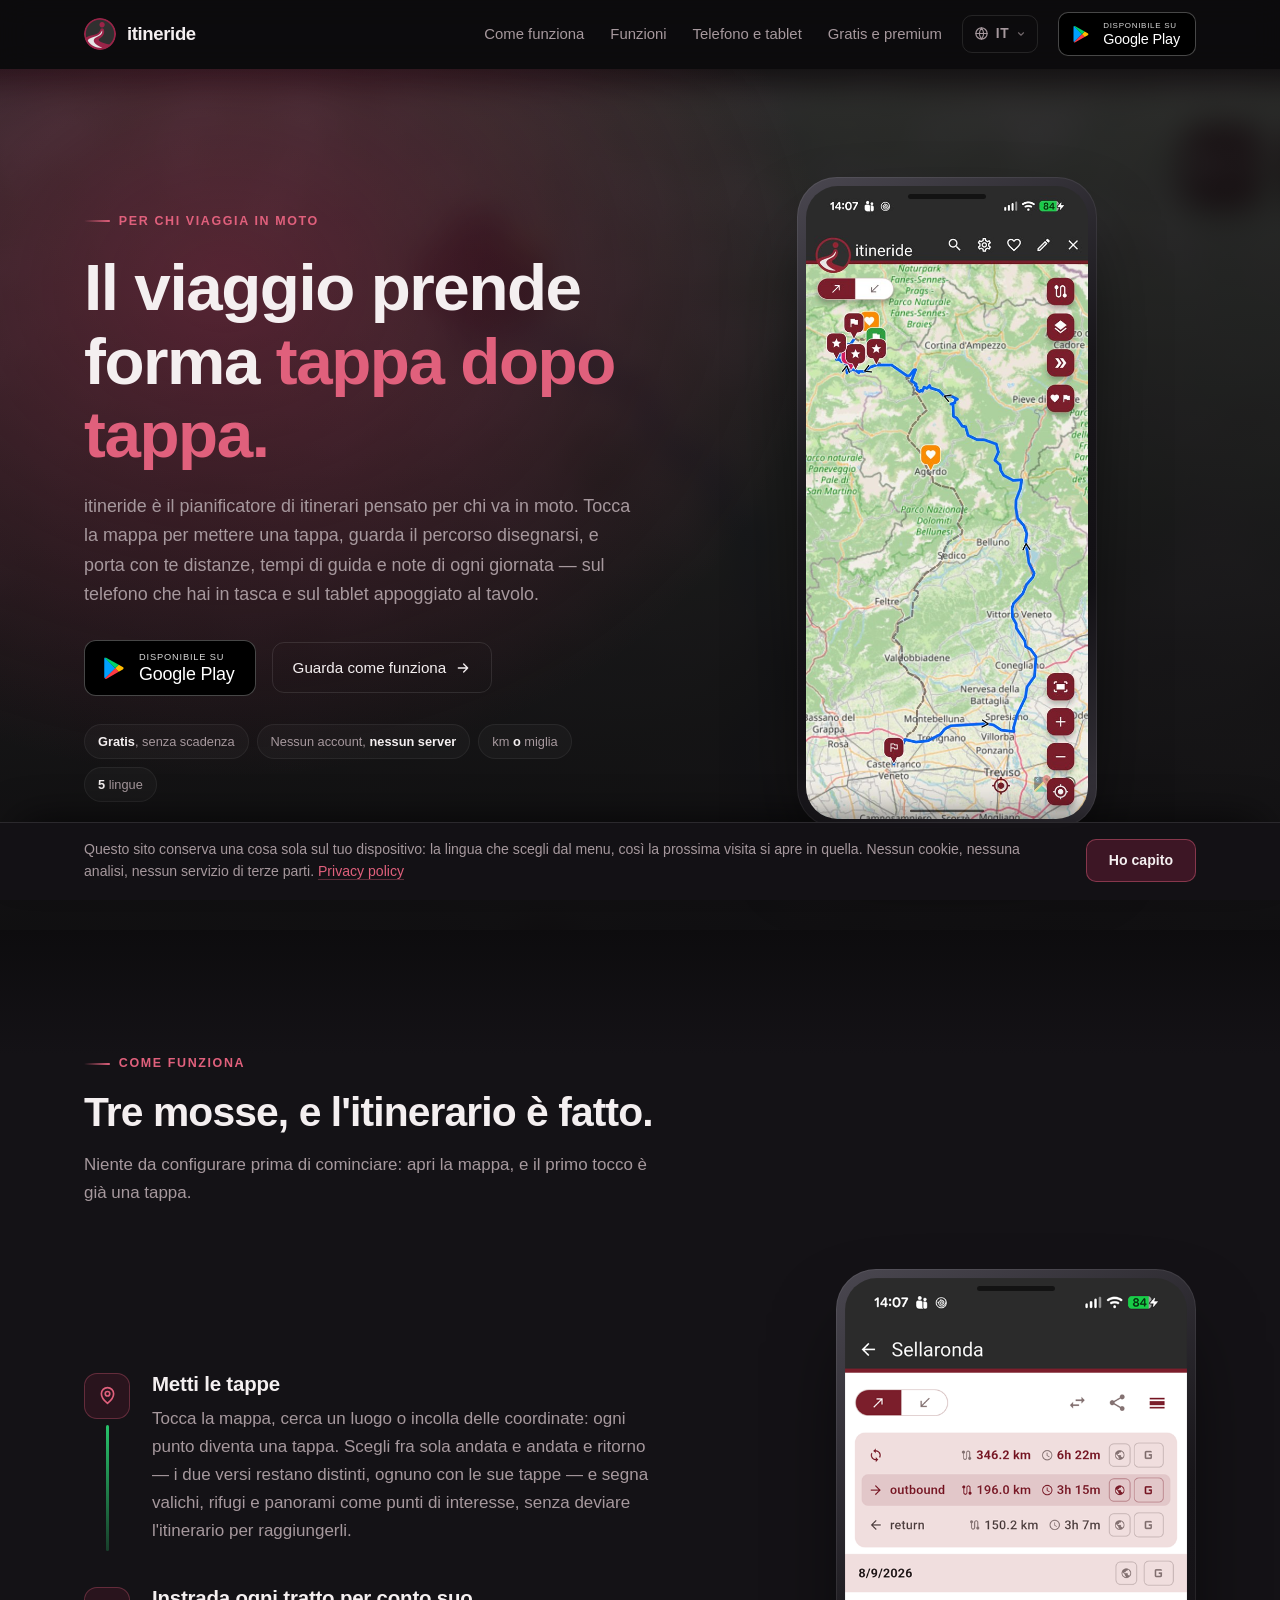
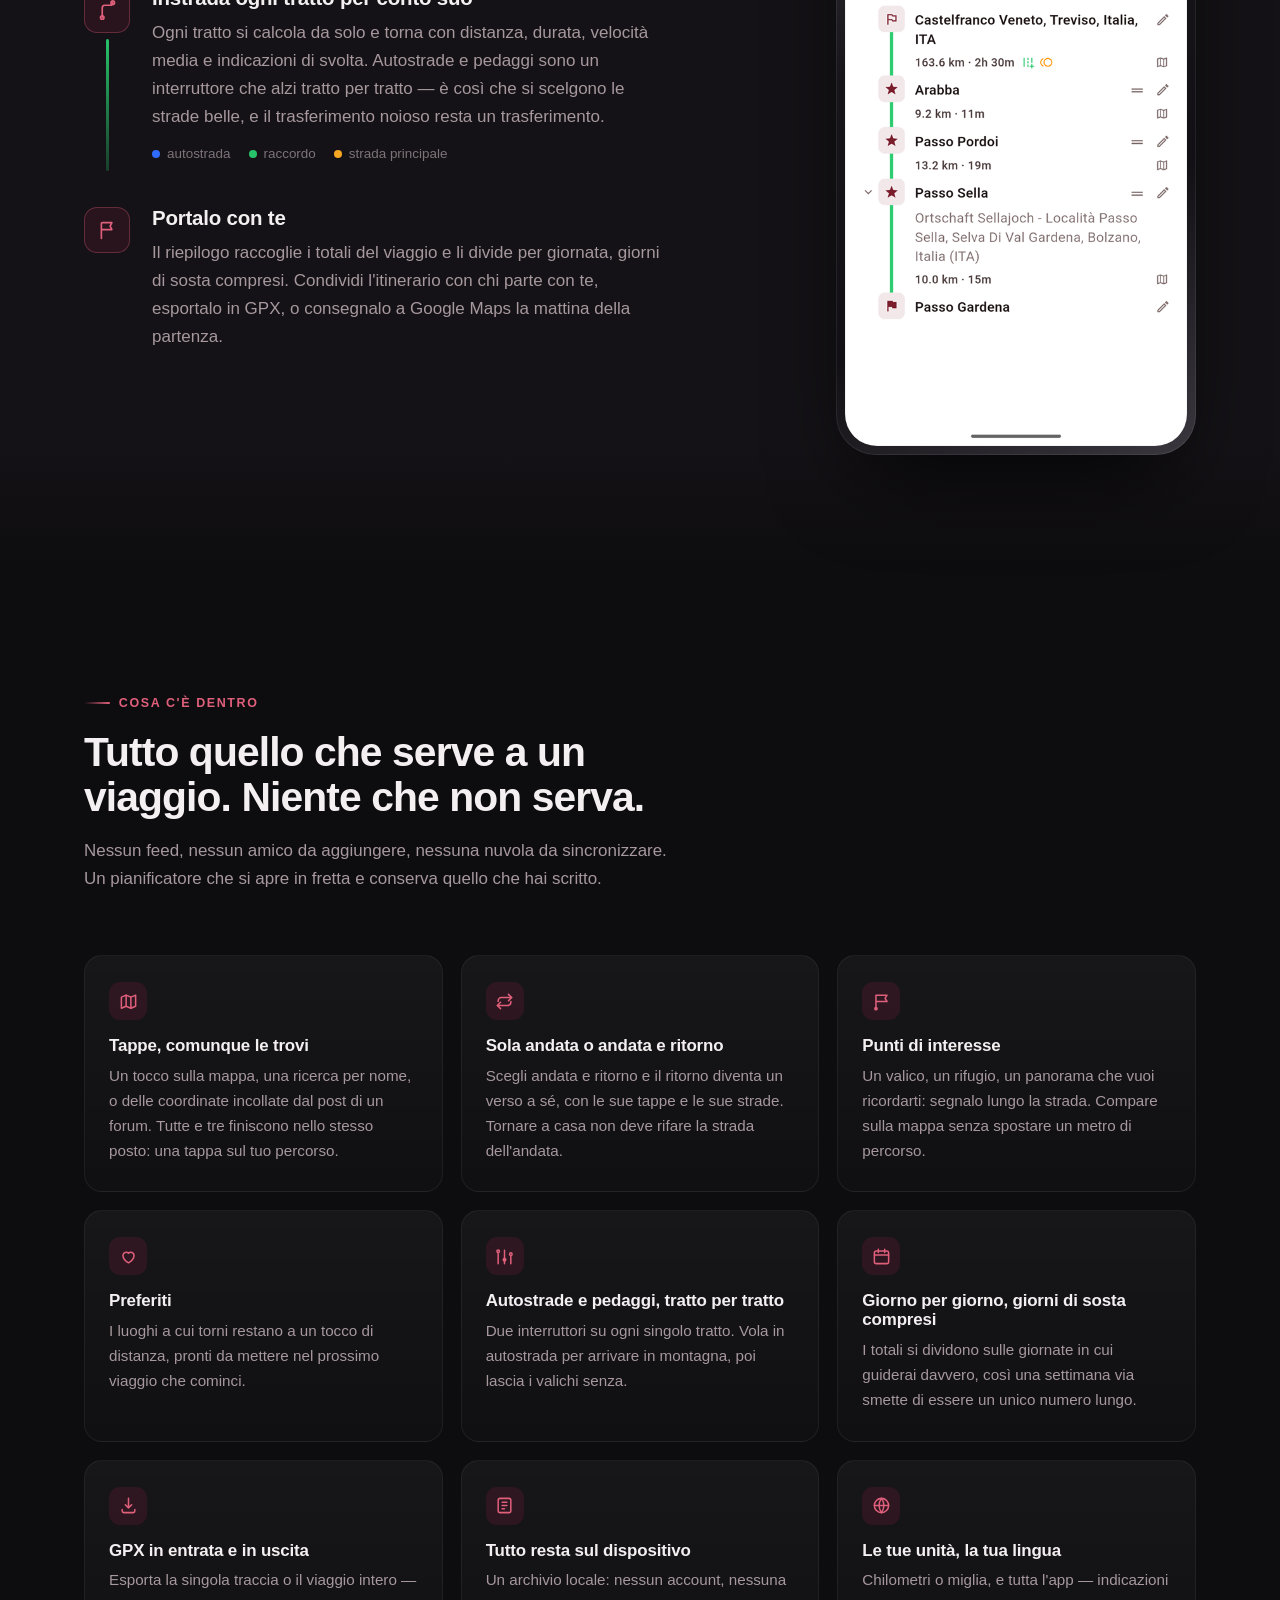
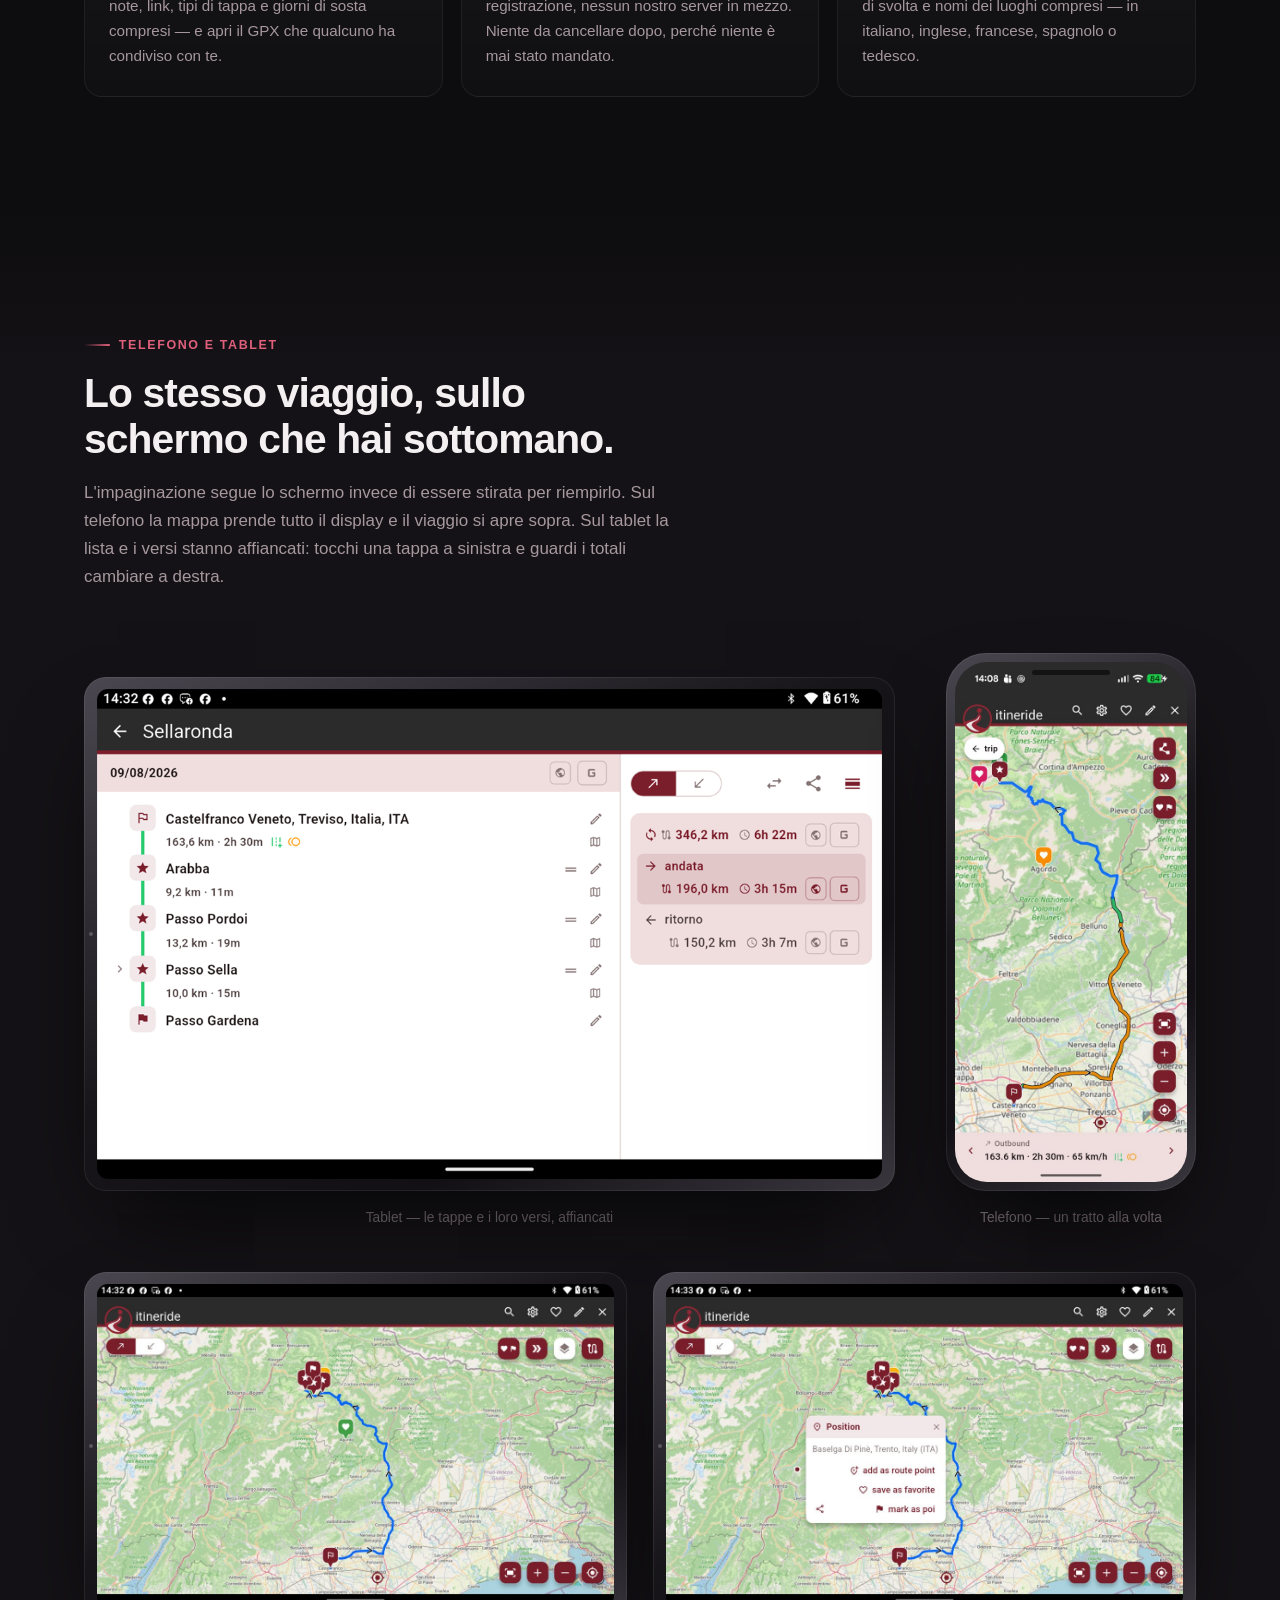
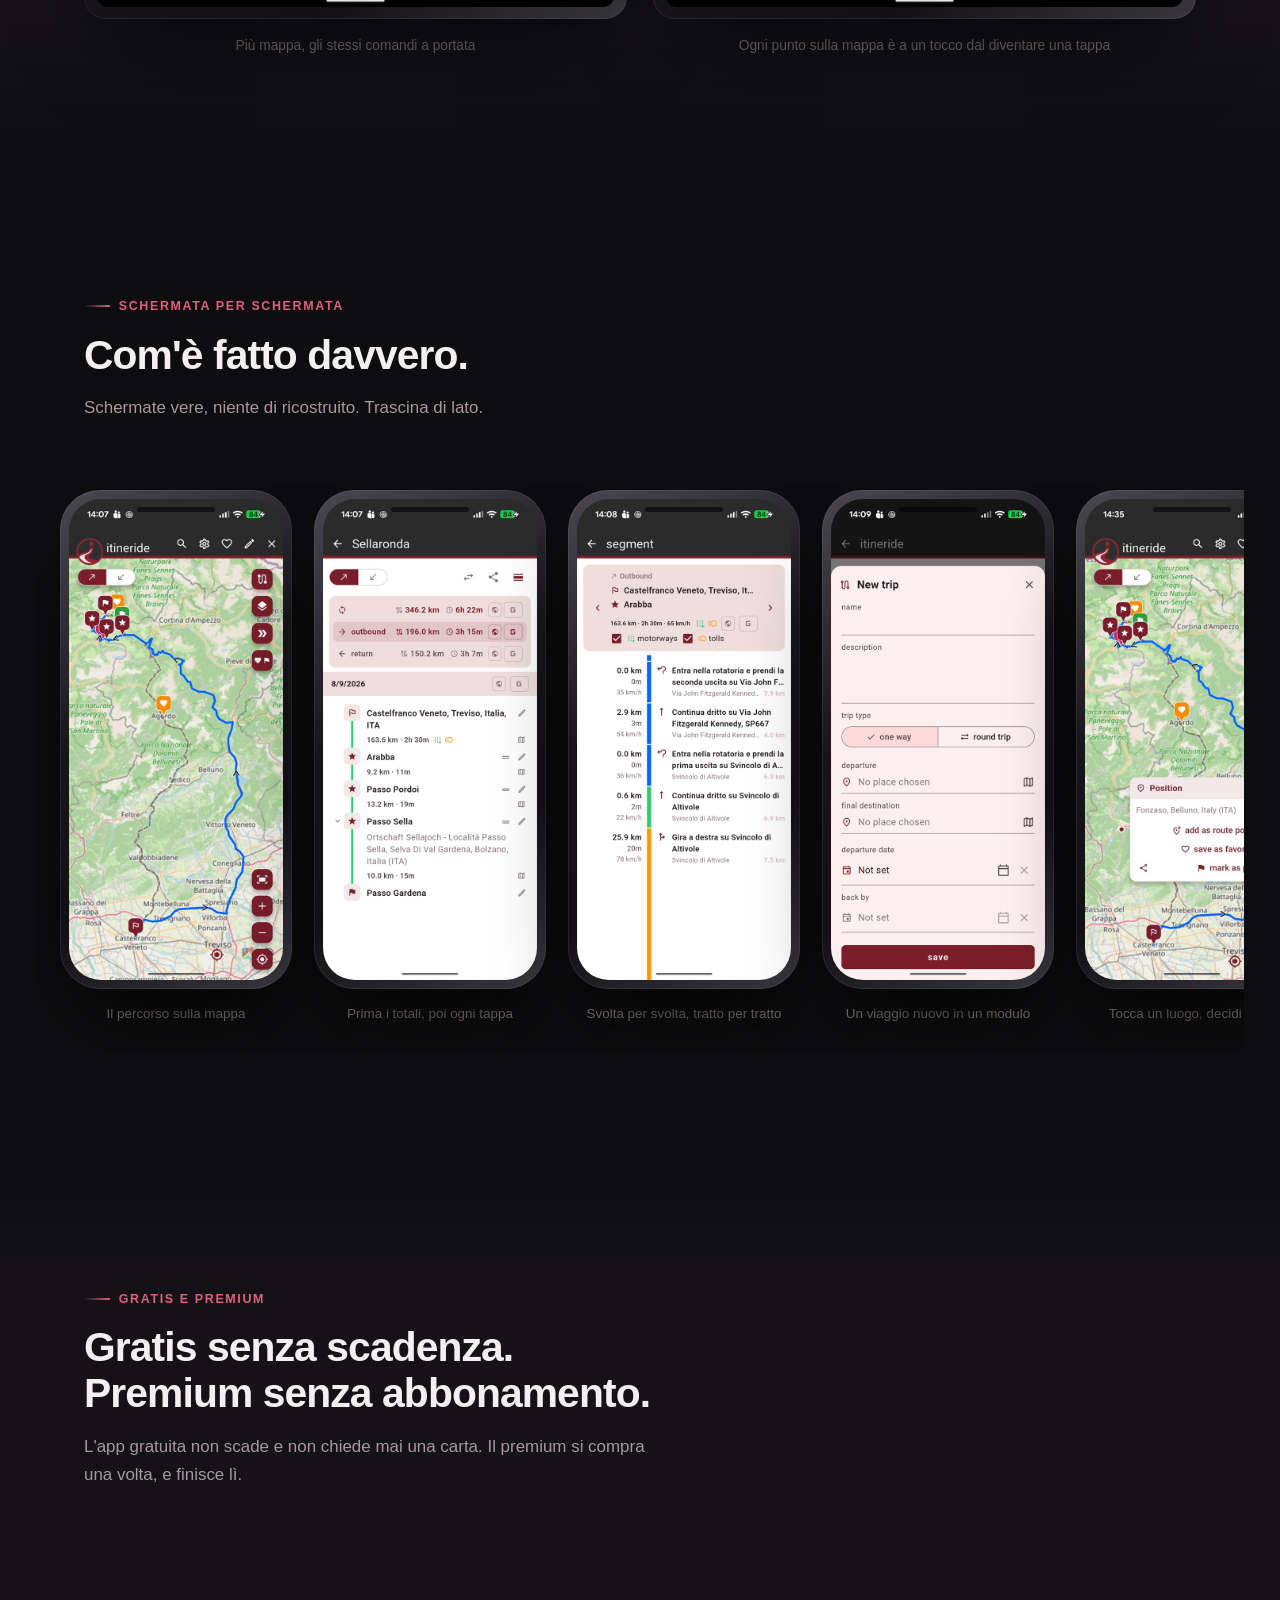
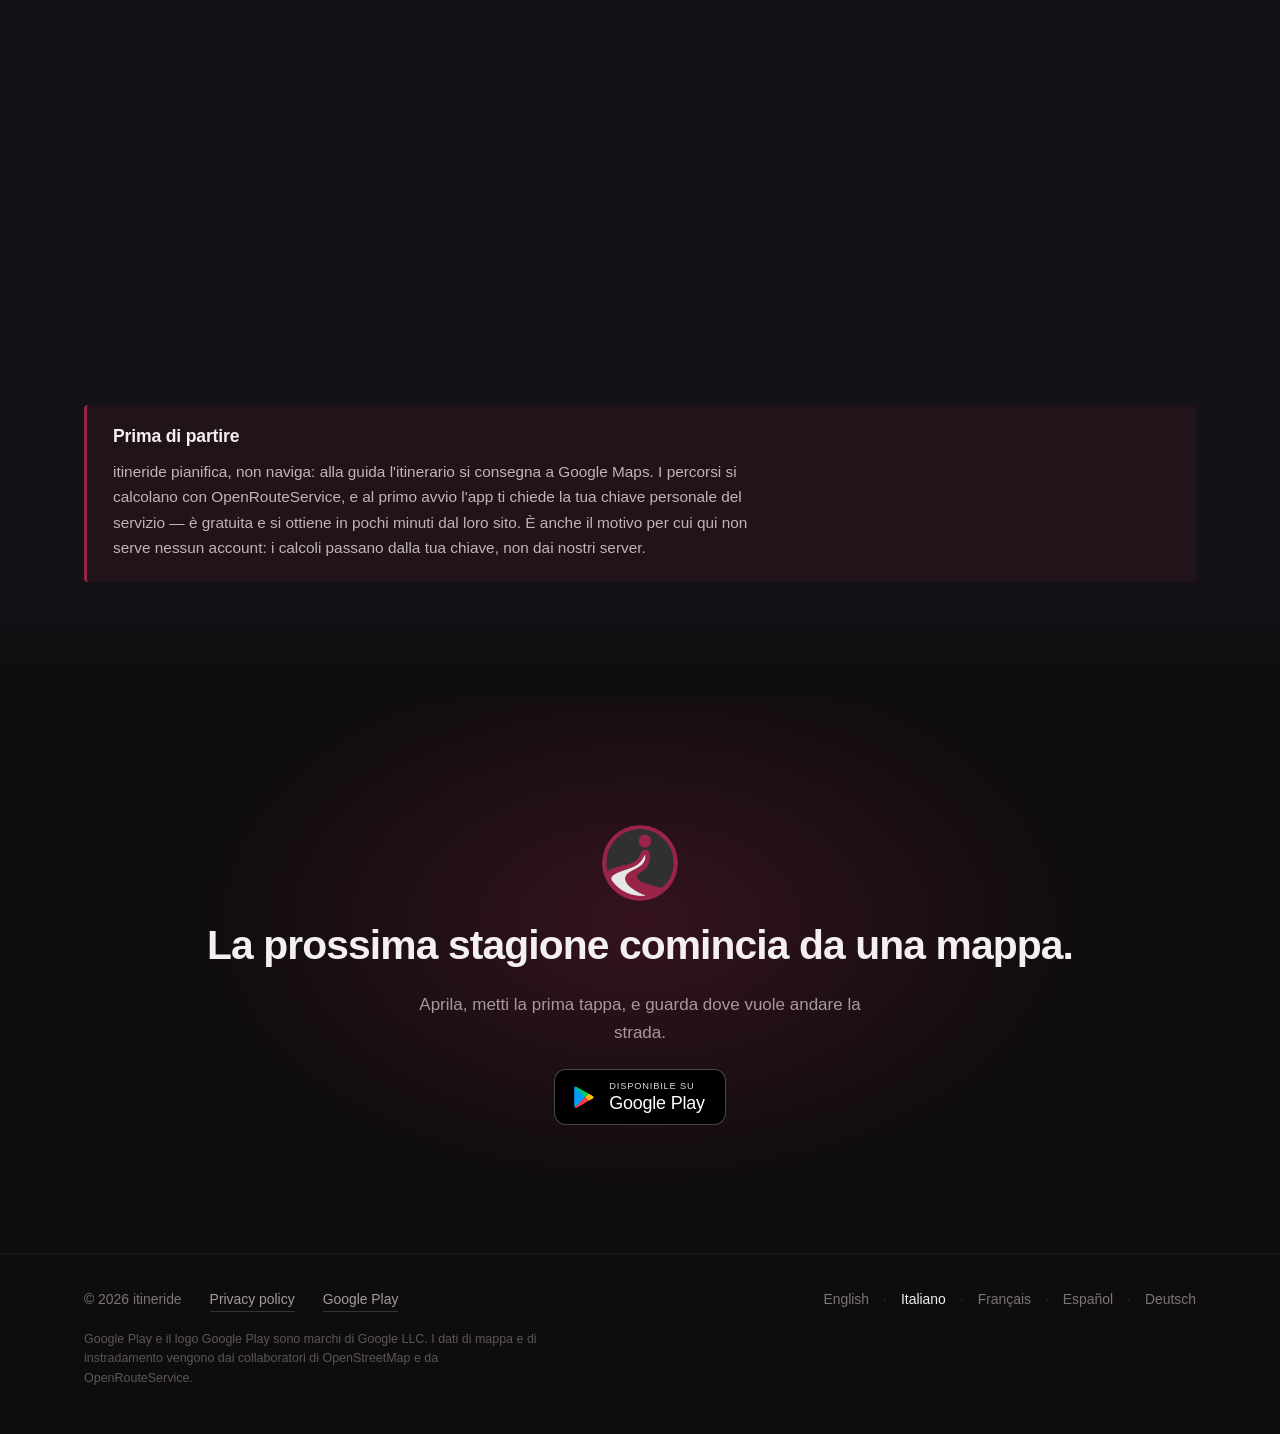
<file: it.html>
<!DOCTYPE html>
<html lang="it">
<head>
<meta charset="utf-8">
<meta name="viewport" content="width=device-width, initial-scale=1">
<title>itineride — il pianificatore di itinerari per i viaggi in moto</title>
<meta name="description" content="itineride è il pianificatore di itinerari pensato per chi viaggia in moto: metti le tappe, instrada ogni tratto per conto suo, porta con te distanze, tempi e note di ogni giornata. Su telefono e tablet. Nessun account, nessun server.">
<link rel="icon" href="assets/icon.png" type="image/png">
<link rel="apple-touch-icon" href="assets/icon.png">

<meta property="og:type" content="website">
<meta property="og:title" content="itineride — il pianificatore di itinerari per i viaggi in moto">
<meta property="og:description" content="Metti le tappe, instrada ogni tratto per conto suo, porta con te distanze, tempi e note di ogni giornata. Su telefono e tablet.">
<meta property="og:image" content="assets/icon.png">
<meta name="theme-color" content="#0D0C0E">

<link rel="alternate" hreflang="en" href="index.html">
<link rel="alternate" hreflang="it" href="it.html">
<link rel="alternate" hreflang="fr" href="fr.html">
<link rel="alternate" hreflang="es" href="es.html">
<link rel="alternate" hreflang="de" href="de.html">
<link rel="alternate" hreflang="x-default" href="index.html">

<link rel="stylesheet" href="assets/site.css?v=2">
</head>
<body id="top">

<!-- ══════════════════════════ top bar ══════════════════════════ -->
<header class="topbar" id="topbar">
  <div class="wrap">
    <a class="brand" href="#top"><img src="assets/icon.png" alt=""> itineride</a>
    <nav class="navlinks">
      <a href="#how">Come funziona</a>
      <a href="#features">Funzioni</a>
      <a href="#devices">Telefono e tablet</a>
      <a href="#plans">Gratis e premium</a>
    </nav>

    <details class="lang">
      <summary title="Lingua">
        <svg class="globe" viewBox="0 0 24 24" fill="none" stroke="currentColor" stroke-width="1.9" stroke-linecap="round" stroke-linejoin="round" aria-hidden="true"><circle cx="12" cy="12" r="9"/><path d="M3 12h18M12 3a15 15 0 0 1 0 18 15 15 0 0 1 0-18z"/></svg>
        IT
        <svg class="chev" viewBox="0 0 24 24" fill="none" stroke="currentColor" stroke-width="2.6" stroke-linecap="round" stroke-linejoin="round" aria-hidden="true"><path d="M6 9l6 6 6-6"/></svg>
      </summary>
      <div class="lang__menu">
        <a href="index.html?lang=en" hreflang="en">English <span>en</span></a>
        <a href="it.html?lang=it" hreflang="it" aria-current="page">Italiano <span>it</span></a>
        <a href="fr.html?lang=fr" hreflang="fr">Français <span>fr</span></a>
        <a href="es.html?lang=es" hreflang="es">Español <span>es</span></a>
        <a href="de.html?lang=de" hreflang="de">Deutsch <span>de</span></a>
      </div>
    </details>

    <a class="play play--sm" href="https://play.google.com/store/apps/details?id=it.boschin.itineride&amp;hl=it" target="_blank" rel="noopener">
      <svg viewBox="0 0 24 24" aria-hidden="true">
        <path d="M3.6 2.3A1.6 1.6 0 0 0 3 3.6v16.8c0 .53.2 1 .6 1.3l.1.08 9.4-9.4v-.22L3.6 2.3z" fill="#00A0FF"/>
        <path d="M16.3 15.5l-3.2-3.1v-.23l3.2-3.15.08.05 3.72 2.12c1.06.6 1.06 1.6 0 2.2l-3.72 2.11-.08z" fill="#FFBC00"/>
        <path d="M16.38 15.45L13.1 12.28l-9.5 9.5c.35.37.93.42 1.58.05l11.2-6.38" fill="#FF3A44"/>
        <path d="M16.38 9.1L5.18 2.73c-.65-.37-1.23-.32-1.58.05l9.5 9.5 3.28-3.18z" fill="#00D26A"/>
      </svg>
      <span class="txt"><small>Disponibile su</small><strong>Google Play</strong></span>
    </a>
  </div>
</header>

<!-- ══════════════════════════ hero ══════════════════════════ -->
<section class="hero">
  <div class="hero__bg"><img src="assets/tablet-map.jpg" alt="" aria-hidden="true"></div>
  <div class="wrap">
    <div>
      <span class="eyebrow">per chi viaggia in moto</span>
      <h1>Il viaggio prende forma <em>tappa dopo tappa.</em></h1>
      <p class="lead">
        itineride è il pianificatore di itinerari pensato per chi va in moto. Tocca la mappa per
        mettere una tappa, guarda il percorso disegnarsi, e porta con te distanze, tempi di guida e
        note di ogni giornata — sul telefono che hai in tasca e sul tablet appoggiato al tavolo.
      </p>

      <div class="cta">
        <a class="play" href="https://play.google.com/store/apps/details?id=it.boschin.itineride&amp;hl=it" target="_blank" rel="noopener">
          <svg viewBox="0 0 24 24" aria-hidden="true">
            <path d="M3.6 2.3A1.6 1.6 0 0 0 3 3.6v16.8c0 .53.2 1 .6 1.3l.1.08 9.4-9.4v-.22L3.6 2.3z" fill="#00A0FF"/>
            <path d="M16.3 15.5l-3.2-3.1v-.23l3.2-3.15.08.05 3.72 2.12c1.06.6 1.06 1.6 0 2.2l-3.72 2.11-.08z" fill="#FFBC00"/>
            <path d="M16.38 15.45L13.1 12.28l-9.5 9.5c.35.37.93.42 1.58.05l11.2-6.38" fill="#FF3A44"/>
            <path d="M16.38 9.1L5.18 2.73c-.65-.37-1.23-.32-1.58.05l9.5 9.5 3.28-3.18z" fill="#00D26A"/>
          </svg>
          <span class="txt"><small>Disponibile su</small><strong>Google Play</strong></span>
        </a>
        <a class="ghost" href="#how">
          Guarda come funziona
          <svg viewBox="0 0 24 24" width="16" height="16" fill="none" stroke="currentColor" stroke-width="2" stroke-linecap="round" stroke-linejoin="round" aria-hidden="true"><path d="M5 12h14M13 6l6 6-6 6"/></svg>
        </a>
      </div>

      <div class="chips">
        <span class="chip"><b>Gratis</b>, senza scadenza</span>
        <span class="chip">Nessun account, <b>nessun server</b></span>
        <span class="chip">km <b>o</b> miglia</span>
        <span class="chip"><b>5</b> lingue</span>
      </div>
    </div>

    <div class="hero__device">
      <div class="phone">
        <img src="assets/phone-map.jpg" width="540" height="1212" alt="itineride sul telefono: un percorso fra le Dolomiti disegnato sulla mappa, con le tappe e i punti di interesse segnati lungo la strada.">
      </div>
    </div>
  </div>
</section>

<!-- ══════════════════════════ how it works ══════════════════════════ -->
<section class="band band--alt" id="how">
  <div class="wrap">
    <div class="sechead reveal">
      <span class="eyebrow">come funziona</span>
      <h2>Tre mosse, e l'itinerario è fatto.</h2>
      <p>Niente da configurare prima di cominciare: apri la mappa, e il primo tocco è già una tappa.</p>
    </div>

    <div class="stepsgrid">
      <div class="reveal">

        <div class="step">
          <div class="step__rail">
            <div class="step__pin">
              <svg viewBox="0 0 24 24" fill="none" stroke="currentColor" stroke-width="1.9" stroke-linecap="round" stroke-linejoin="round" aria-hidden="true"><path d="M12 21s7-5.5 7-11a7 7 0 1 0-14 0c0 5.5 7 11 7 11z"/><circle cx="12" cy="10" r="2.6"/></svg>
            </div>
            <div class="step__line"></div>
          </div>
          <div class="step__body">
            <h3>Metti le tappe</h3>
            <p>
              Tocca la mappa, cerca un luogo o incolla delle coordinate: ogni punto diventa una
              tappa. Scegli fra sola andata e andata e ritorno — i due versi restano distinti,
              ognuno con le sue tappe — e segna valichi, rifugi e panorami come punti di interesse,
              senza deviare l'itinerario per raggiungerli.
            </p>
          </div>
        </div>

        <div class="step">
          <div class="step__rail">
            <div class="step__pin">
              <svg viewBox="0 0 24 24" fill="none" stroke="currentColor" stroke-width="1.9" stroke-linecap="round" stroke-linejoin="round" aria-hidden="true"><path d="M6 20V9a3 3 0 0 1 3-3h6a3 3 0 0 0 3-3"/><circle cx="6" cy="20" r="2"/><circle cx="18" cy="3" r="2"/></svg>
            </div>
            <div class="step__line"></div>
          </div>
          <div class="step__body">
            <h3>Instrada ogni tratto per conto suo</h3>
            <p>
              Ogni tratto si calcola da solo e torna con distanza, durata, velocità media e
              indicazioni di svolta. Autostrade e pedaggi sono un interruttore che alzi tratto per
              tratto — è così che si scelgono le strade belle, e il trasferimento noioso resta un
              trasferimento.
            </p>
            <div class="step__meta">
              <span><i class="dot" style="background:#2F6BFF"></i> autostrada</span>
              <span><i class="dot" style="background:#27C36B"></i> raccordo</span>
              <span><i class="dot" style="background:#F5A623"></i> strada principale</span>
            </div>
          </div>
        </div>

        <div class="step">
          <div class="step__rail">
            <div class="step__pin">
              <svg viewBox="0 0 24 24" fill="none" stroke="currentColor" stroke-width="1.9" stroke-linecap="round" stroke-linejoin="round" aria-hidden="true"><path d="M5 21V4a1 1 0 0 1 1-1h11l-2 4 2 4H6"/></svg>
            </div>
            <div class="step__line"></div>
          </div>
          <div class="step__body">
            <h3>Portalo con te</h3>
            <p>
              Il riepilogo raccoglie i totali del viaggio e li divide per giornata, giorni di sosta
              compresi. Condividi l'itinerario con chi parte con te, esportalo in GPX, o consegnalo
              a Google Maps la mattina della partenza.
            </p>
          </div>
        </div>

      </div>

      <div class="reveal">
        <div class="phone">
          <img loading="lazy" src="assets/phone-trip.png" width="540" height="1212" alt="La pagina del viaggio: in cima i totali di andata e ritorno, poi la lista delle tappe con distanza e tempo fra una e l'altra.">
        </div>
      </div>
    </div>
  </div>
</section>

<!-- ══════════════════════════ features ══════════════════════════ -->
<section class="band" id="features">
  <div class="wrap">
    <div class="sechead reveal">
      <span class="eyebrow">cosa c'è dentro</span>
      <h2>Tutto quello che serve a un viaggio. Niente che non serva.</h2>
      <p>Nessun feed, nessun amico da aggiungere, nessuna nuvola da sincronizzare. Un pianificatore che si apre in fretta e conserva quello che hai scritto.</p>
    </div>

    <div class="grid3">

      <div class="card reveal">
        <div class="card__ico"><svg viewBox="0 0 24 24" fill="none" stroke="currentColor" stroke-width="1.9" stroke-linecap="round" stroke-linejoin="round"><path d="m9 4 6 2.5L21 4v14l-6 2.5L9 18l-6 2.5V6.5z"/><path d="M9 4v14M15 6.5v14"/></svg></div>
        <h3>Tappe, comunque le trovi</h3>
        <p>Un tocco sulla mappa, una ricerca per nome, o delle coordinate incollate dal post di un forum. Tutte e tre finiscono nello stesso posto: una tappa sul tuo percorso.</p>
      </div>

      <div class="card reveal">
        <div class="card__ico"><svg viewBox="0 0 24 24" fill="none" stroke="currentColor" stroke-width="1.9" stroke-linecap="round" stroke-linejoin="round"><path d="M17 3l4 4-4 4"/><path d="M21 7H8a4 4 0 0 0-4 4v1"/><path d="M7 21l-4-4 4-4"/><path d="M3 17h13a4 4 0 0 0 4-4v-1"/></svg></div>
        <h3>Sola andata o andata e ritorno</h3>
        <p>Scegli andata e ritorno e il ritorno diventa un verso a sé, con le sue tappe e le sue strade. Tornare a casa non deve rifare la strada dell'andata.</p>
      </div>

      <div class="card reveal">
        <div class="card__ico"><svg viewBox="0 0 24 24" fill="none" stroke="currentColor" stroke-width="1.9" stroke-linecap="round" stroke-linejoin="round"><path d="M5 21V4h14l-2.5 4L19 12H5"/><circle cx="5" cy="21" r="1.4"/></svg></div>
        <h3>Punti di interesse</h3>
        <p>Un valico, un rifugio, un panorama che vuoi ricordarti: segnalo lungo la strada. Compare sulla mappa senza spostare un metro di percorso.</p>
      </div>

      <div class="card reveal">
        <div class="card__ico"><svg viewBox="0 0 24 24" fill="none" stroke="currentColor" stroke-width="1.9" stroke-linecap="round" stroke-linejoin="round"><path d="M12 20s-7-4.4-7-9.4A4.1 4.1 0 0 1 12 8a4.1 4.1 0 0 1 7 2.6c0 5-7 9.4-7 9.4z"/></svg></div>
        <h3>Preferiti</h3>
        <p>I luoghi a cui torni restano a un tocco di distanza, pronti da mettere nel prossimo viaggio che cominci.</p>
      </div>

      <div class="card reveal">
        <div class="card__ico"><svg viewBox="0 0 24 24" fill="none" stroke="currentColor" stroke-width="1.9" stroke-linecap="round" stroke-linejoin="round"><path d="M4 21V8M12 21V4M20 21v-9"/><circle cx="4" cy="5.5" r="1.6"/><circle cx="12" cy="16" r="1.6"/><circle cx="20" cy="9" r="1.6"/></svg></div>
        <h3>Autostrade e pedaggi, tratto per tratto</h3>
        <p>Due interruttori su ogni singolo tratto. Vola in autostrada per arrivare in montagna, poi lascia i valichi senza.</p>
      </div>

      <div class="card reveal">
        <div class="card__ico"><svg viewBox="0 0 24 24" fill="none" stroke="currentColor" stroke-width="1.9" stroke-linecap="round" stroke-linejoin="round"><rect x="3" y="5" width="18" height="16" rx="2.5"/><path d="M3 10h18M8 3v4M16 3v4"/></svg></div>
        <h3>Giorno per giorno, giorni di sosta compresi</h3>
        <p>I totali si dividono sulle giornate in cui guiderai davvero, così una settimana via smette di essere un unico numero lungo.</p>
      </div>

      <div class="card reveal">
        <div class="card__ico"><svg viewBox="0 0 24 24" fill="none" stroke="currentColor" stroke-width="1.9" stroke-linecap="round" stroke-linejoin="round"><path d="M12 3v12M8 11l4 4 4-4"/><path d="M4 17v2a2 2 0 0 0 2 2h12a2 2 0 0 0 2-2v-2"/></svg></div>
        <h3>GPX in entrata e in uscita</h3>
        <p>Esporta la singola traccia o il viaggio intero — note, link, tipi di tappa e giorni di sosta compresi — e apri il GPX che qualcuno ha condiviso con te.</p>
      </div>

      <div class="card reveal">
        <div class="card__ico"><svg viewBox="0 0 24 24" fill="none" stroke="currentColor" stroke-width="1.9" stroke-linecap="round" stroke-linejoin="round"><rect x="4" y="3" width="16" height="18" rx="2.5"/><path d="M9 8h6M9 12h6M9 16h3"/></svg></div>
        <h3>Tutto resta sul dispositivo</h3>
        <p>Un archivio locale: nessun account, nessuna registrazione, nessun nostro server in mezzo. Niente da cancellare dopo, perché niente è mai stato mandato.</p>
      </div>

      <div class="card reveal">
        <div class="card__ico"><svg viewBox="0 0 24 24" fill="none" stroke="currentColor" stroke-width="1.9" stroke-linecap="round" stroke-linejoin="round"><circle cx="12" cy="12" r="9"/><path d="M3 12h18M12 3a15 15 0 0 1 0 18 15 15 0 0 1 0-18z"/></svg></div>
        <h3>Le tue unità, la tua lingua</h3>
        <p>Chilometri o miglia, e tutta l'app — indicazioni di svolta e nomi dei luoghi compresi — in italiano, inglese, francese, spagnolo o tedesco.</p>
      </div>

    </div>
  </div>
</section>

<!-- ══════════════════════════ phone + tablet ══════════════════════════ -->
<section class="band band--alt" id="devices">
  <div class="wrap">
    <div class="sechead reveal">
      <span class="eyebrow">telefono e tablet</span>
      <h2>Lo stesso viaggio, sullo schermo che hai sottomano.</h2>
      <p>
        L'impaginazione segue lo schermo invece di essere stirata per riempirlo. Sul telefono la
        mappa prende tutto il display e il viaggio si apre sopra. Sul tablet la lista e i versi
        stanno affiancati: tocchi una tappa a sinistra e guardi i totali cambiare a destra.
      </p>
    </div>

    <div class="devices">
      <div class="reveal">
        <div class="tablet">
          <img loading="lazy" src="assets/tablet-split.png" width="1120" height="700" alt="itineride sul tablet: a sinistra la lista delle tappe, a destra l'andata e il ritorno con i loro totali.">
        </div>
        <p class="caption">Tablet — le tappe e i loro versi, affiancati</p>
      </div>
      <div class="reveal">
        <div class="phone">
          <img loading="lazy" src="assets/phone-legs.jpg" width="540" height="1212" alt="itineride sul telefono: il tratto che stai percorrendo disegnato a colori sulla mappa, con distanza, durata e velocità media in fondo.">
        </div>
        <p class="caption">Telefono — un tratto alla volta</p>
      </div>
    </div>

    <div class="split2">
      <div class="reveal">
        <div class="tablet">
          <img loading="lazy" src="assets/tablet-map.jpg" width="1120" height="700" alt="itineride sul tablet: tutto il percorso fra le Dolomiti su una mappa larga, con le barre dei comandi raccolte negli angoli.">
        </div>
        <p class="caption">Più mappa, gli stessi comandi a portata</p>
      </div>
      <div class="reveal">
        <div class="tablet">
          <img loading="lazy" src="assets/tablet-position.jpg" width="1120" height="700" alt="Un luogo scelto sulla mappa del tablet, con le opzioni per aggiungerlo come tappa, salvarlo nei preferiti o segnarlo come punto di interesse.">
        </div>
        <p class="caption">Ogni punto sulla mappa è a un tocco dal diventare una tappa</p>
      </div>
    </div>
  </div>
</section>

<!-- ══════════════════════════ gallery ══════════════════════════ -->
<section class="band" id="screens">
  <div class="wrap">
    <div class="sechead reveal">
      <span class="eyebrow">schermata per schermata</span>
      <h2>Com'è fatto davvero.</h2>
      <p>Schermate vere, niente di ricostruito. Trascina di lato.</p>
    </div>
  </div>

  <div class="railwrap reveal">
    <div class="rail">
      <figure class="shot">
        <div class="phone"><img loading="lazy" src="assets/phone-map.jpg" width="540" height="1212" alt="Il percorso disegnato sulla mappa con le tappe e i punti di interesse."></div>
        <figcaption>Il percorso sulla mappa</figcaption>
      </figure>
      <figure class="shot">
        <div class="phone"><img loading="lazy" src="assets/phone-trip.png" width="540" height="1212" alt="La pagina del viaggio con i totali e la lista delle tappe."></div>
        <figcaption>Prima i totali, poi ogni tappa</figcaption>
      </figure>
      <figure class="shot">
        <div class="phone"><img loading="lazy" src="assets/phone-turns.png" width="540" height="1212" alt="Le indicazioni di svolta di un tratto, con gli interruttori di autostrade e pedaggi."></div>
        <figcaption>Svolta per svolta, tratto per tratto</figcaption>
      </figure>
      <figure class="shot">
        <div class="phone"><img loading="lazy" src="assets/phone-new.png" width="540" height="1212" alt="Il modulo del viaggio nuovo: nome, descrizione, sola andata o andata e ritorno, partenza, destinazione e date."></div>
        <figcaption>Un viaggio nuovo in un modulo</figcaption>
      </figure>
      <figure class="shot">
        <div class="phone"><img loading="lazy" src="assets/phone-position.jpg" width="540" height="1212" alt="Un luogo toccato sulla mappa, con le opzioni per aggiungerlo come tappa, salvarlo nei preferiti o segnarlo come punto di interesse."></div>
        <figcaption>Tocca un luogo, decidi dopo</figcaption>
      </figure>
      <figure class="shot">
        <div class="phone"><img loading="lazy" src="assets/phone-favs.jpg" width="540" height="1212" alt="La mappa coperta dai luoghi salvati nei preferiti lungo un percorso lungo."></div>
        <figcaption>Preferiti, sparsi sulla mappa</figcaption>
      </figure>
      <figure class="shot">
        <div class="phone"><img loading="lazy" src="assets/phone-settings.png" width="540" height="1212" alt="Le impostazioni: lingua, unità in chilometri o miglia, luogo di casa, conferme e chiave del servizio di instradamento."></div>
        <figcaption>Lingua e unità, come vuoi tu</figcaption>
      </figure>
    </div>
  </div>
</section>

<!-- ══════════════════════════ plans ══════════════════════════ -->
<section class="band band--alt" id="plans">
  <div class="wrap">
    <div class="sechead reveal">
      <span class="eyebrow">gratis e premium</span>
      <h2>Gratis senza scadenza. Premium senza abbonamento.</h2>
      <p>L'app gratuita non scade e non chiede mai una carta. Il premium si compra una volta, e finisce lì.</p>
    </div>

    <div class="plans">
      <div class="plan plan--free reveal">
        <span class="plan__tag">Gratis</span>
        <h3>Quanto basta per pianificare un viaggio</h3>
        <p class="plan__note">Nessuna scadenza, nessun account, nessuna carta.</p>
        <ul>
          <li><svg viewBox="0 0 24 24" fill="none" stroke="currentColor" stroke-width="2.4" stroke-linecap="round" stroke-linejoin="round"><path d="M4 12.5 9 17.5 20 6.5"/></svg> Fino a 2 viaggi</li>
          <li><svg viewBox="0 0 24 24" fill="none" stroke="currentColor" stroke-width="2.4" stroke-linecap="round" stroke-linejoin="round"><path d="M4 12.5 9 17.5 20 6.5"/></svg> 5 tappe per verso</li>
          <li><svg viewBox="0 0 24 24" fill="none" stroke="currentColor" stroke-width="2.4" stroke-linecap="round" stroke-linejoin="round"><path d="M4 12.5 9 17.5 20 6.5"/></svg> 5 punti di interesse per viaggio</li>
          <li><svg viewBox="0 0 24 24" fill="none" stroke="currentColor" stroke-width="2.4" stroke-linecap="round" stroke-linejoin="round"><path d="M4 12.5 9 17.5 20 6.5"/></svg> 10 luoghi preferiti</li>
          <li><svg viewBox="0 0 24 24" fill="none" stroke="currentColor" stroke-width="2.4" stroke-linecap="round" stroke-linejoin="round"><path d="M4 12.5 9 17.5 20 6.5"/></svg> Instradamento completo, indicazioni e riepilogo giorno per giorno</li>
          <li><svg viewBox="0 0 24 24" fill="none" stroke="currentColor" stroke-width="2.4" stroke-linecap="round" stroke-linejoin="round"><path d="M4 12.5 9 17.5 20 6.5"/></svg> Un banner in fondo alle liste</li>
        </ul>
      </div>

      <div class="plan plan--pro reveal">
        <span class="plan__tag">Premium — acquisto una tantum</span>
        <h3>Tutti i limiti via</h3>
        <p class="plan__note">Si compra una volta. Nessun abbonamento, nessun rinnovo.</p>
        <ul>
          <li><svg viewBox="0 0 24 24" fill="none" stroke="currentColor" stroke-width="2.4" stroke-linecap="round" stroke-linejoin="round"><path d="M4 12.5 9 17.5 20 6.5"/></svg> Viaggi, tappe, punti di interesse e preferiti senza limite</li>
          <li><svg viewBox="0 0 24 24" fill="none" stroke="currentColor" stroke-width="2.4" stroke-linecap="round" stroke-linejoin="round"><path d="M4 12.5 9 17.5 20 6.5"/></svg> Nessun annuncio</li>
          <li><svg viewBox="0 0 24 24" fill="none" stroke="currentColor" stroke-width="2.4" stroke-linecap="round" stroke-linejoin="round"><path d="M4 12.5 9 17.5 20 6.5"/></svg> Export GPX della singola traccia o del viaggio completo</li>
          <li><svg viewBox="0 0 24 24" fill="none" stroke="currentColor" stroke-width="2.4" stroke-linecap="round" stroke-linejoin="round"><path d="M4 12.5 9 17.5 20 6.5"/></svg> Import di un file GPX condiviso con l'app</li>
          <li><svg viewBox="0 0 24 24" fill="none" stroke="currentColor" stroke-width="2.4" stroke-linecap="round" stroke-linejoin="round"><path d="M4 12.5 9 17.5 20 6.5"/></svg> Apertura dell'itinerario in Google Maps</li>
          <li><svg viewBox="0 0 24 24" fill="none" stroke="currentColor" stroke-width="2.4" stroke-linecap="round" stroke-linejoin="round"><path d="M4 12.5 9 17.5 20 6.5"/></svg> Export della traccia e apertura in Google Maps si possono provare una volta guardando un video</li>
        </ul>
      </div>
    </div>

    <div class="note reveal" style="margin-top:36px">
      <h3>Prima di partire</h3>
      <p>
        itineride pianifica, non naviga: alla guida l'itinerario si consegna a Google Maps. I
        percorsi si calcolano con OpenRouteService, e al primo avvio l'app ti chiede la tua chiave
        personale del servizio — è gratuita e si ottiene in pochi minuti dal loro sito. È anche il
        motivo per cui qui non serve nessun account: i calcoli passano dalla tua chiave, non dai
        nostri server.
      </p>
    </div>
  </div>
</section>

<!-- ══════════════════════════ final cta ══════════════════════════ -->
<section class="final">
  <div class="wrap reveal">
    <img class="mark" src="assets/icon.png" alt="" width="76" height="76">
    <h2>La prossima stagione comincia da una mappa.</h2>
    <p>Aprila, metti la prima tappa, e guarda dove vuole andare la strada.</p>
    <a class="play" href="https://play.google.com/store/apps/details?id=it.boschin.itineride&amp;hl=it" target="_blank" rel="noopener">
      <svg viewBox="0 0 24 24" aria-hidden="true">
        <path d="M3.6 2.3A1.6 1.6 0 0 0 3 3.6v16.8c0 .53.2 1 .6 1.3l.1.08 9.4-9.4v-.22L3.6 2.3z" fill="#00A0FF"/>
        <path d="M16.3 15.5l-3.2-3.1v-.23l3.2-3.15.08.05 3.72 2.12c1.06.6 1.06 1.6 0 2.2l-3.72 2.11-.08z" fill="#FFBC00"/>
        <path d="M16.38 15.45L13.1 12.28l-9.5 9.5c.35.37.93.42 1.58.05l11.2-6.38" fill="#FF3A44"/>
        <path d="M16.38 9.1L5.18 2.73c-.65-.37-1.23-.32-1.58.05l9.5 9.5 3.28-3.18z" fill="#00D26A"/>
      </svg>
      <span class="txt"><small>Disponibile su</small><strong>Google Play</strong></span>
    </a>
  </div>
</section>

<!-- ══════════════════════════ footer ══════════════════════════ -->
<footer>
  <div class="wrap">
    <span>© 2026 itineride</span>
    <a href="privacy-policy.html">Privacy policy</a>
    <a href="https://play.google.com/store/apps/details?id=it.boschin.itineride&amp;hl=it" target="_blank" rel="noopener">Google Play</a>
    <span class="spacer"></span>
    <span class="langrow">
      <a href="index.html?lang=en" hreflang="en">English</a><i>·</i>
      <a href="it.html?lang=it" hreflang="it" aria-current="page">Italiano</a><i>·</i>
      <a href="fr.html?lang=fr" hreflang="fr">Français</a><i>·</i>
      <a href="es.html?lang=es" hreflang="es">Español</a><i>·</i>
      <a href="de.html?lang=de" hreflang="de">Deutsch</a>
    </span>
  </div>
  <div class="wrap">
    <p class="legal">
      Google Play e il logo Google Play sono marchi di Google LLC. I dati di mappa e di
      instradamento vengono dai collaboratori di OpenStreetMap e da OpenRouteService.
    </p>
  </div>
</footer>

<!-- ══════════════════════════ storage notice ══════════════════════════ -->
<aside class="notice" id="notice" hidden aria-label="Avviso sulla memorizzazione">
  <div class="notice__in">
    <p>Questo sito conserva una cosa sola sul tuo dispositivo: la lingua che scegli dal menu, così la prossima visita si apre in quella. Nessun cookie, nessuna analisi, nessun servizio di terze parti. <a href="privacy-policy.html">Privacy policy</a></p>
    <button type="button">Ho capito</button>
  </div>
</aside>

<script src="assets/site.js?v=2"></script>

</body>
</html>
</file>
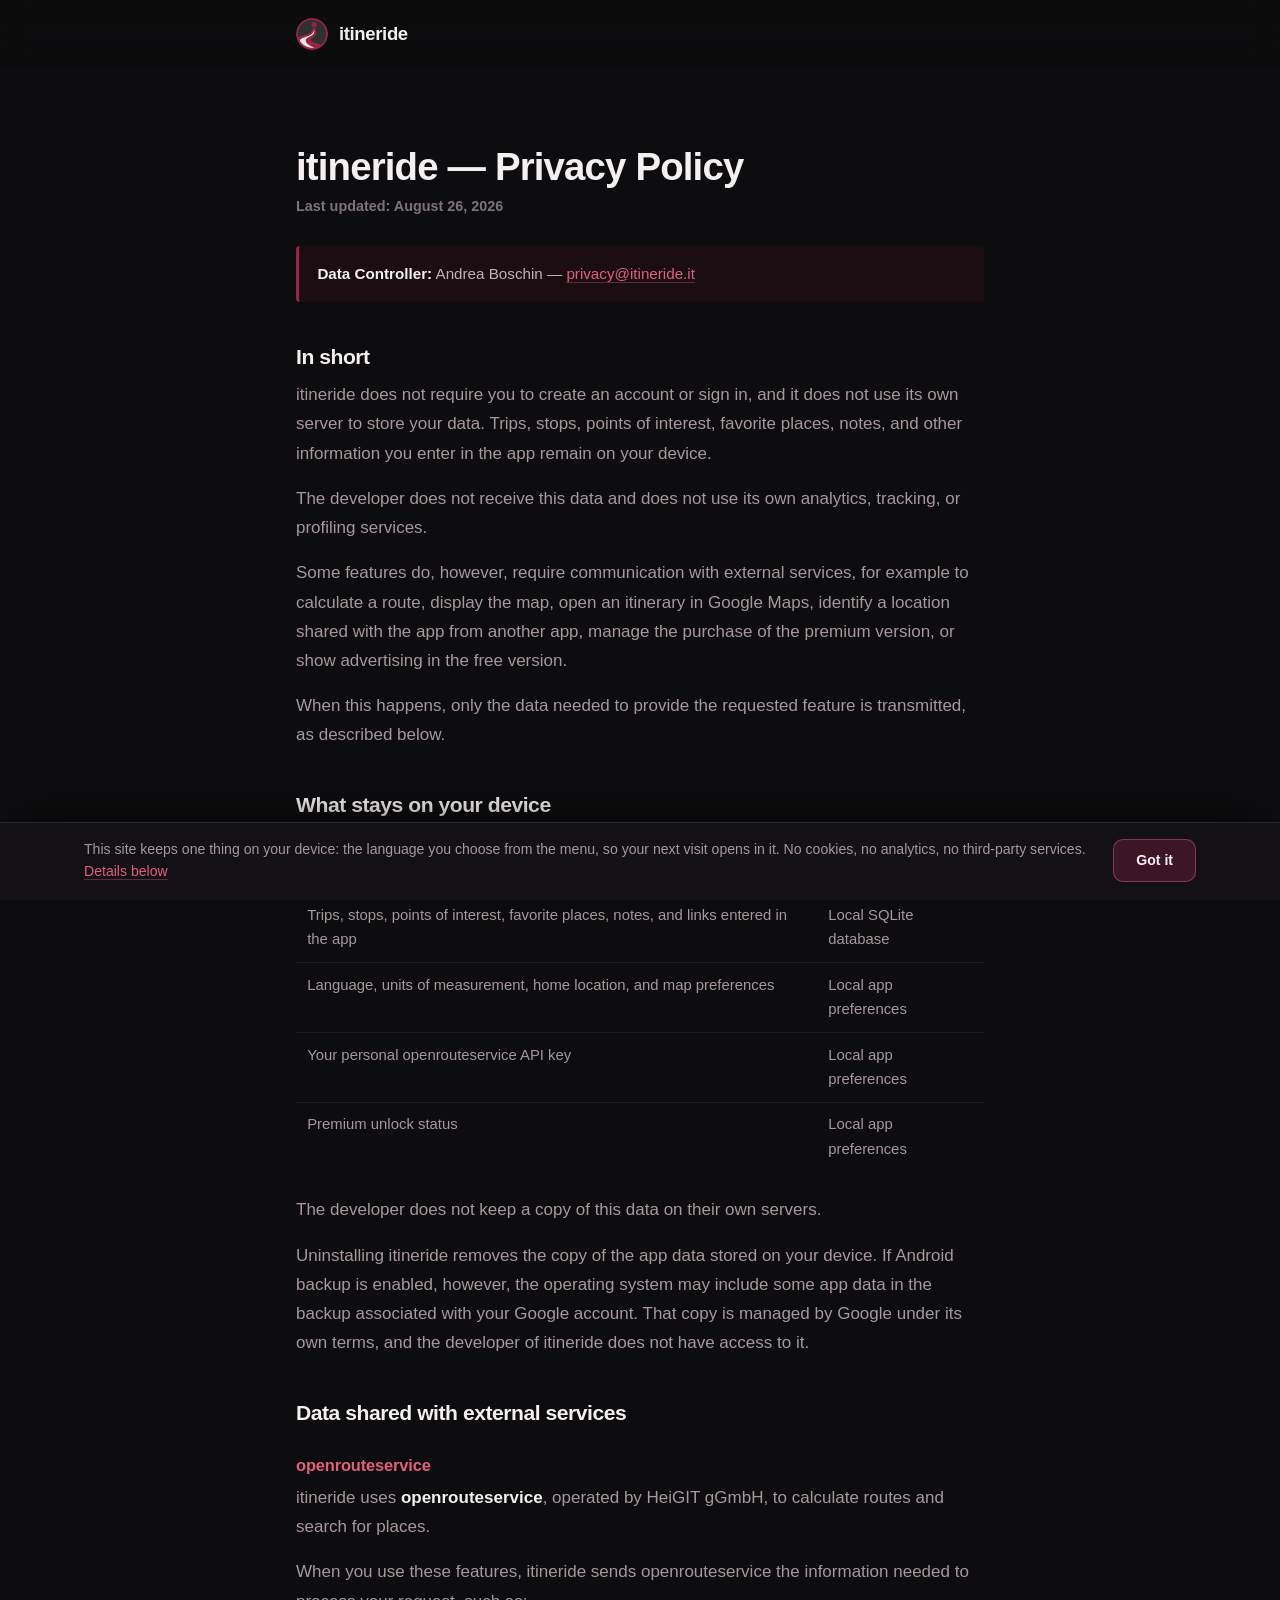
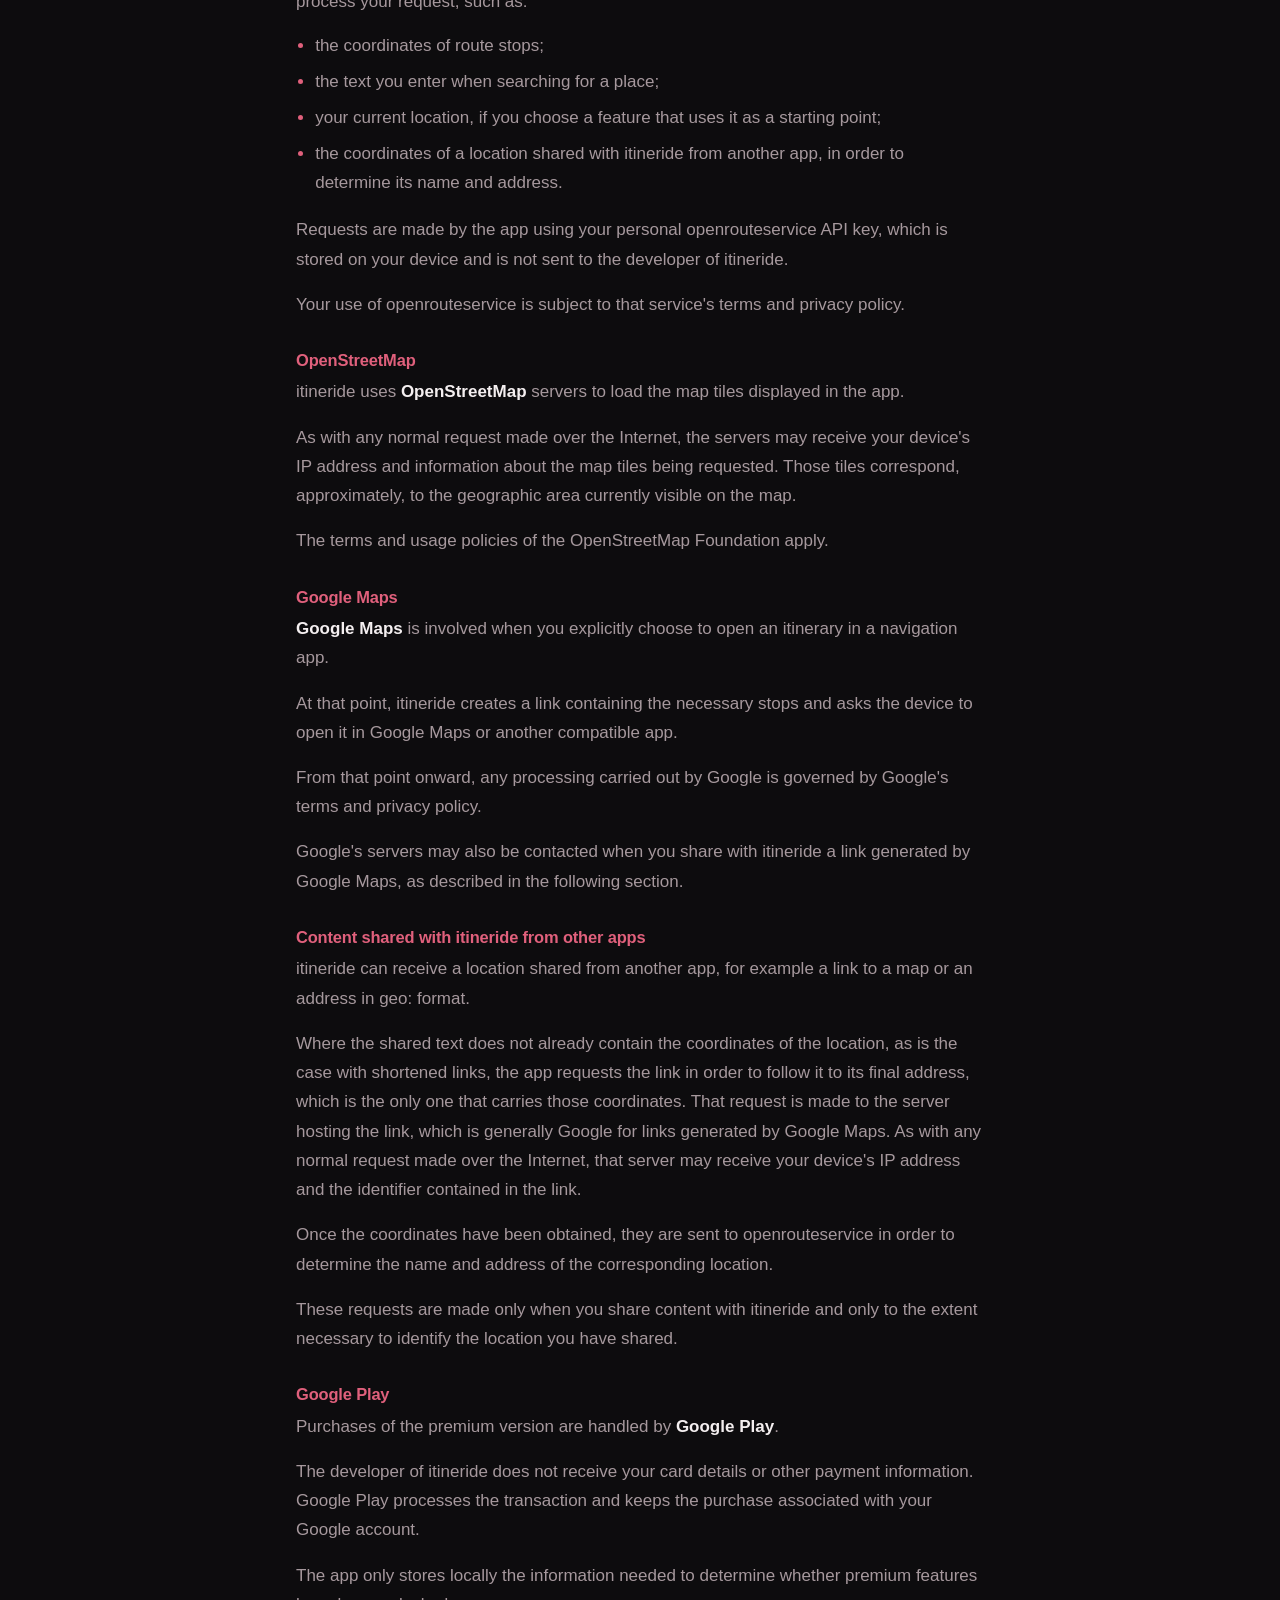
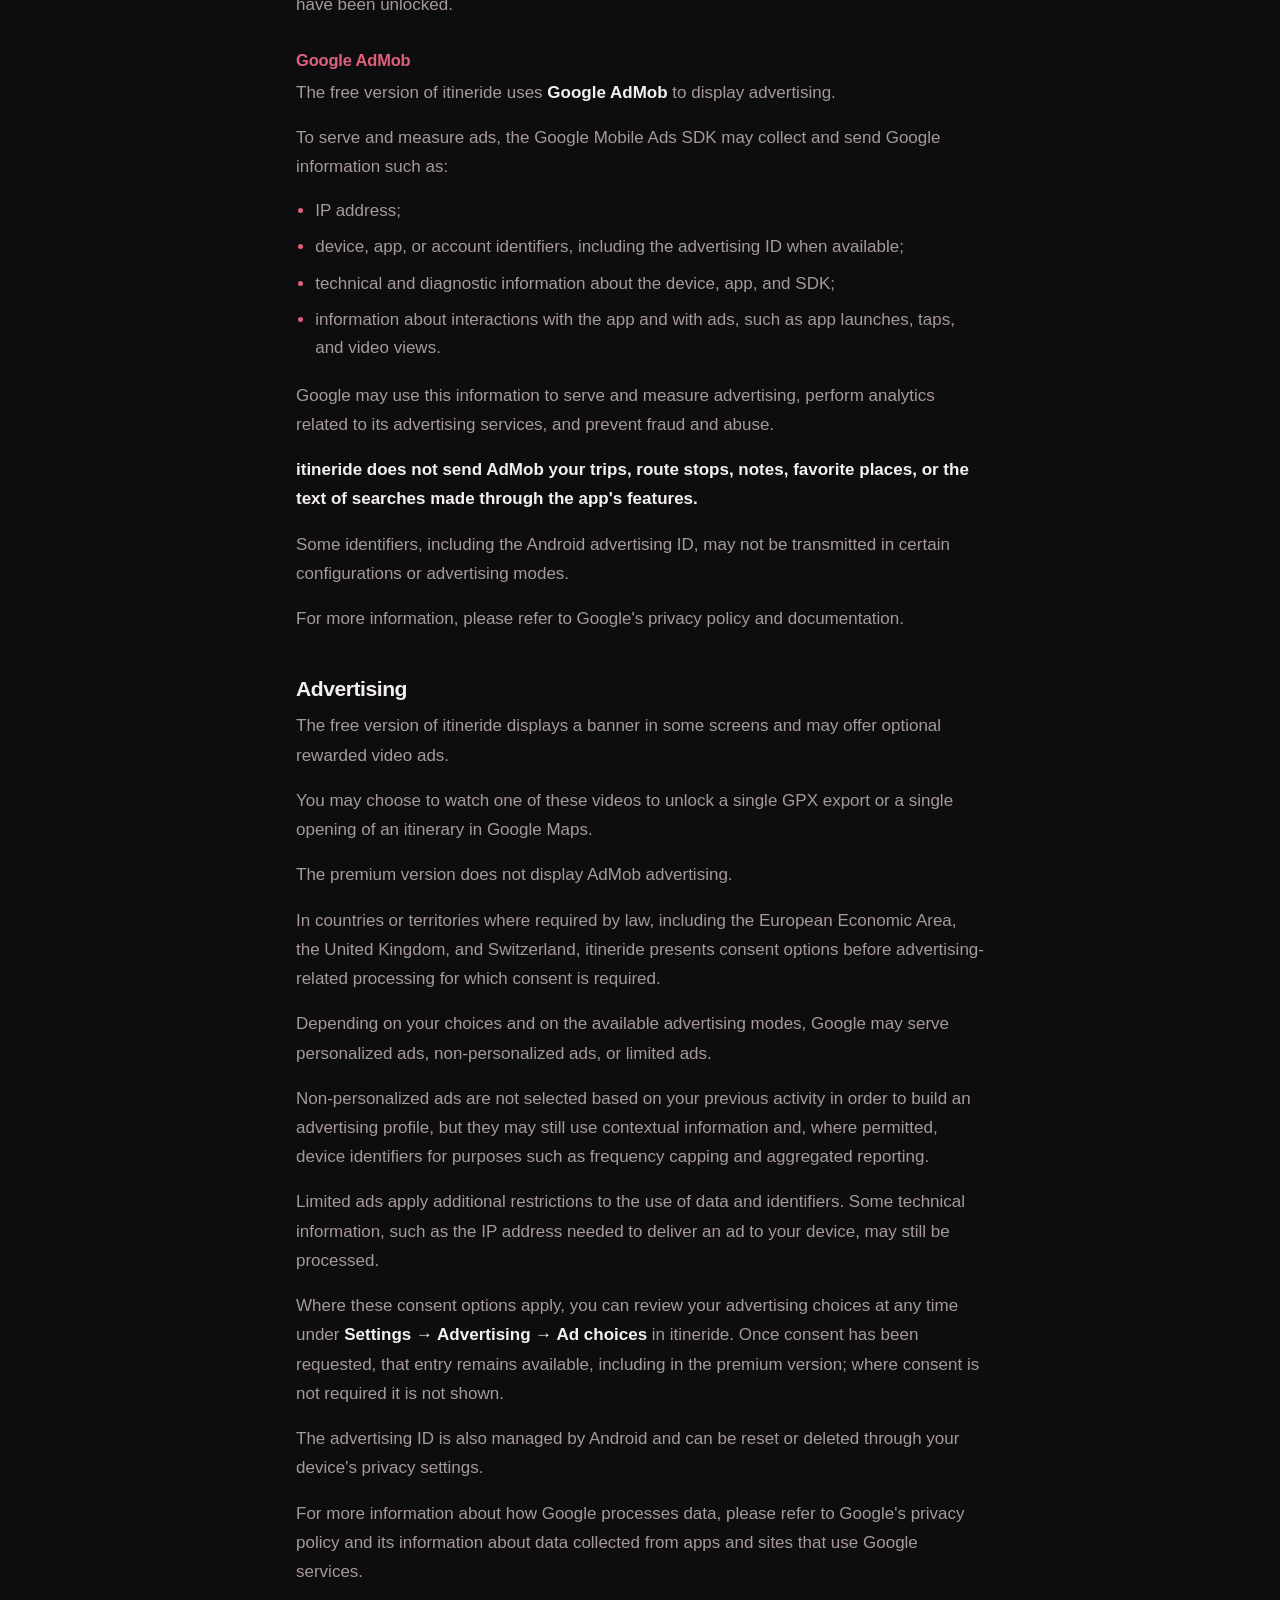
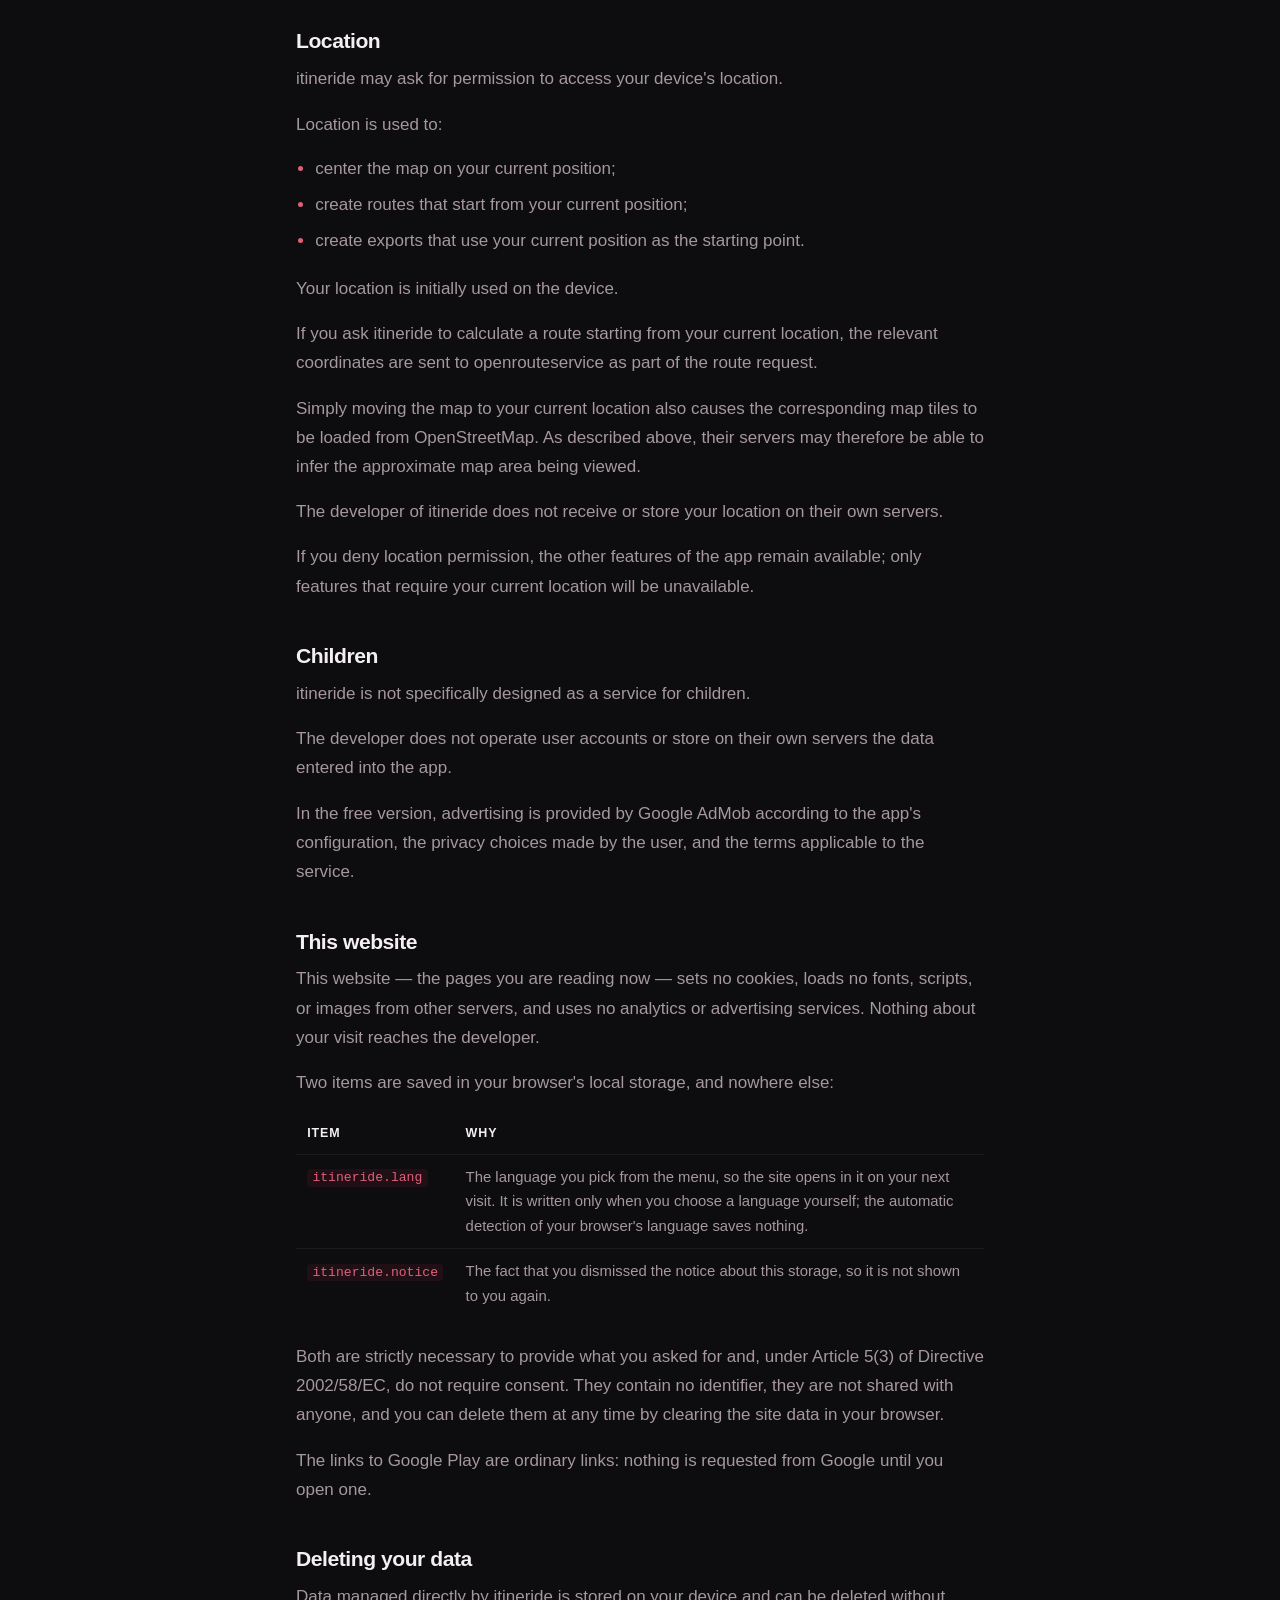
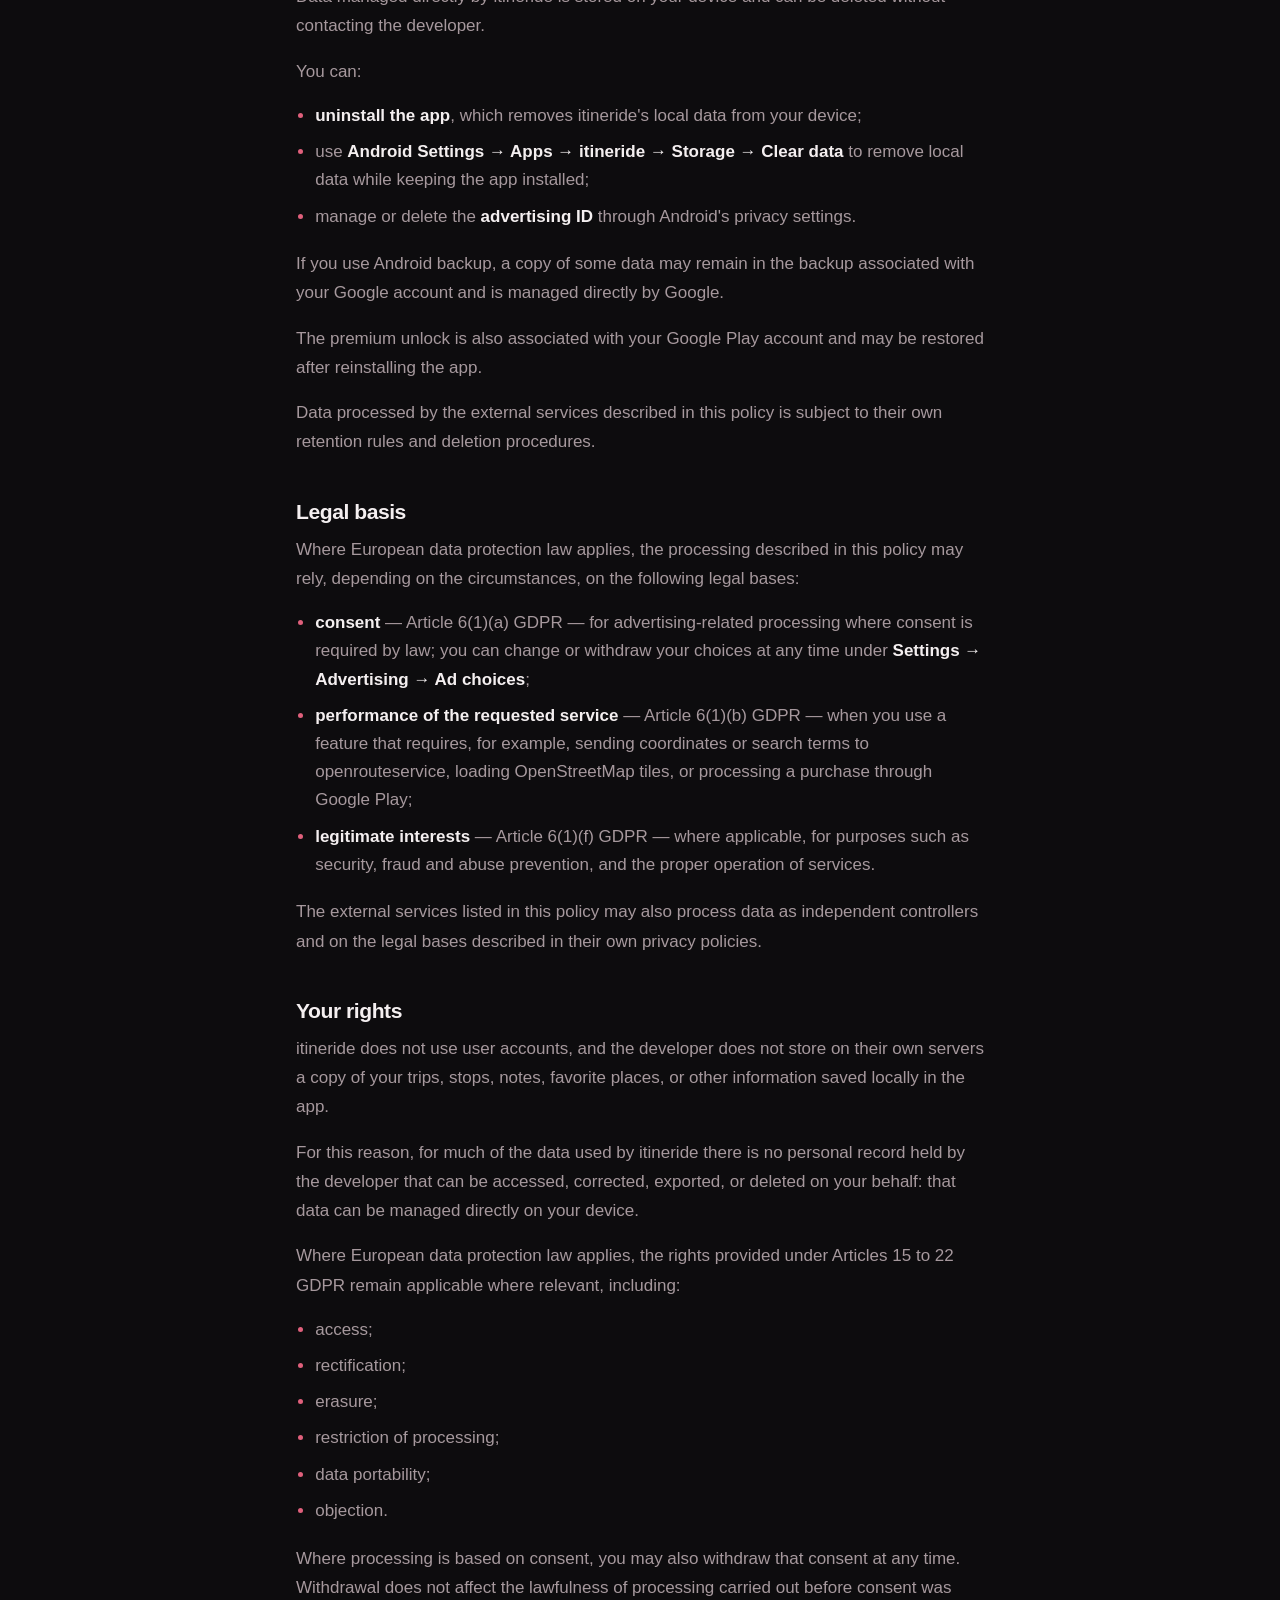
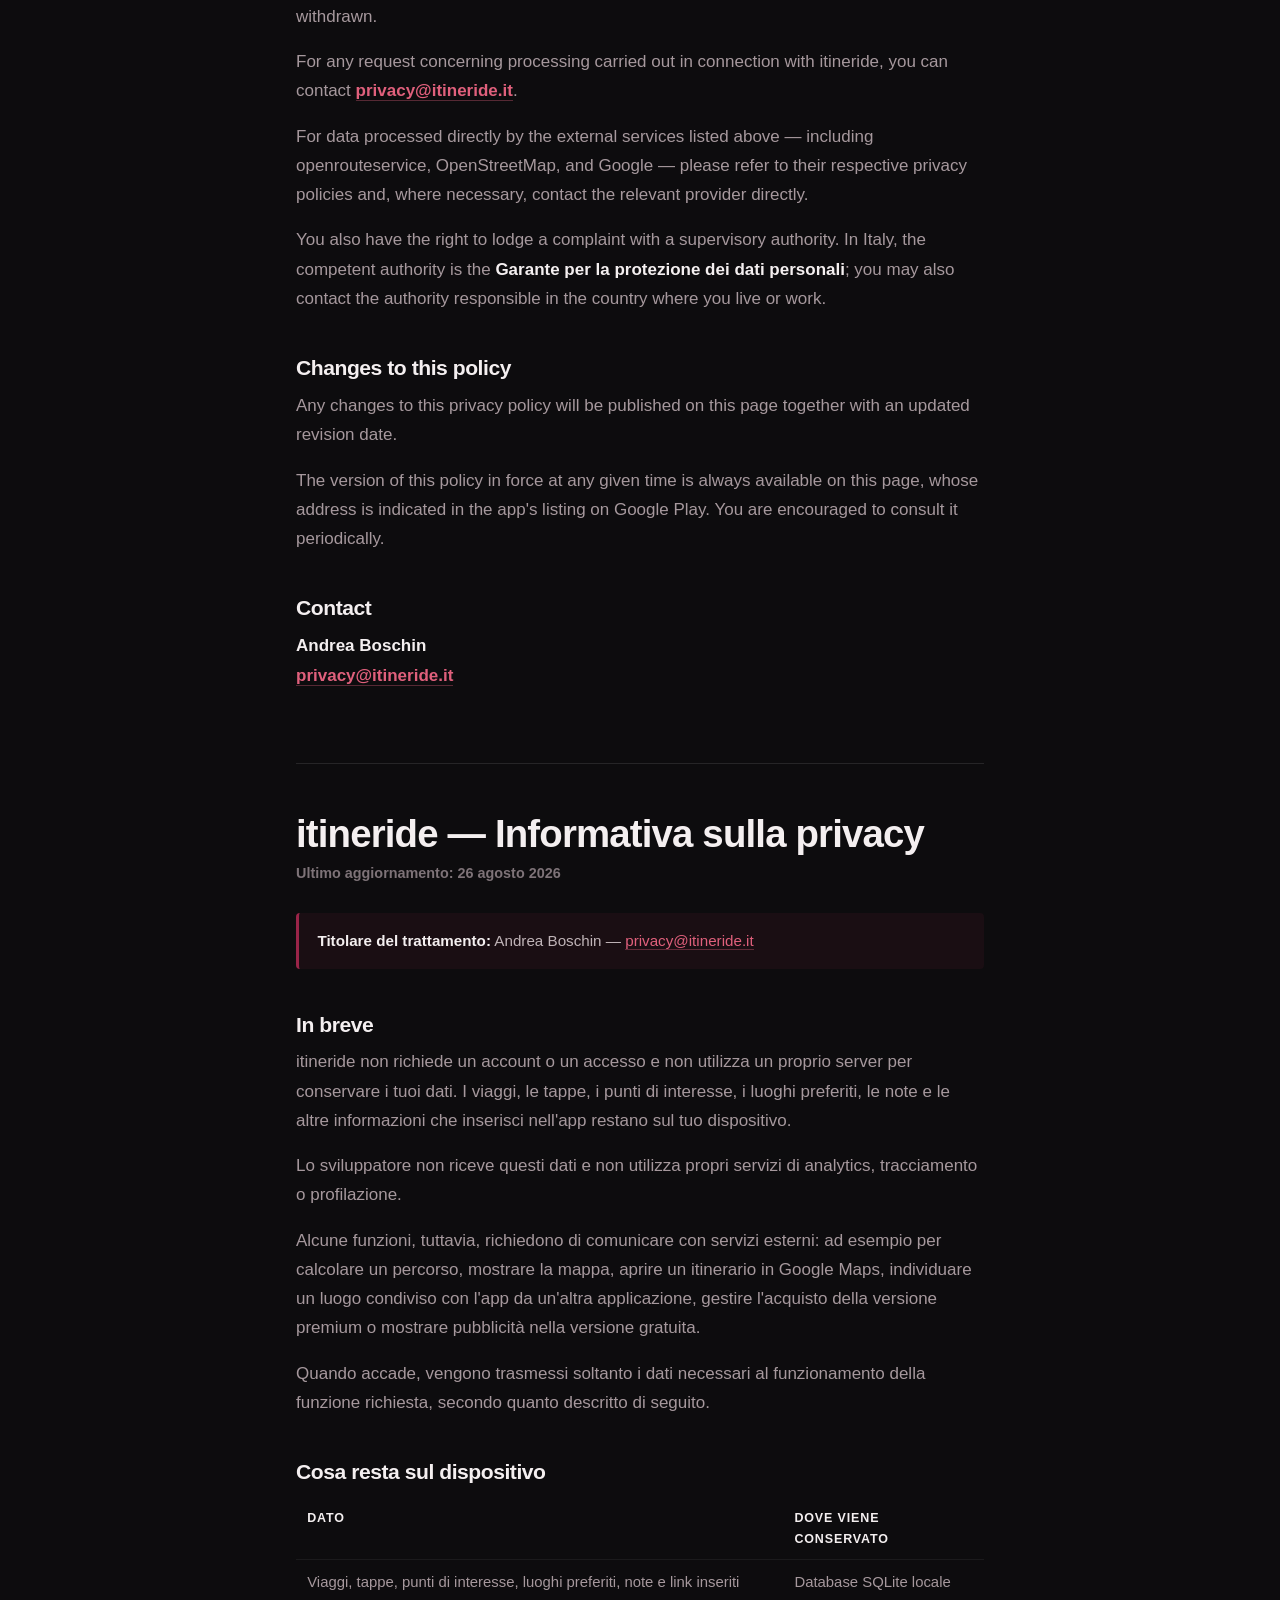
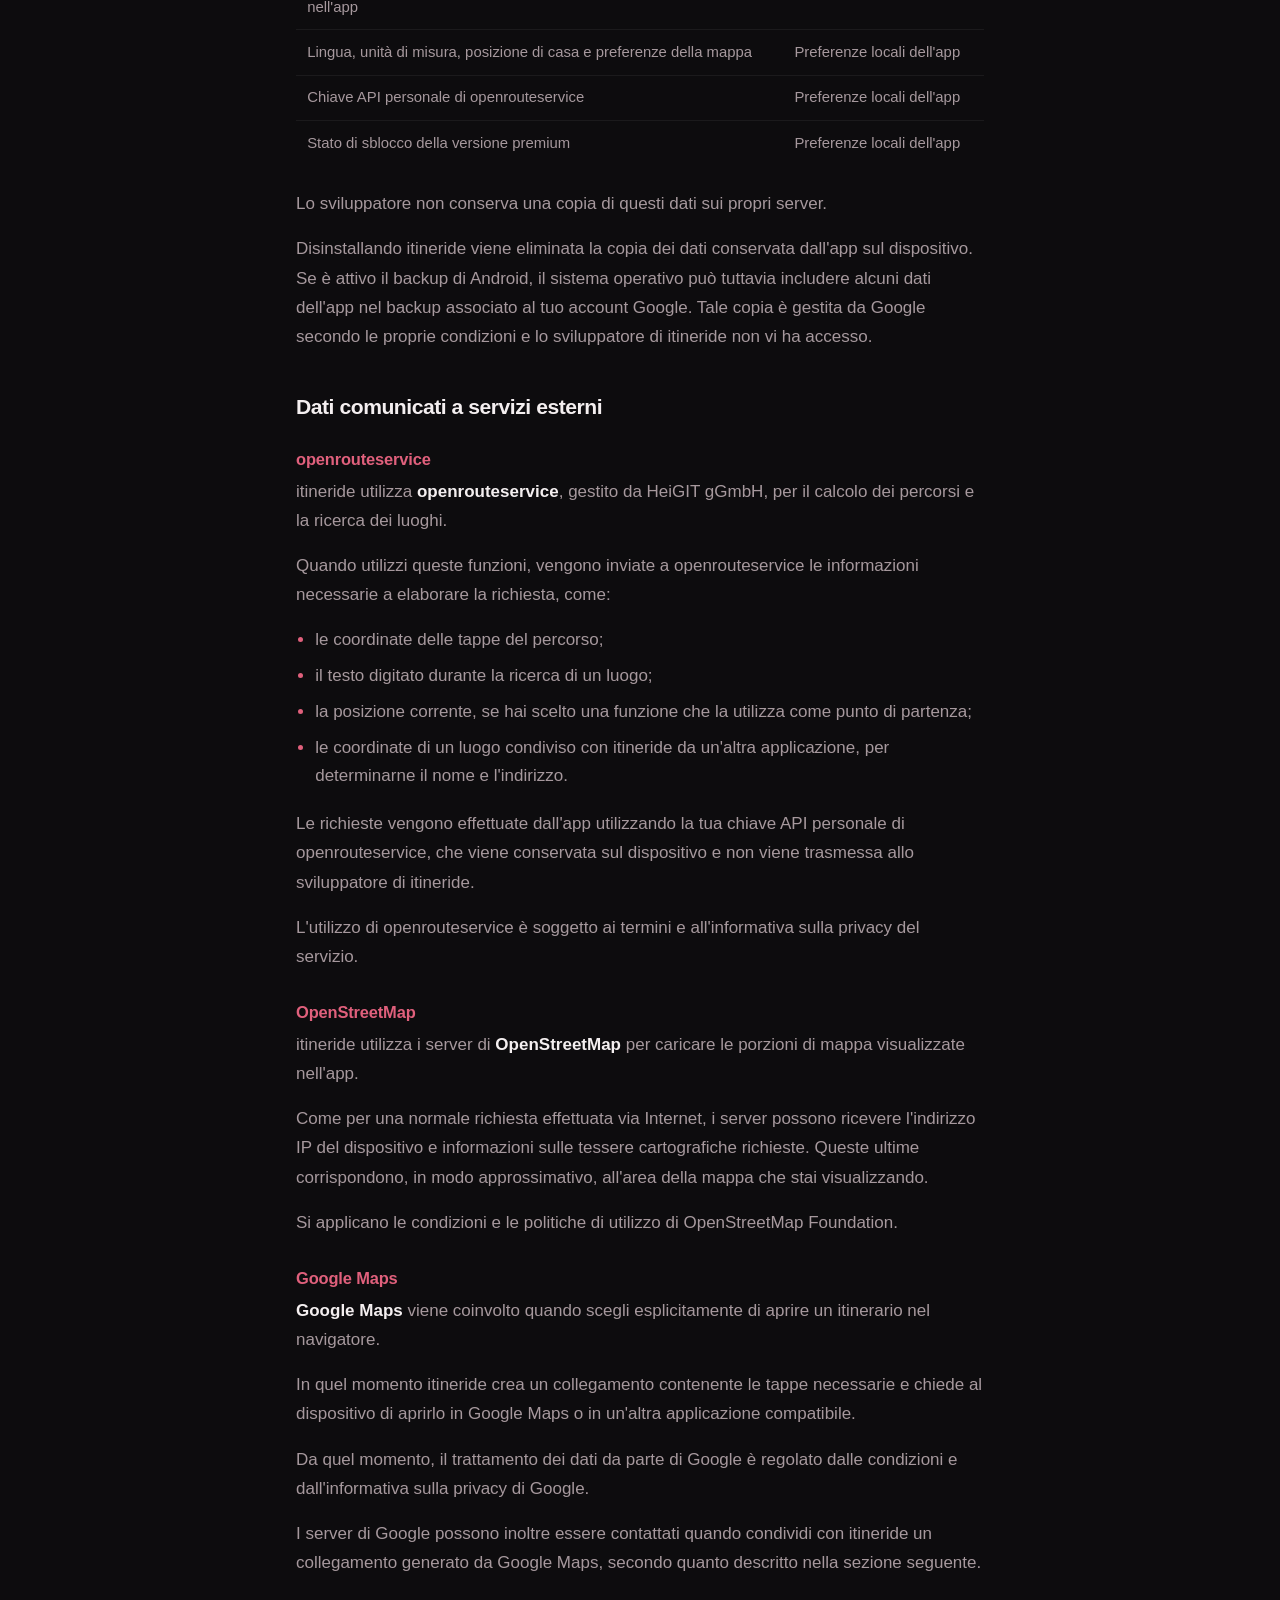
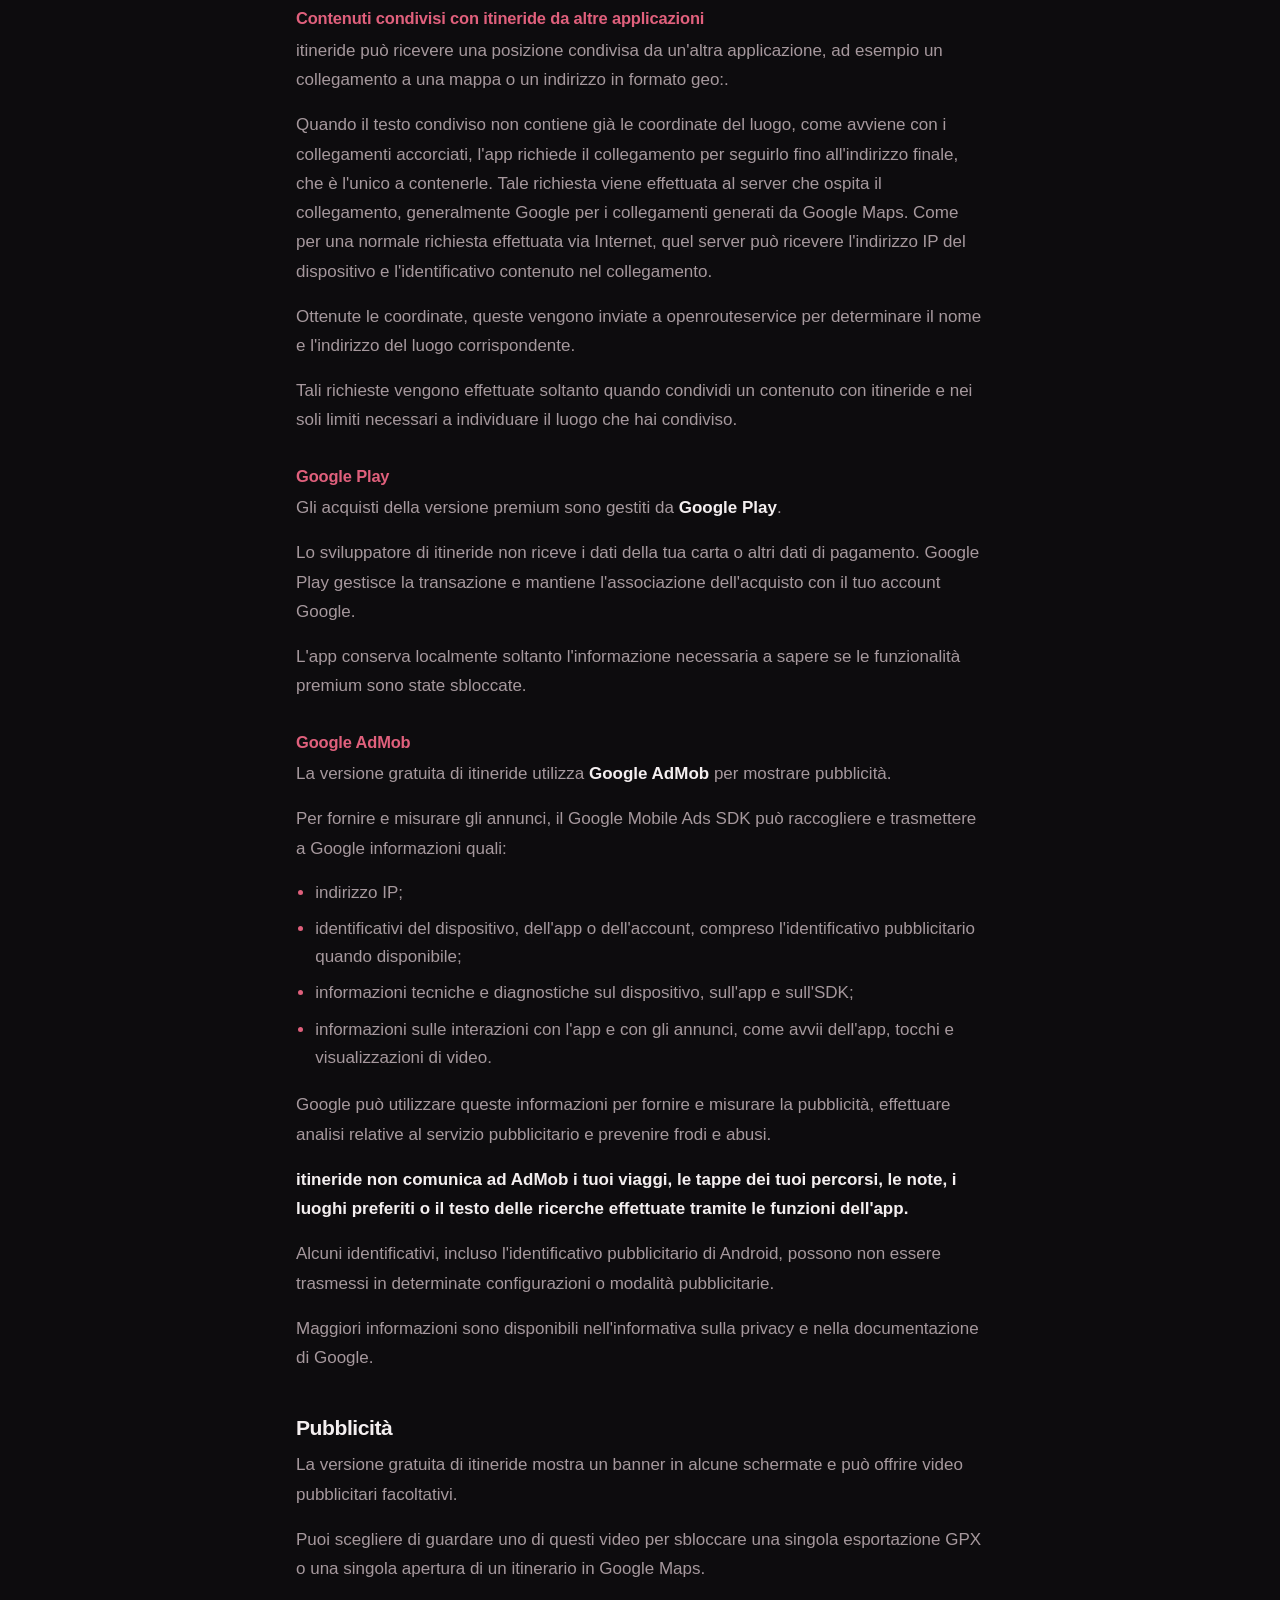
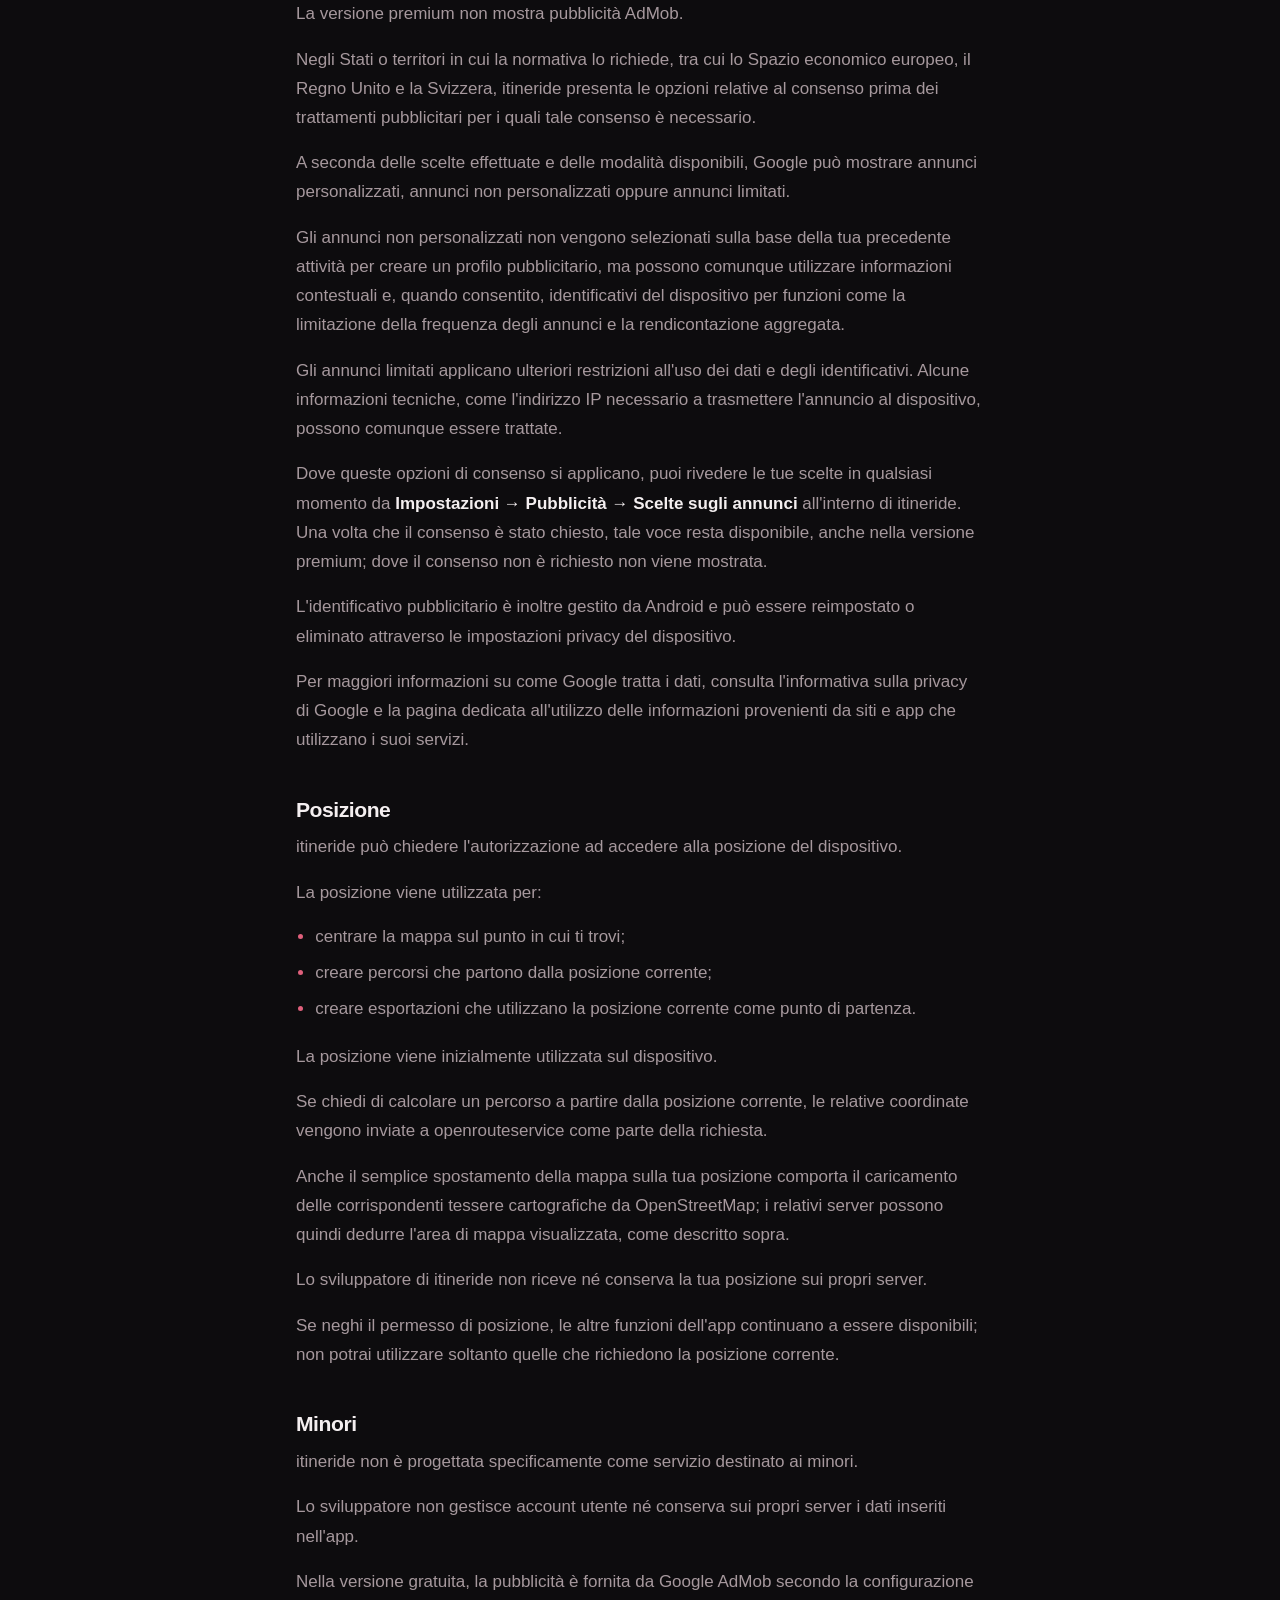
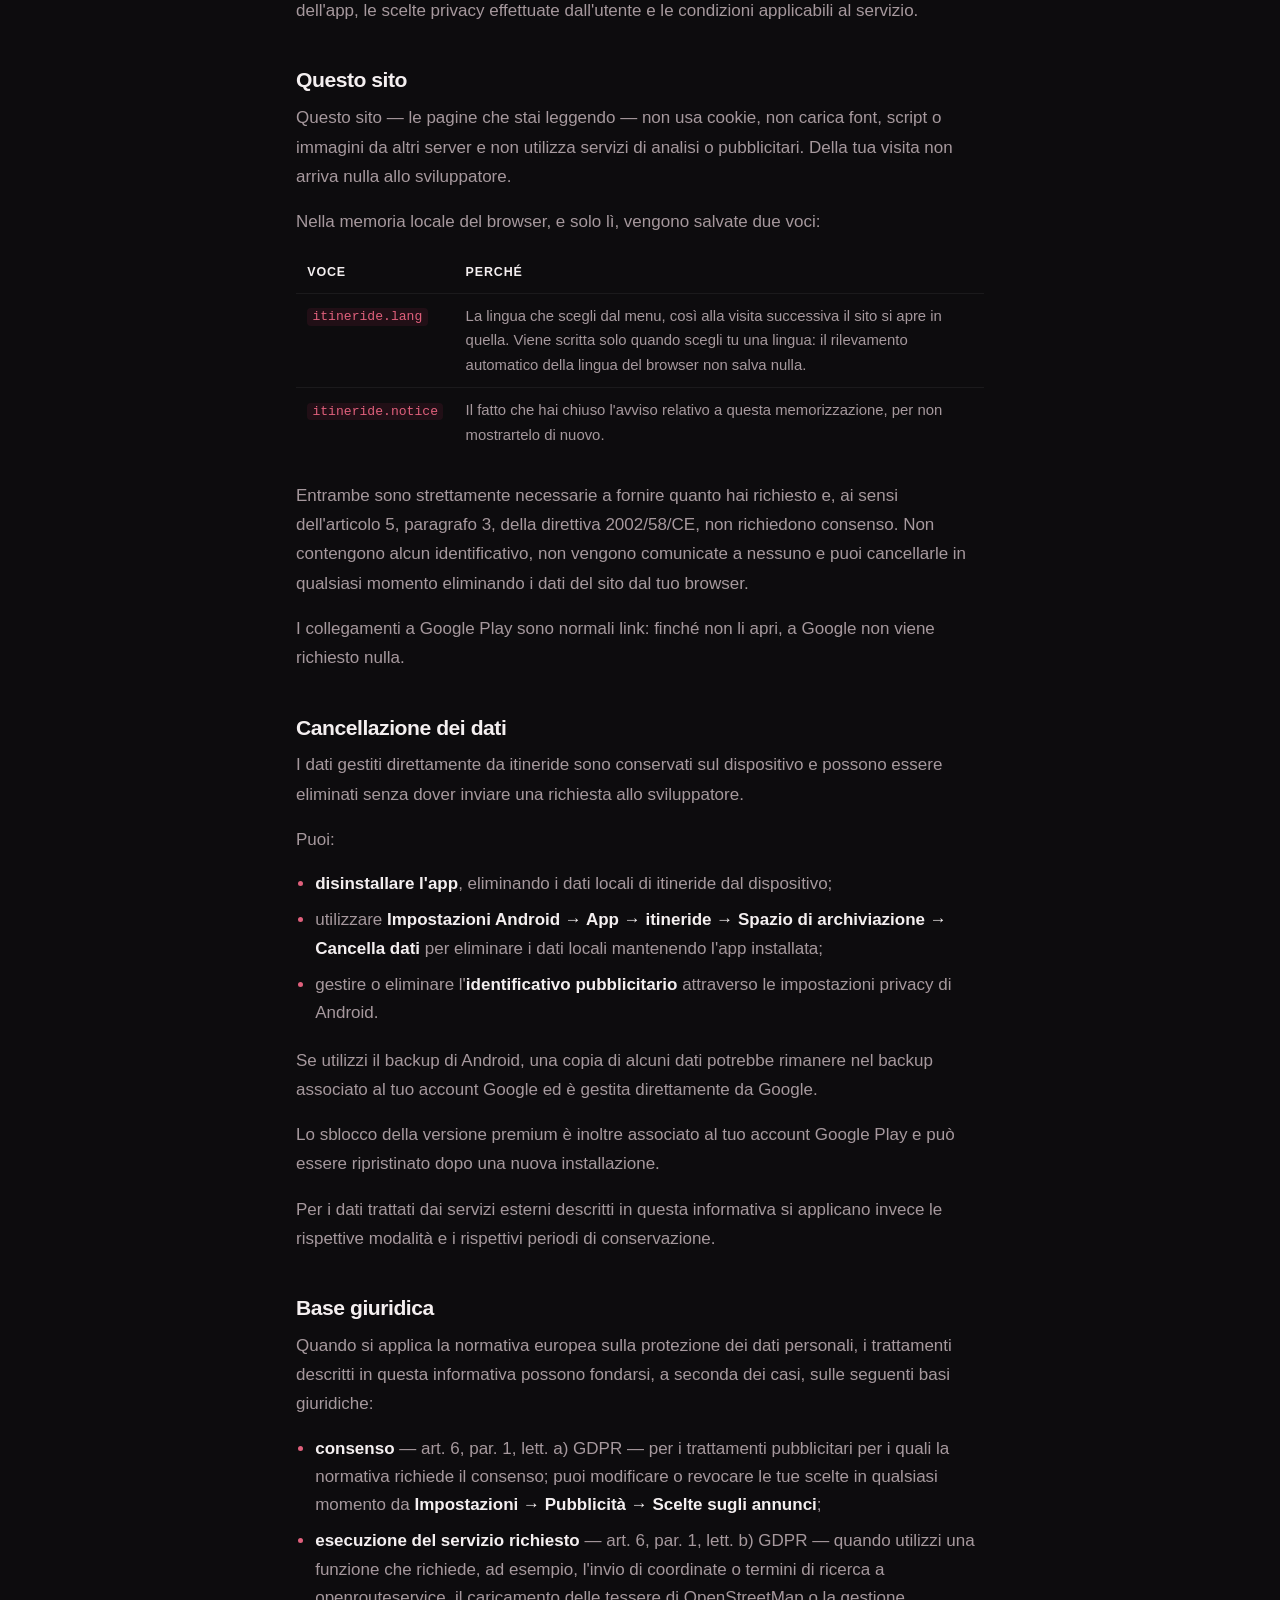
<file: privacy-policy.html>
<!DOCTYPE html>
<html lang="en">
<head>
<meta charset="utf-8">
<meta name="viewport" content="width=device-width, initial-scale=1">
<title>itineride — Privacy Policy</title>
<meta name="description" content="Privacy policy of the itineride app: what stays on your device, what leaves it, and to whom.">
<link rel="icon" href="assets/icon.png" type="image/png">
<link rel="apple-touch-icon" href="assets/icon.png">
<meta name="theme-color" content="#0D0C0E">

<link rel="stylesheet" href="assets/site.css?v=2">
</head>
<body>

<!-- ══════════════════════════ top bar ══════════════════════════ -->
<header class="topbar topbar--doc" id="topbar">
  <div class="wrap">
    <a class="brand" href="index.html"><img src="assets/icon.png" alt=""> itineride</a>
  </div>
</header>

<main class="doc">

  <h1>itineride — Privacy Policy</h1>
  <p class="updated"><strong>Last updated: August 26, 2026</strong></p>

  <p class="controller">
    <strong>Data Controller:</strong> Andrea Boschin —
    <a href="mailto:privacy@itineride.it">privacy@itineride.it</a>
  </p>

  <h2>In short</h2>
  <p>
    itineride does not require you to create an account or sign in, and it does not use
    its own server to store your data. Trips, stops, points of interest, favorite places,
    notes, and other information you enter in the app remain on your device.
  </p>
  <p>
    The developer does not receive this data and does not use its own analytics,
    tracking, or profiling services.
  </p>
  <p>
    Some features do, however, require communication with external services, for example
    to calculate a route, display the map, open an itinerary in Google Maps, identify a
    location shared with the app from another app, manage the purchase of the premium
    version, or show advertising in the free version.
  </p>
  <p>
    When this happens, only the data needed to provide the requested feature is
    transmitted, as described below.
  </p>

  <h2>What stays on your device</h2>
  <table>
    <tr><th>Data</th><th>Where it is stored</th></tr>
    <tr><td>Trips, stops, points of interest, favorite places, notes, and links entered in the app</td><td>Local SQLite database</td></tr>
    <tr><td>Language, units of measurement, home location, and map preferences</td><td>Local app preferences</td></tr>
    <tr><td>Your personal openrouteservice API key</td><td>Local app preferences</td></tr>
    <tr><td>Premium unlock status</td><td>Local app preferences</td></tr>
  </table>
  <p>
    The developer does not keep a copy of this data on their own servers.
  </p>
  <p>
    Uninstalling itineride removes the copy of the app data stored on your device. If
    Android backup is enabled, however, the operating system may include some app data in
    the backup associated with your Google account. That copy is managed by Google under
    its own terms, and the developer of itineride does not have access to it.
  </p>

  <h2>Data shared with external services</h2>

  <h3>openrouteservice</h3>
  <p>
    itineride uses <strong>openrouteservice</strong>, operated by HeiGIT gGmbH, to
    calculate routes and search for places.
  </p>
  <p>
    When you use these features, itineride sends openrouteservice the information needed
    to process your request, such as:
  </p>
  <ul>
    <li>the coordinates of route stops;</li>
    <li>the text you enter when searching for a place;</li>
    <li>your current location, if you choose a feature that uses it as a starting point;</li>
    <li>the coordinates of a location shared with itineride from another app, in order to
      determine its name and address.</li>
  </ul>
  <p>
    Requests are made by the app using your personal openrouteservice API key, which is
    stored on your device and is not sent to the developer of itineride.
  </p>
  <p>
    Your use of openrouteservice is subject to that service's terms and privacy policy.
  </p>

  <h3>OpenStreetMap</h3>
  <p>
    itineride uses <strong>OpenStreetMap</strong> servers to load the map tiles displayed
    in the app.
  </p>
  <p>
    As with any normal request made over the Internet, the servers may receive your
    device's IP address and information about the map tiles being requested. Those tiles
    correspond, approximately, to the geographic area currently visible on the map.
  </p>
  <p>
    The terms and usage policies of the OpenStreetMap Foundation apply.
  </p>

  <h3>Google Maps</h3>
  <p>
    <strong>Google Maps</strong> is involved when you explicitly choose to open an
    itinerary in a navigation app.
  </p>
  <p>
    At that point, itineride creates a link containing the necessary stops and asks the
    device to open it in Google Maps or another compatible app.
  </p>
  <p>
    From that point onward, any processing carried out by Google is governed by Google's
    terms and privacy policy.
  </p>
  <p>
    Google's servers may also be contacted when you share with itineride a link generated
    by Google Maps, as described in the following section.
  </p>

  <h3>Content shared with itineride from other apps</h3>
  <p>
    itineride can receive a location shared from another app, for example a link to a map
    or an address in geo: format.
  </p>
  <p>
    Where the shared text does not already contain the coordinates of the location, as is
    the case with shortened links, the app requests the link in order to follow it to its
    final address, which is the only one that carries those coordinates. That request is
    made to the server hosting the link, which is generally Google for links generated by
    Google Maps. As with any normal request made over the Internet, that server may
    receive your device's IP address and the identifier contained in the link.
  </p>
  <p>
    Once the coordinates have been obtained, they are sent to openrouteservice in order to
    determine the name and address of the corresponding location.
  </p>
  <p>
    These requests are made only when you share content with itineride and only to the
    extent necessary to identify the location you have shared.
  </p>

  <h3>Google Play</h3>
  <p>
    Purchases of the premium version are handled by <strong>Google Play</strong>.
  </p>
  <p>
    The developer of itineride does not receive your card details or other payment
    information. Google Play processes the transaction and keeps the purchase associated
    with your Google account.
  </p>
  <p>
    The app only stores locally the information needed to determine whether premium
    features have been unlocked.
  </p>

  <h3>Google AdMob</h3>
  <p>
    The free version of itineride uses <strong>Google AdMob</strong> to display
    advertising.
  </p>
  <p>
    To serve and measure ads, the Google Mobile Ads SDK may collect and send Google
    information such as:
  </p>
  <ul>
    <li>IP address;</li>
    <li>device, app, or account identifiers, including the advertising ID when available;</li>
    <li>technical and diagnostic information about the device, app, and SDK;</li>
    <li>information about interactions with the app and with ads, such as app launches,
      taps, and video views.</li>
  </ul>
  <p>
    Google may use this information to serve and measure advertising, perform analytics
    related to its advertising services, and prevent fraud and abuse.
  </p>
  <p>
    <strong>itineride does not send AdMob your trips, route stops, notes, favorite
    places, or the text of searches made through the app's features.</strong>
  </p>
  <p>
    Some identifiers, including the Android advertising ID, may not be transmitted in
    certain configurations or advertising modes.
  </p>
  <p>
    For more information, please refer to Google's privacy policy and documentation.
  </p>

  <h2>Advertising</h2>
  <p>
    The free version of itineride displays a banner in some screens and may offer
    optional rewarded video ads.
  </p>
  <p>
    You may choose to watch one of these videos to unlock a single GPX export or a single
    opening of an itinerary in Google Maps.
  </p>
  <p>
    The premium version does not display AdMob advertising.
  </p>
  <p>
    In countries or territories where required by law, including the European Economic
    Area, the United Kingdom, and Switzerland, itineride presents consent options before
    advertising-related processing for which consent is required.
  </p>
  <p>
    Depending on your choices and on the available advertising modes, Google may serve
    personalized ads, non-personalized ads, or limited ads.
  </p>
  <p>
    Non-personalized ads are not selected based on your previous activity in order to
    build an advertising profile, but they may still use contextual information and,
    where permitted, device identifiers for purposes such as frequency capping and
    aggregated reporting.
  </p>
  <p>
    Limited ads apply additional restrictions to the use of data and identifiers. Some
    technical information, such as the IP address needed to deliver an ad to your device,
    may still be processed.
  </p>
  <p>
    Where these consent options apply, you can review your advertising choices at any
    time under <strong>Settings → Advertising → Ad choices</strong> in itineride. Once
    consent has been requested, that entry remains available, including in the premium
    version; where consent is not required it is not shown.
  </p>
  <p>
    The advertising ID is also managed by Android and can be reset or deleted through
    your device's privacy settings.
  </p>
  <p>
    For more information about how Google processes data, please refer to Google's
    privacy policy and its information about data collected from apps and sites that use
    Google services.
  </p>

  <h2>Location</h2>
  <p>
    itineride may ask for permission to access your device's location.
  </p>
  <p>
    Location is used to:
  </p>
  <ul>
    <li>center the map on your current position;</li>
    <li>create routes that start from your current position;</li>
    <li>create exports that use your current position as the starting point.</li>
  </ul>
  <p>
    Your location is initially used on the device.
  </p>
  <p>
    If you ask itineride to calculate a route starting from your current location, the
    relevant coordinates are sent to openrouteservice as part of the route request.
  </p>
  <p>
    Simply moving the map to your current location also causes the corresponding map
    tiles to be loaded from OpenStreetMap. As described above, their servers may
    therefore be able to infer the approximate map area being viewed.
  </p>
  <p>
    The developer of itineride does not receive or store your location on their own
    servers.
  </p>
  <p>
    If you deny location permission, the other features of the app remain available; only
    features that require your current location will be unavailable.
  </p>

  <h2>Children</h2>
  <p>
    itineride is not specifically designed as a service for children.
  </p>
  <p>
    The developer does not operate user accounts or store on their own servers the data
    entered into the app.
  </p>
  <p>
    In the free version, advertising is provided by Google AdMob according to the app's
    configuration, the privacy choices made by the user, and the terms applicable to the
    service.
  </p>

  <h2 id="website">This website</h2>
  <p>
    This website — the pages you are reading now — sets no cookies, loads no fonts,
    scripts, or images from other servers, and uses no analytics or advertising
    services. Nothing about your visit reaches the developer.
  </p>
  <p>
    Two items are saved in your browser's local storage, and nowhere else:
  </p>
  <table>
    <tr><th>Item</th><th>Why</th></tr>
    <tr><td><code>itineride.lang</code></td><td>The language you pick from the menu, so the site opens in it on your next visit. It is written only when you choose a language yourself; the automatic detection of your browser's language saves nothing.</td></tr>
    <tr><td><code>itineride.notice</code></td><td>The fact that you dismissed the notice about this storage, so it is not shown to you again.</td></tr>
  </table>
  <p>
    Both are strictly necessary to provide what you asked for and, under Article 5(3)
    of Directive 2002/58/EC, do not require consent. They contain no identifier, they
    are not shared with anyone, and you can delete them at any time by clearing the
    site data in your browser.
  </p>
  <p>
    The links to Google Play are ordinary links: nothing is requested from Google
    until you open one.
  </p>

  <h2>Deleting your data</h2>
  <p>
    Data managed directly by itineride is stored on your device and can be deleted
    without contacting the developer.
  </p>
  <p>
    You can:
  </p>
  <ul>
    <li><strong>uninstall the app</strong>, which removes itineride's local data from
      your device;</li>
    <li>use <strong>Android Settings → Apps → itineride → Storage → Clear data</strong>
      to remove local data while keeping the app installed;</li>
    <li>manage or delete the <strong>advertising ID</strong> through Android's privacy
      settings.</li>
  </ul>
  <p>
    If you use Android backup, a copy of some data may remain in the backup associated
    with your Google account and is managed directly by Google.
  </p>
  <p>
    The premium unlock is also associated with your Google Play account and may be
    restored after reinstalling the app.
  </p>
  <p>
    Data processed by the external services described in this policy is subject to their
    own retention rules and deletion procedures.
  </p>

  <h2>Legal basis</h2>
  <p>
    Where European data protection law applies, the processing described in this policy
    may rely, depending on the circumstances, on the following legal bases:
  </p>
  <ul>
    <li><strong>consent</strong> — Article 6(1)(a) GDPR — for advertising-related
      processing where consent is required by law; you can change or withdraw your
      choices at any time under <strong>Settings → Advertising → Ad choices</strong>;</li>
    <li><strong>performance of the requested service</strong> — Article 6(1)(b) GDPR —
      when you use a feature that requires, for example, sending coordinates or search
      terms to openrouteservice, loading OpenStreetMap tiles, or processing a purchase
      through Google Play;</li>
    <li><strong>legitimate interests</strong> — Article 6(1)(f) GDPR — where applicable,
      for purposes such as security, fraud and abuse prevention, and the proper operation
      of services.</li>
  </ul>
  <p>
    The external services listed in this policy may also process data as independent
    controllers and on the legal bases described in their own privacy policies.
  </p>

  <h2>Your rights</h2>
  <p>
    itineride does not use user accounts, and the developer does not store on their own
    servers a copy of your trips, stops, notes, favorite places, or other information
    saved locally in the app.
  </p>
  <p>
    For this reason, for much of the data used by itineride there is no personal record
    held by the developer that can be accessed, corrected, exported, or deleted on your
    behalf: that data can be managed directly on your device.
  </p>
  <p>
    Where European data protection law applies, the rights provided under Articles 15 to
    22 GDPR remain applicable where relevant, including:
  </p>
  <ul>
    <li>access;</li>
    <li>rectification;</li>
    <li>erasure;</li>
    <li>restriction of processing;</li>
    <li>data portability;</li>
    <li>objection.</li>
  </ul>
  <p>
    Where processing is based on consent, you may also withdraw that consent at any time.
    Withdrawal does not affect the lawfulness of processing carried out before consent
    was withdrawn.
  </p>
  <p>
    For any request concerning processing carried out in connection with itineride, you
    can contact
    <strong><a href="mailto:privacy@itineride.it">privacy@itineride.it</a></strong>.
  </p>
  <p>
    For data processed directly by the external services listed above — including
    openrouteservice, OpenStreetMap, and Google — please refer to their respective
    privacy policies and, where necessary, contact the relevant provider directly.
  </p>
  <p>
    You also have the right to lodge a complaint with a supervisory authority. In Italy,
    the competent authority is the <strong>Garante per la protezione dei dati
    personali</strong>; you may also contact the authority responsible in the country
    where you live or work.
  </p>

  <h2>Changes to this policy</h2>
  <p>
    Any changes to this privacy policy will be published on this page together with an
    updated revision date.
  </p>
  <p>
    The version of this policy in force at any given time is always available on this
    page, whose address is indicated in the app's listing on Google Play. You are
    encouraged to consult it periodically.
  </p>

  <h2>Contact</h2>
  <p>
    <strong>Andrea Boschin</strong><br>
    <strong><a href="mailto:privacy@itineride.it">privacy@itineride.it</a></strong>
  </p>

  <hr class="lang-divider">

  <section lang="it">
    <h1>itineride — Informativa sulla privacy</h1>
    <p class="updated"><strong>Ultimo aggiornamento: 26 agosto 2026</strong></p>

    <p class="controller">
      <strong>Titolare del trattamento:</strong> Andrea Boschin —
      <a href="mailto:privacy@itineride.it">privacy@itineride.it</a>
    </p>

    <h2>In breve</h2>
    <p>
      itineride non richiede un account o un accesso e non utilizza un proprio server per
      conservare i tuoi dati. I viaggi, le tappe, i punti di interesse, i luoghi
      preferiti, le note e le altre informazioni che inserisci nell'app restano sul tuo
      dispositivo.
    </p>
    <p>
      Lo sviluppatore non riceve questi dati e non utilizza propri servizi di analytics,
      tracciamento o profilazione.
    </p>
    <p>
      Alcune funzioni, tuttavia, richiedono di comunicare con servizi esterni: ad esempio
      per calcolare un percorso, mostrare la mappa, aprire un itinerario in Google Maps,
      individuare un luogo condiviso con l'app da un'altra applicazione, gestire
      l'acquisto della versione premium o mostrare pubblicità nella versione gratuita.
    </p>
    <p>
      Quando accade, vengono trasmessi soltanto i dati necessari al funzionamento della
      funzione richiesta, secondo quanto descritto di seguito.
    </p>

    <h2>Cosa resta sul dispositivo</h2>
    <table>
      <tr><th>Dato</th><th>Dove viene conservato</th></tr>
      <tr><td>Viaggi, tappe, punti di interesse, luoghi preferiti, note e link inseriti nell'app</td><td>Database SQLite locale</td></tr>
      <tr><td>Lingua, unità di misura, posizione di casa e preferenze della mappa</td><td>Preferenze locali dell'app</td></tr>
      <tr><td>Chiave API personale di openrouteservice</td><td>Preferenze locali dell'app</td></tr>
      <tr><td>Stato di sblocco della versione premium</td><td>Preferenze locali dell'app</td></tr>
    </table>
    <p>
      Lo sviluppatore non conserva una copia di questi dati sui propri server.
    </p>
    <p>
      Disinstallando itineride viene eliminata la copia dei dati conservata dall'app sul
      dispositivo. Se è attivo il backup di Android, il sistema operativo può tuttavia
      includere alcuni dati dell'app nel backup associato al tuo account Google. Tale
      copia è gestita da Google secondo le proprie condizioni e lo sviluppatore di
      itineride non vi ha accesso.
    </p>

    <h2>Dati comunicati a servizi esterni</h2>

    <h3>openrouteservice</h3>
    <p>
      itineride utilizza <strong>openrouteservice</strong>, gestito da HeiGIT gGmbH, per
      il calcolo dei percorsi e la ricerca dei luoghi.
    </p>
    <p>
      Quando utilizzi queste funzioni, vengono inviate a openrouteservice le informazioni
      necessarie a elaborare la richiesta, come:
    </p>
    <ul>
      <li>le coordinate delle tappe del percorso;</li>
      <li>il testo digitato durante la ricerca di un luogo;</li>
      <li>la posizione corrente, se hai scelto una funzione che la utilizza come punto di
        partenza;</li>
      <li>le coordinate di un luogo condiviso con itineride da un'altra applicazione, per
        determinarne il nome e l'indirizzo.</li>
    </ul>
    <p>
      Le richieste vengono effettuate dall'app utilizzando la tua chiave API personale di
      openrouteservice, che viene conservata sul dispositivo e non viene trasmessa allo
      sviluppatore di itineride.
    </p>
    <p>
      L'utilizzo di openrouteservice è soggetto ai termini e all'informativa sulla privacy
      del servizio.
    </p>

    <h3>OpenStreetMap</h3>
    <p>
      itineride utilizza i server di <strong>OpenStreetMap</strong> per caricare le
      porzioni di mappa visualizzate nell'app.
    </p>
    <p>
      Come per una normale richiesta effettuata via Internet, i server possono ricevere
      l'indirizzo IP del dispositivo e informazioni sulle tessere cartografiche richieste.
      Queste ultime corrispondono, in modo approssimativo, all'area della mappa che stai
      visualizzando.
    </p>
    <p>
      Si applicano le condizioni e le politiche di utilizzo di OpenStreetMap Foundation.
    </p>

    <h3>Google Maps</h3>
    <p>
      <strong>Google Maps</strong> viene coinvolto quando scegli esplicitamente di aprire
      un itinerario nel navigatore.
    </p>
    <p>
      In quel momento itineride crea un collegamento contenente le tappe necessarie e
      chiede al dispositivo di aprirlo in Google Maps o in un'altra applicazione
      compatibile.
    </p>
    <p>
      Da quel momento, il trattamento dei dati da parte di Google è regolato dalle
      condizioni e dall'informativa sulla privacy di Google.
    </p>
    <p>
      I server di Google possono inoltre essere contattati quando condividi con itineride
      un collegamento generato da Google Maps, secondo quanto descritto nella sezione
      seguente.
    </p>

    <h3>Contenuti condivisi con itineride da altre applicazioni</h3>
    <p>
      itineride può ricevere una posizione condivisa da un'altra applicazione, ad esempio
      un collegamento a una mappa o un indirizzo in formato geo:.
    </p>
    <p>
      Quando il testo condiviso non contiene già le coordinate del luogo, come avviene con
      i collegamenti accorciati, l'app richiede il collegamento per seguirlo fino
      all'indirizzo finale, che è l'unico a contenerle. Tale richiesta viene effettuata al
      server che ospita il collegamento, generalmente Google per i collegamenti generati
      da Google Maps. Come per una normale richiesta effettuata via Internet, quel server
      può ricevere l'indirizzo IP del dispositivo e l'identificativo contenuto nel
      collegamento.
    </p>
    <p>
      Ottenute le coordinate, queste vengono inviate a openrouteservice per determinare il
      nome e l'indirizzo del luogo corrispondente.
    </p>
    <p>
      Tali richieste vengono effettuate soltanto quando condividi un contenuto con
      itineride e nei soli limiti necessari a individuare il luogo che hai condiviso.
    </p>

    <h3>Google Play</h3>
    <p>
      Gli acquisti della versione premium sono gestiti da <strong>Google Play</strong>.
    </p>
    <p>
      Lo sviluppatore di itineride non riceve i dati della tua carta o altri dati di
      pagamento. Google Play gestisce la transazione e mantiene l'associazione
      dell'acquisto con il tuo account Google.
    </p>
    <p>
      L'app conserva localmente soltanto l'informazione necessaria a sapere se le
      funzionalità premium sono state sbloccate.
    </p>

    <h3>Google AdMob</h3>
    <p>
      La versione gratuita di itineride utilizza <strong>Google AdMob</strong> per
      mostrare pubblicità.
    </p>
    <p>
      Per fornire e misurare gli annunci, il Google Mobile Ads SDK può raccogliere e
      trasmettere a Google informazioni quali:
    </p>
    <ul>
      <li>indirizzo IP;</li>
      <li>identificativi del dispositivo, dell'app o dell'account, compreso
        l'identificativo pubblicitario quando disponibile;</li>
      <li>informazioni tecniche e diagnostiche sul dispositivo, sull'app e sull'SDK;</li>
      <li>informazioni sulle interazioni con l'app e con gli annunci, come avvii dell'app,
        tocchi e visualizzazioni di video.</li>
    </ul>
    <p>
      Google può utilizzare queste informazioni per fornire e misurare la pubblicità,
      effettuare analisi relative al servizio pubblicitario e prevenire frodi e abusi.
    </p>
    <p>
      <strong>itineride non comunica ad AdMob i tuoi viaggi, le tappe dei tuoi percorsi,
      le note, i luoghi preferiti o il testo delle ricerche effettuate tramite le funzioni
      dell'app.</strong>
    </p>
    <p>
      Alcuni identificativi, incluso l'identificativo pubblicitario di Android, possono
      non essere trasmessi in determinate configurazioni o modalità pubblicitarie.
    </p>
    <p>
      Maggiori informazioni sono disponibili nell'informativa sulla privacy e nella
      documentazione di Google.
    </p>

    <h2>Pubblicità</h2>
    <p>
      La versione gratuita di itineride mostra un banner in alcune schermate e può offrire
      video pubblicitari facoltativi.
    </p>
    <p>
      Puoi scegliere di guardare uno di questi video per sbloccare una singola
      esportazione GPX o una singola apertura di un itinerario in Google Maps.
    </p>
    <p>
      La versione premium non mostra pubblicità AdMob.
    </p>
    <p>
      Negli Stati o territori in cui la normativa lo richiede, tra cui lo Spazio economico
      europeo, il Regno Unito e la Svizzera, itineride presenta le opzioni relative al
      consenso prima dei trattamenti pubblicitari per i quali tale consenso è necessario.
    </p>
    <p>
      A seconda delle scelte effettuate e delle modalità disponibili, Google può mostrare
      annunci personalizzati, annunci non personalizzati oppure annunci limitati.
    </p>
    <p>
      Gli annunci non personalizzati non vengono selezionati sulla base della tua
      precedente attività per creare un profilo pubblicitario, ma possono comunque
      utilizzare informazioni contestuali e, quando consentito, identificativi del
      dispositivo per funzioni come la limitazione della frequenza degli annunci e la
      rendicontazione aggregata.
    </p>
    <p>
      Gli annunci limitati applicano ulteriori restrizioni all'uso dei dati e degli
      identificativi. Alcune informazioni tecniche, come l'indirizzo IP necessario a
      trasmettere l'annuncio al dispositivo, possono comunque essere trattate.
    </p>
    <p>
      Dove queste opzioni di consenso si applicano, puoi rivedere le tue scelte in
      qualsiasi momento da <strong>Impostazioni → Pubblicità → Scelte sugli
      annunci</strong> all'interno di itineride. Una volta che il consenso è stato
      chiesto, tale voce resta disponibile, anche nella versione premium; dove il
      consenso non è richiesto non viene mostrata.
    </p>
    <p>
      L'identificativo pubblicitario è inoltre gestito da Android e può essere reimpostato
      o eliminato attraverso le impostazioni privacy del dispositivo.
    </p>
    <p>
      Per maggiori informazioni su come Google tratta i dati, consulta l'informativa sulla
      privacy di Google e la pagina dedicata all'utilizzo delle informazioni provenienti
      da siti e app che utilizzano i suoi servizi.
    </p>

    <h2>Posizione</h2>
    <p>
      itineride può chiedere l'autorizzazione ad accedere alla posizione del dispositivo.
    </p>
    <p>
      La posizione viene utilizzata per:
    </p>
    <ul>
      <li>centrare la mappa sul punto in cui ti trovi;</li>
      <li>creare percorsi che partono dalla posizione corrente;</li>
      <li>creare esportazioni che utilizzano la posizione corrente come punto di
        partenza.</li>
    </ul>
    <p>
      La posizione viene inizialmente utilizzata sul dispositivo.
    </p>
    <p>
      Se chiedi di calcolare un percorso a partire dalla posizione corrente, le relative
      coordinate vengono inviate a openrouteservice come parte della richiesta.
    </p>
    <p>
      Anche il semplice spostamento della mappa sulla tua posizione comporta il
      caricamento delle corrispondenti tessere cartografiche da OpenStreetMap; i relativi
      server possono quindi dedurre l'area di mappa visualizzata, come descritto sopra.
    </p>
    <p>
      Lo sviluppatore di itineride non riceve né conserva la tua posizione sui propri
      server.
    </p>
    <p>
      Se neghi il permesso di posizione, le altre funzioni dell'app continuano a essere
      disponibili; non potrai utilizzare soltanto quelle che richiedono la posizione
      corrente.
    </p>

    <h2>Minori</h2>
    <p>
      itineride non è progettata specificamente come servizio destinato ai minori.
    </p>
    <p>
      Lo sviluppatore non gestisce account utente né conserva sui propri server i dati
      inseriti nell'app.
    </p>
    <p>
      Nella versione gratuita, la pubblicità è fornita da Google AdMob secondo la
      configurazione dell'app, le scelte privacy effettuate dall'utente e le condizioni
      applicabili al servizio.
    </p>

    <h2>Questo sito</h2>
    <p>
      Questo sito — le pagine che stai leggendo — non usa cookie, non carica font,
      script o immagini da altri server e non utilizza servizi di analisi o
      pubblicitari. Della tua visita non arriva nulla allo sviluppatore.
    </p>
    <p>
      Nella memoria locale del browser, e solo lì, vengono salvate due voci:
    </p>
    <table>
      <tr><th>Voce</th><th>Perché</th></tr>
      <tr><td><code>itineride.lang</code></td><td>La lingua che scegli dal menu, così alla visita successiva il sito si apre in quella. Viene scritta solo quando scegli tu una lingua: il rilevamento automatico della lingua del browser non salva nulla.</td></tr>
      <tr><td><code>itineride.notice</code></td><td>Il fatto che hai chiuso l'avviso relativo a questa memorizzazione, per non mostrartelo di nuovo.</td></tr>
    </table>
    <p>
      Entrambe sono strettamente necessarie a fornire quanto hai richiesto e, ai sensi
      dell'articolo 5, paragrafo 3, della direttiva 2002/58/CE, non richiedono consenso.
      Non contengono alcun identificativo, non vengono comunicate a nessuno e puoi
      cancellarle in qualsiasi momento eliminando i dati del sito dal tuo browser.
    </p>
    <p>
      I collegamenti a Google Play sono normali link: finché non li apri, a Google non
      viene richiesto nulla.
    </p>

    <h2>Cancellazione dei dati</h2>
    <p>
      I dati gestiti direttamente da itineride sono conservati sul dispositivo e possono
      essere eliminati senza dover inviare una richiesta allo sviluppatore.
    </p>
    <p>
      Puoi:
    </p>
    <ul>
      <li><strong>disinstallare l'app</strong>, eliminando i dati locali di itineride dal
        dispositivo;</li>
      <li>utilizzare <strong>Impostazioni Android → App → itineride → Spazio di
        archiviazione → Cancella dati</strong> per eliminare i dati locali mantenendo
        l'app installata;</li>
      <li>gestire o eliminare l'<strong>identificativo pubblicitario</strong> attraverso
        le impostazioni privacy di Android.</li>
    </ul>
    <p>
      Se utilizzi il backup di Android, una copia di alcuni dati potrebbe rimanere nel
      backup associato al tuo account Google ed è gestita direttamente da Google.
    </p>
    <p>
      Lo sblocco della versione premium è inoltre associato al tuo account Google Play e
      può essere ripristinato dopo una nuova installazione.
    </p>
    <p>
      Per i dati trattati dai servizi esterni descritti in questa informativa si applicano
      invece le rispettive modalità e i rispettivi periodi di conservazione.
    </p>

    <h2>Base giuridica</h2>
    <p>
      Quando si applica la normativa europea sulla protezione dei dati personali, i
      trattamenti descritti in questa informativa possono fondarsi, a seconda dei casi,
      sulle seguenti basi giuridiche:
    </p>
    <ul>
      <li><strong>consenso</strong> — art. 6, par. 1, lett. a) GDPR — per i trattamenti
        pubblicitari per i quali la normativa richiede il consenso; puoi modificare o
        revocare le tue scelte in qualsiasi momento da <strong>Impostazioni →
        Pubblicità → Scelte sugli annunci</strong>;</li>
      <li><strong>esecuzione del servizio richiesto</strong> — art. 6, par. 1, lett. b)
        GDPR — quando utilizzi una funzione che richiede, ad esempio, l'invio di
        coordinate o termini di ricerca a openrouteservice, il caricamento delle tessere
        di OpenStreetMap o la gestione dell'acquisto tramite Google Play;</li>
      <li><strong>legittimo interesse</strong> — art. 6, par. 1, lett. f) GDPR — ove
        applicabile, per esigenze quali sicurezza, prevenzione delle frodi e degli abusi
        e corretto funzionamento dei servizi.</li>
    </ul>
    <p>
      I servizi esterni indicati in questa informativa possono trattare i dati anche in
      qualità di titolari autonomi e secondo le basi giuridiche descritte nelle rispettive
      informative sulla privacy.
    </p>

    <h2>I tuoi diritti</h2>
    <p>
      itineride non utilizza account utente e lo sviluppatore non conserva sui propri
      server una copia dei viaggi, delle tappe, delle note, dei luoghi preferiti o delle
      altre informazioni salvate localmente nell'app.
    </p>
    <p>
      Per questo motivo, per molti dei dati utilizzati da itineride non esiste presso lo
      sviluppatore un archivio personale da consultare, modificare, esportare o
      cancellare: tali dati possono essere gestiti direttamente sul dispositivo.
    </p>
    <p>
      Quando si applica la normativa europea sulla protezione dei dati personali, restano
      comunque fermi i diritti previsti dagli articoli da 15 a 22 del GDPR, tra cui, ove
      applicabili:
    </p>
    <ul>
      <li>accesso;</li>
      <li>rettifica;</li>
      <li>cancellazione;</li>
      <li>limitazione del trattamento;</li>
      <li>portabilità;</li>
      <li>opposizione.</li>
    </ul>
    <p>
      Quando il trattamento si basa sul consenso, puoi inoltre revocarlo in qualsiasi
      momento. La revoca non pregiudica la liceità del trattamento effettuato prima della
      revoca.
    </p>
    <p>
      Per qualsiasi richiesta relativa ai trattamenti effettuati nell'ambito di itineride
      puoi scrivere a
      <strong><a href="mailto:privacy@itineride.it">privacy@itineride.it</a></strong>.
    </p>
    <p>
      Per i dati trattati direttamente dai servizi esterni indicati sopra — compresi
      openrouteservice, OpenStreetMap e Google — consulta le rispettive informative sulla
      privacy e, quando necessario, rivolgiti direttamente al relativo fornitore.
    </p>
    <p>
      Hai inoltre il diritto di proporre reclamo a un'autorità di controllo. In Italia
      l'autorità competente è il <strong>Garante per la protezione dei dati
      personali</strong>; puoi anche rivolgerti all'autorità competente del Paese in cui
      vivi o lavori.
    </p>

    <h2>Modifiche a questa informativa</h2>
    <p>
      Ogni modifica a questa informativa sarà pubblicata su questa pagina e accompagnata
      da una nuova data di aggiornamento.
    </p>
    <p>
      La versione vigente di questa informativa è sempre disponibile in questa pagina, il
      cui indirizzo è indicato nella scheda dell'app su Google Play. Si raccomanda di
      consultarla periodicamente.
    </p>

    <h2>Contatti</h2>
    <p>
      <strong>Andrea Boschin</strong><br>
      <strong><a href="mailto:privacy@itineride.it">privacy@itineride.it</a></strong>
    </p>
  </section>

  <footer>
    itineride — <span lang="it">informativa sulla privacy</span> / privacy policy
  </footer>

</main>

<!-- ══════════════════════════ storage notice ══════════════════════════ -->
<aside class="notice" id="notice" hidden aria-label="Storage notice">
  <div class="notice__in">
    <p>This site keeps one thing on your device: the language you choose from the menu, so your next visit opens in it. No cookies, no analytics, no third-party services. <a href="#website">Details below</a></p>
    <button type="button">Got it</button>
  </div>
</aside>

<script src="assets/site.js?v=2"></script>

</body>
</html>
</file>
<file: assets/site.css>
:root {
  --ink:        #0D0C0E;
  --ink-2:      #141216;
  --line:       rgba(255,255,255,.10);
  --line-soft:  rgba(255,255,255,.06);
  --fg:         #F4EFF0;
  --muted:      #A6989D;
  --dim:        #7E7378;
  --crimson:    #9A2448;
  --crimson-lt: #E0607C;
  --radius:     18px;
  --maxw:       1160px;
}

* { box-sizing: border-box; }

html { scroll-behavior: smooth; }

body {
  margin: 0;
  background: var(--ink);
  color: var(--fg);
  font: 17px/1.65 -apple-system, BlinkMacSystemFont, "Segoe UI", Roboto, Helvetica, Arial, sans-serif;
  -webkit-font-smoothing: antialiased;
  overflow-x: hidden;
}

img { max-width: 100%; height: auto; display: block; }
a { color: inherit; }

.wrap { width: 100%; max-width: var(--maxw); margin: 0 auto; padding: 0 24px; }

h1, h2, h3 { line-height: 1.12; letter-spacing: -.022em; margin: 0; font-weight: 700; }
h1 { font-size: clamp(2.4rem, 6.2vw, 4.1rem); }
h2 { font-size: clamp(1.75rem, 3.6vw, 2.55rem); }
h3 { font-size: 1.06rem; letter-spacing: -.01em; }
p  { margin: 0; }

.eyebrow {
  display: inline-flex; align-items: center; gap: .55rem;
  font-size: .78rem; font-weight: 600; letter-spacing: .13em; text-transform: uppercase;
  color: var(--crimson-lt);
}
.eyebrow::before {
  content: ""; width: 26px; height: 2px; border-radius: 2px;
  background: linear-gradient(90deg, transparent, var(--crimson-lt));
}

.lead { color: var(--muted); font-size: 1.12rem; max-width: 56ch; }

/* ───────────────────────────── top bar ───────────────────────────── */

.topbar {
  position: sticky; top: 0; z-index: 60;
  backdrop-filter: blur(14px); -webkit-backdrop-filter: blur(14px);
  background: rgba(13,12,14,.78);
  border-bottom: 1px solid transparent;
  transition: border-color .3s ease;
}
.topbar.scrolled { border-bottom-color: var(--line-soft); }
.topbar .wrap { display: flex; align-items: center; gap: 20px; height: 68px; }

.brand { display: flex; align-items: center; gap: 11px; text-decoration: none; font-weight: 600; letter-spacing: -.02em; font-size: 1.16rem; }
.brand img { width: 32px; height: 32px; border-radius: 50%; }

.navlinks { margin-left: auto; display: flex; gap: 26px; font-size: .93rem; color: var(--muted); }
.navlinks a { text-decoration: none; transition: color .2s; }
.navlinks a:hover { color: var(--fg); }
@media (max-width: 900px) { .navlinks { display: none; } .topbar .lang { margin-left: auto; } }

/* ───────────────────────────── play badge ───────────────────────────── */

.play {
  display: inline-flex; align-items: center; gap: 12px;
  padding: 10px 20px 10px 16px;
  border: 1px solid rgba(255,255,255,.28); border-radius: 12px;
  background: #000; color: #fff; text-decoration: none;
  transition: transform .18s ease, border-color .18s ease, box-shadow .18s ease;
}
.play:hover { transform: translateY(-2px); border-color: rgba(255,255,255,.55); box-shadow: 0 12px 34px rgba(0,0,0,.55); }
.play svg { width: 26px; height: 26px; flex: none; }
.play .txt { display: grid; text-align: left; }
.play .txt small { font-size: .58rem; letter-spacing: .09em; text-transform: uppercase; opacity: .85; line-height: 1.4; }
.play .txt strong { font-size: 1.12rem; font-weight: 500; letter-spacing: -.01em; line-height: 1.15; }
.play--sm { padding: 7px 15px 7px 12px; border-radius: 10px; }
.play--sm svg { width: 20px; height: 20px; }
.play--sm .txt small { font-size: .5rem; }
.play--sm .txt strong { font-size: .9rem; }
@media (max-width: 460px) { .topbar .play { display: none; } }

/* ───────────────────────────── hero ───────────────────────────── */

.hero { position: relative; padding: clamp(52px, 9vw, 108px) 0 clamp(60px, 8vw, 110px); overflow: hidden; }

.hero__bg { position: absolute; inset: -12% -8% auto -8%; height: 132%; z-index: 0; }
.hero__bg img {
  width: 100%; height: 100%; object-fit: cover;
  filter: blur(15px) saturate(.5) brightness(.55);
  opacity: .62;
  transform: scale(1.08);
}
.hero__bg::after {
  content: ""; position: absolute; inset: 0;
  background:
    radial-gradient(58% 62% at 22% 28%, rgba(154,36,72,.42), transparent 70%),
    linear-gradient(180deg, rgba(13,12,14,.42) 0%, rgba(13,12,14,.86) 62%, var(--ink) 100%);
}

.hero .wrap { position: relative; z-index: 1; display: grid; grid-template-columns: 1.05fr .95fr; gap: clamp(28px, 5vw, 72px); align-items: center; }
@media (max-width: 940px) { .hero .wrap { grid-template-columns: 1fr; } }

.hero h1 { margin: 20px 0 0; }
.hero h1 em { font-style: normal; color: var(--crimson-lt); }
.hero .lead { margin-top: 20px; }

.cta { display: flex; flex-wrap: wrap; align-items: center; gap: 16px; margin-top: 30px; }
.ghost {
  display: inline-flex; align-items: center; gap: 9px;
  padding: 12px 20px; border-radius: 12px;
  border: 1px solid var(--line); color: var(--fg);
  text-decoration: none; font-size: .95rem; font-weight: 500;
  transition: background .2s, border-color .2s;
}
.ghost:hover { background: rgba(255,255,255,.05); border-color: rgba(255,255,255,.22); }

.chips { display: flex; flex-wrap: wrap; gap: 8px; margin-top: 28px; }
.chip {
  font-size: .8rem; color: var(--muted);
  padding: 6px 13px; border-radius: 999px;
  border: 1px solid var(--line-soft); background: rgba(255,255,255,.028);
}
.chip b { color: var(--fg); font-weight: 600; }

.hero__device { display: flex; justify-content: center; }
.hero__device .phone { width: min(300px, 74vw); }

/* ───────────────────────────── device frames ───────────────────────────── */

.phone {
  position: relative; padding: 9px; border-radius: 40px;
  background: linear-gradient(150deg, #4A4750, #171519 42%, #121014 70%, #3A373F);
  box-shadow: 0 42px 90px -30px rgba(0,0,0,.9), inset 0 0 0 1px rgba(255,255,255,.07);
}
.phone::before {
  content: ""; position: absolute; top: 17px; left: 50%; transform: translateX(-50%);
  width: 78px; height: 5px; border-radius: 4px; background: rgba(0,0,0,.55); z-index: 2;
}
.phone img { border-radius: 32px; width: 100%; }

.tablet {
  position: relative; padding: 12px 13px; border-radius: 22px;
  background: linear-gradient(150deg, #4A4750, #171519 45%, #121014 72%, #3A373F);
  box-shadow: 0 42px 90px -34px rgba(0,0,0,.9), inset 0 0 0 1px rgba(255,255,255,.07);
}
.tablet::before {
  content: ""; position: absolute; top: 50%; left: 5px; transform: translateY(-50%);
  width: 4px; height: 4px; border-radius: 50%; background: rgba(255,255,255,.22);
}
.tablet img { border-radius: 11px; width: 100%; }

/* ───────────────────────────── sections ───────────────────────────── */

.band { padding: clamp(64px, 9vw, 116px) 0; position: relative; }
.band--alt { background: linear-gradient(180deg, transparent, var(--ink-2) 10%, var(--ink-2) 90%, transparent); }

.sechead { max-width: 62ch; margin-bottom: clamp(38px, 5vw, 62px); }
.sechead h2 { margin: 16px 0 0; }
.sechead p { margin-top: 16px; color: var(--muted); font-size: 1.06rem; }

/* ── steps: the route timeline, the way the app draws it ── */

.stepsgrid { display: grid; grid-template-columns: 1fr minmax(0, 360px); gap: clamp(30px, 6vw, 80px); align-items: center; }
@media (max-width: 900px) { .stepsgrid { grid-template-columns: 1fr; } .stepsgrid .phone { width: min(280px, 70vw); margin: 0 auto; } }

.step { display: grid; grid-template-columns: 46px 1fr; gap: 22px; padding-bottom: 42px; }
.step:last-child { padding-bottom: 0; }
.step__rail { position: relative; display: flex; justify-content: center; }
.step__pin {
  width: 46px; height: 46px; border-radius: 13px; flex: none;
  display: grid; place-items: center;
  background: rgba(154,36,72,.16); border: 1px solid rgba(224,96,124,.32);
  color: var(--crimson-lt);
}
.step__pin svg { width: 21px; height: 21px; }
.step__line {
  position: absolute; top: 52px; bottom: -6px; left: 50%; width: 3px; margin-left: -1.5px;
  border-radius: 3px;
  background: linear-gradient(180deg, #27C36B, rgba(39,195,107,.25));
  transform-origin: top; transform: scaleY(0);
  transition: transform .9s cubic-bezier(.22,.8,.3,1) .15s;
}
.reveal.is-in .step__line { transform: scaleY(1); }
.step:last-child .step__line { display: none; }
.step__body h3 { margin-bottom: 9px; font-size: 1.28rem; }
.step__body p { color: var(--muted); max-width: 54ch; }
.step__meta { margin-top: 12px; font-size: .84rem; color: var(--dim); display: flex; flex-wrap: wrap; gap: 6px 18px; }
.step__meta span { display: inline-flex; align-items: center; gap: 7px; }
.dot { width: 8px; height: 8px; border-radius: 50%; flex: none; display: inline-block; }

/* ── features ── */

.grid3 { display: grid; grid-template-columns: repeat(3, 1fr); gap: 18px; }
@media (max-width: 960px) { .grid3 { grid-template-columns: repeat(2, 1fr); } }
@media (max-width: 620px)  { .grid3 { grid-template-columns: 1fr; } }

.card {
  padding: 26px 24px 28px; border-radius: var(--radius);
  background: linear-gradient(180deg, rgba(255,255,255,.045), rgba(255,255,255,.014));
  border: 1px solid var(--line-soft);
  transition: border-color .25s ease, transform .25s ease;
}
.card:hover { border-color: rgba(224,96,124,.3); transform: translateY(-3px); }
.card__ico { width: 38px; height: 38px; border-radius: 11px; display: grid; place-items: center; background: rgba(154,36,72,.18); color: var(--crimson-lt); margin-bottom: 16px; }
.card__ico svg { width: 19px; height: 19px; }
.card h3 { margin-bottom: 8px; }
.card p { color: var(--muted); font-size: .95rem; }

/* ── devices ── */

.devices { display: grid; grid-template-columns: minmax(0, 1fr) minmax(0, 250px); gap: clamp(26px, 4vw, 54px); align-items: end; }
@media (max-width: 880px) { .devices { grid-template-columns: 1fr; justify-items: center; } .devices .phone { width: min(250px, 62vw); } }

.caption { margin-top: 16px; font-size: .86rem; color: var(--dim); text-align: center; }

.split2 { display: grid; grid-template-columns: repeat(2, 1fr); gap: 26px; margin-top: 42px; }
@media (max-width: 880px) { .split2 { grid-template-columns: 1fr; } }

/* ── gallery ── */

.railwrap { margin: 0 calc(50% - 50vw); }
.rail {
  display: flex; gap: 22px; overflow-x: auto; padding: 6px 24px 26px;
  scroll-snap-type: x mandatory;
  scrollbar-width: thin; scrollbar-color: rgba(255,255,255,.18) transparent;
  max-width: calc(var(--maxw) + 48px); margin: 0 auto;
}
.rail::-webkit-scrollbar { height: 7px; }
.rail::-webkit-scrollbar-thumb { background: rgba(255,255,255,.16); border-radius: 7px; }
.shot { flex: 0 0 auto; width: 232px; scroll-snap-align: center; margin: 0; }
.shot .phone { width: 100%; }
.shot figcaption { margin-top: 14px; font-size: .84rem; color: var(--dim); text-align: center; }

/* ── plans ── */

.plans { display: grid; grid-template-columns: repeat(2, 1fr); gap: 20px; }
@media (max-width: 780px) { .plans { grid-template-columns: 1fr; } }

.plan { padding: 32px 28px 34px; border-radius: var(--radius); border: 1px solid var(--line-soft); background: rgba(255,255,255,.026); }
.plan--pro { border-color: rgba(224,96,124,.34); background: linear-gradient(180deg, rgba(154,36,72,.15), rgba(154,36,72,.03)); }
.plan__tag { font-size: .74rem; letter-spacing: .12em; text-transform: uppercase; color: var(--muted); font-weight: 600; }
.plan--pro .plan__tag { color: var(--crimson-lt); }
.plan h3 { margin: 12px 0 6px; font-size: 1.5rem; }
.plan__note { color: var(--muted); font-size: .95rem; }
.plan ul { list-style: none; margin: 22px 0 0; padding: 0; display: grid; gap: 11px; }
.plan li { display: grid; grid-template-columns: 20px 1fr; gap: 11px; align-items: start; font-size: .95rem; color: #C9BDC1; }
.plan li svg { width: 15px; height: 15px; margin-top: 6px; color: #27C36B; }
.plan--free li svg { color: #6E6469; }

/* ── note ── */

.note { border-left: 3px solid var(--crimson); border-radius: 4px; padding: 22px 26px; background: rgba(154,36,72,.09); display: grid; gap: 12px; }
.note h3 { font-size: 1.1rem; }
.note p { color: #C0B4B8; font-size: .96rem; max-width: 76ch; }

/* ── final cta ── */

.final { text-align: center; padding: clamp(70px, 10vw, 130px) 0; position: relative; }
.final::before {
  content: ""; position: absolute; inset: 0; z-index: 0;
  background: radial-gradient(50% 70% at 50% 40%, rgba(154,36,72,.28), transparent 72%);
}
.final .wrap { position: relative; z-index: 1; display: grid; justify-items: center; gap: 22px; }
.final .mark { width: 76px; height: 76px; border-radius: 50%; }
.final p { color: var(--muted); max-width: 48ch; }

/* ── footer ── */

footer { border-top: 1px solid var(--line-soft); padding: 34px 0 46px; }
footer .wrap { display: flex; flex-wrap: wrap; gap: 14px 28px; align-items: center; font-size: .87rem; color: var(--dim); }
/* The two real links of the footer are direct children of .wrap; the five
   language links live inside .langrow and stay plain, or the row turns noisy. */
footer a { text-decoration: none; transition: color .2s, border-color .2s; }
footer .wrap > a {
  color: var(--muted);
  border-bottom: 1px solid rgba(255,255,255,.16);
}
footer .wrap > a:hover { color: var(--fg); border-bottom-color: rgba(255,255,255,.42); }
footer a:hover { color: var(--fg); }
footer .spacer { margin-left: auto; }
.legal { font-size: .78rem; color: #5E5559; max-width: 66ch; margin-top: 18px; line-height: 1.55; }

/* ── reveal ── */

.reveal { opacity: 0; transform: translateY(22px); transition: opacity .7s cubic-bezier(.22,.8,.3,1), transform .7s cubic-bezier(.22,.8,.3,1); }
.reveal.is-in { opacity: 1; transform: none; }

@media (prefers-reduced-motion: reduce) {
  html { scroll-behavior: auto; }
  .reveal { opacity: 1; transform: none; transition: none; }
  .step__line { transform: scaleY(1); transition: none; }
  .card:hover, .play:hover { transform: none; }
}

/* ───────────────────────────── language selector ───────────────────────────── */

.lang { position: relative; }

.lang > summary {
  list-style: none; cursor: pointer;
  display: inline-flex; align-items: center; gap: 7px;
  padding: 7px 11px; border-radius: 10px;
  border: 1px solid var(--line); color: var(--muted);
  font-size: .86rem; font-weight: 600; letter-spacing: .04em;
  transition: color .2s, border-color .2s, background .2s;
}
.lang > summary::-webkit-details-marker { display: none; }
.lang > summary::marker { content: ""; }
.lang > summary:hover { color: var(--fg); border-color: rgba(255,255,255,.24); background: rgba(255,255,255,.04); }
.lang > summary:focus-visible { outline: 2px solid var(--crimson-lt); outline-offset: 2px; }
.lang .globe { width: 15px; height: 15px; flex: none; }
.lang .chev  { width: 10px; height: 10px; flex: none; opacity: .65; transition: transform .2s ease; }
.lang[open] .chev { transform: rotate(180deg); }

.lang__menu {
  position: absolute; top: calc(100% + 9px); right: 0; z-index: 80;
  min-width: 178px; padding: 6px;
  background: #17151A; border: 1px solid var(--line); border-radius: 12px;
  box-shadow: 0 22px 54px -18px rgba(0,0,0,.88);
  display: grid; gap: 2px;
}
.lang__menu a {
  display: flex; align-items: center; justify-content: space-between; gap: 14px;
  padding: 9px 11px; border-radius: 8px;
  font-size: .92rem; color: var(--muted); text-decoration: none;
  transition: background .18s, color .18s;
}
.lang__menu a:hover { background: rgba(255,255,255,.06); color: var(--fg); }
.lang__menu a[aria-current="page"] { color: var(--crimson-lt); background: rgba(154,36,72,.14); }
.lang__menu a span { font-size: .68rem; letter-spacing: .11em; text-transform: uppercase; opacity: .55; }

/* The footer repeats the choice in the open, for anyone who never opens a menu. */
.langrow { display: flex; flex-wrap: wrap; gap: 6px 14px; align-items: center; }
.langrow a { text-decoration: none; }
.langrow a[aria-current="page"] { color: var(--fg); }
.langrow i { font-style: normal; opacity: .35; }

/* ───────────────────────────── document page ───────────────────────────── */

/* Long-form legal text: the privacy policy. Same palette, type and header as
   the rest of the site, but a much narrower measure — this page is read line by
   line, not scanned, and the 1160px of .wrap would be unreadable for prose. */

.doc {
  max-width: 46rem; margin: 0 auto;
  padding: clamp(40px, 6vw, 76px) 24px 90px;
}

.doc h1 { font-size: clamp(1.8rem, 4vw, 2.4rem); margin: 0 0 .35rem; }
.doc h2 { font-size: 1.32rem; margin: 2.7rem 0 .7rem; }
.doc h3 { font-size: 1.03rem; margin: 2rem 0 .5rem; color: var(--crimson-lt); }

.doc p  { margin: 0 0 1rem; color: var(--muted); line-height: 1.72; }
.doc strong { color: var(--fg); font-weight: 600; }

.doc a {
  color: var(--crimson-lt); text-decoration: none;
  border-bottom: 1px solid rgba(224,96,124,.35);
  transition: border-color .2s;
}
.doc a:hover { border-bottom-color: var(--crimson-lt); }

.doc ul { margin: 0 0 1.15rem; padding-left: 1.2rem; }
.doc li { margin-bottom: .5rem; color: var(--muted); line-height: 1.66; }
.doc li::marker { color: var(--crimson-lt); }

.doc .updated { margin: 0 0 1.7rem; font-size: .9rem; color: var(--dim); }
.doc .updated strong { color: var(--dim); font-weight: 600; }

.doc .controller {
  margin: 0 0 2.3rem; padding: .95rem 1.15rem;
  border-left: 3px solid var(--crimson); border-radius: 4px;
  background: rgba(154,36,72,.09);
  font-size: .95rem; color: #C0B4B8;
}

.doc table { width: 100%; border-collapse: collapse; margin: .9rem 0 1.5rem; font-size: .93rem; }
.doc th, .doc td { text-align: left; padding: .62rem .7rem; vertical-align: top; border-bottom: 1px solid var(--line-soft); }
.doc th { color: var(--fg); font-weight: 600; font-size: .78rem; letter-spacing: .07em; text-transform: uppercase; }
.doc td { color: var(--muted); }
.doc tr:last-child td { border-bottom: 0; }

/* The two language halves of the document, and the line between them. */
.doc .lang-divider { margin: 4.6rem 0 3rem; border: 0; border-top: 1px solid var(--line); }

.doc footer {
  margin-top: 3.6rem; padding: 1.15rem 0 0;
  border-top: 1px solid var(--line-soft);
  color: var(--dim); font-size: .87rem;
}

/* On the document page the bar carries only the logo, so it lines up with the
   text column instead of sitting at the far page margin. */
.topbar--doc .wrap { max-width: 46rem; }

.doc code {
  font-family: ui-monospace, SFMono-Regular, Menlo, Consolas, monospace;
  font-size: .88em; color: var(--crimson-lt);
  background: rgba(154,36,72,.14); padding: .1em .4em; border-radius: 4px;
}

/* ───────────────────────────── storage notice ───────────────────────────── */

/* Not a consent gate. The only thing this site keeps is a language the visitor
   chose, which Article 5(3) exempts from consent — so the bar informs, links to
   the detail, and one click retires it for good. Asking for a consent that is
   not owed would be friction, not compliance. */

.notice[hidden] { display: none; }

.notice {
  position: fixed; left: 0; right: 0; bottom: 0; z-index: 90;
  background: rgba(20,18,22,.97);
  backdrop-filter: blur(12px); -webkit-backdrop-filter: blur(12px);
  border-top: 1px solid var(--line);
  box-shadow: 0 -18px 44px -22px rgba(0,0,0,.9);
  animation: notice-in .45s cubic-bezier(.22,.8,.3,1);
}

.notice__in {
  max-width: var(--maxw); margin: 0 auto;
  padding: 15px 24px 17px;
  display: flex; flex-wrap: wrap; align-items: center; gap: 12px 24px;
}

.notice p { margin: 0; flex: 1 1 28rem; font-size: .88rem; line-height: 1.6; color: var(--muted); }
.notice a { color: var(--crimson-lt); text-decoration: none; border-bottom: 1px solid rgba(224,96,124,.35); }
.notice a:hover { border-bottom-color: var(--crimson-lt); }

.notice button {
  flex: none; cursor: pointer;
  font: inherit; font-size: .88rem; font-weight: 600;
  padding: 9px 22px; border-radius: 10px;
  border: 1px solid rgba(224,96,124,.45);
  background: rgba(154,36,72,.32); color: var(--fg);
  transition: background .2s, border-color .2s;
}
.notice button:hover { background: rgba(154,36,72,.55); border-color: var(--crimson-lt); }
.notice button:focus-visible { outline: 2px solid var(--crimson-lt); outline-offset: 2px; }

@keyframes notice-in { from { transform: translateY(100%); } to { transform: none; } }
@media (prefers-reduced-motion: reduce) { .notice { animation: none; } }
</file>
